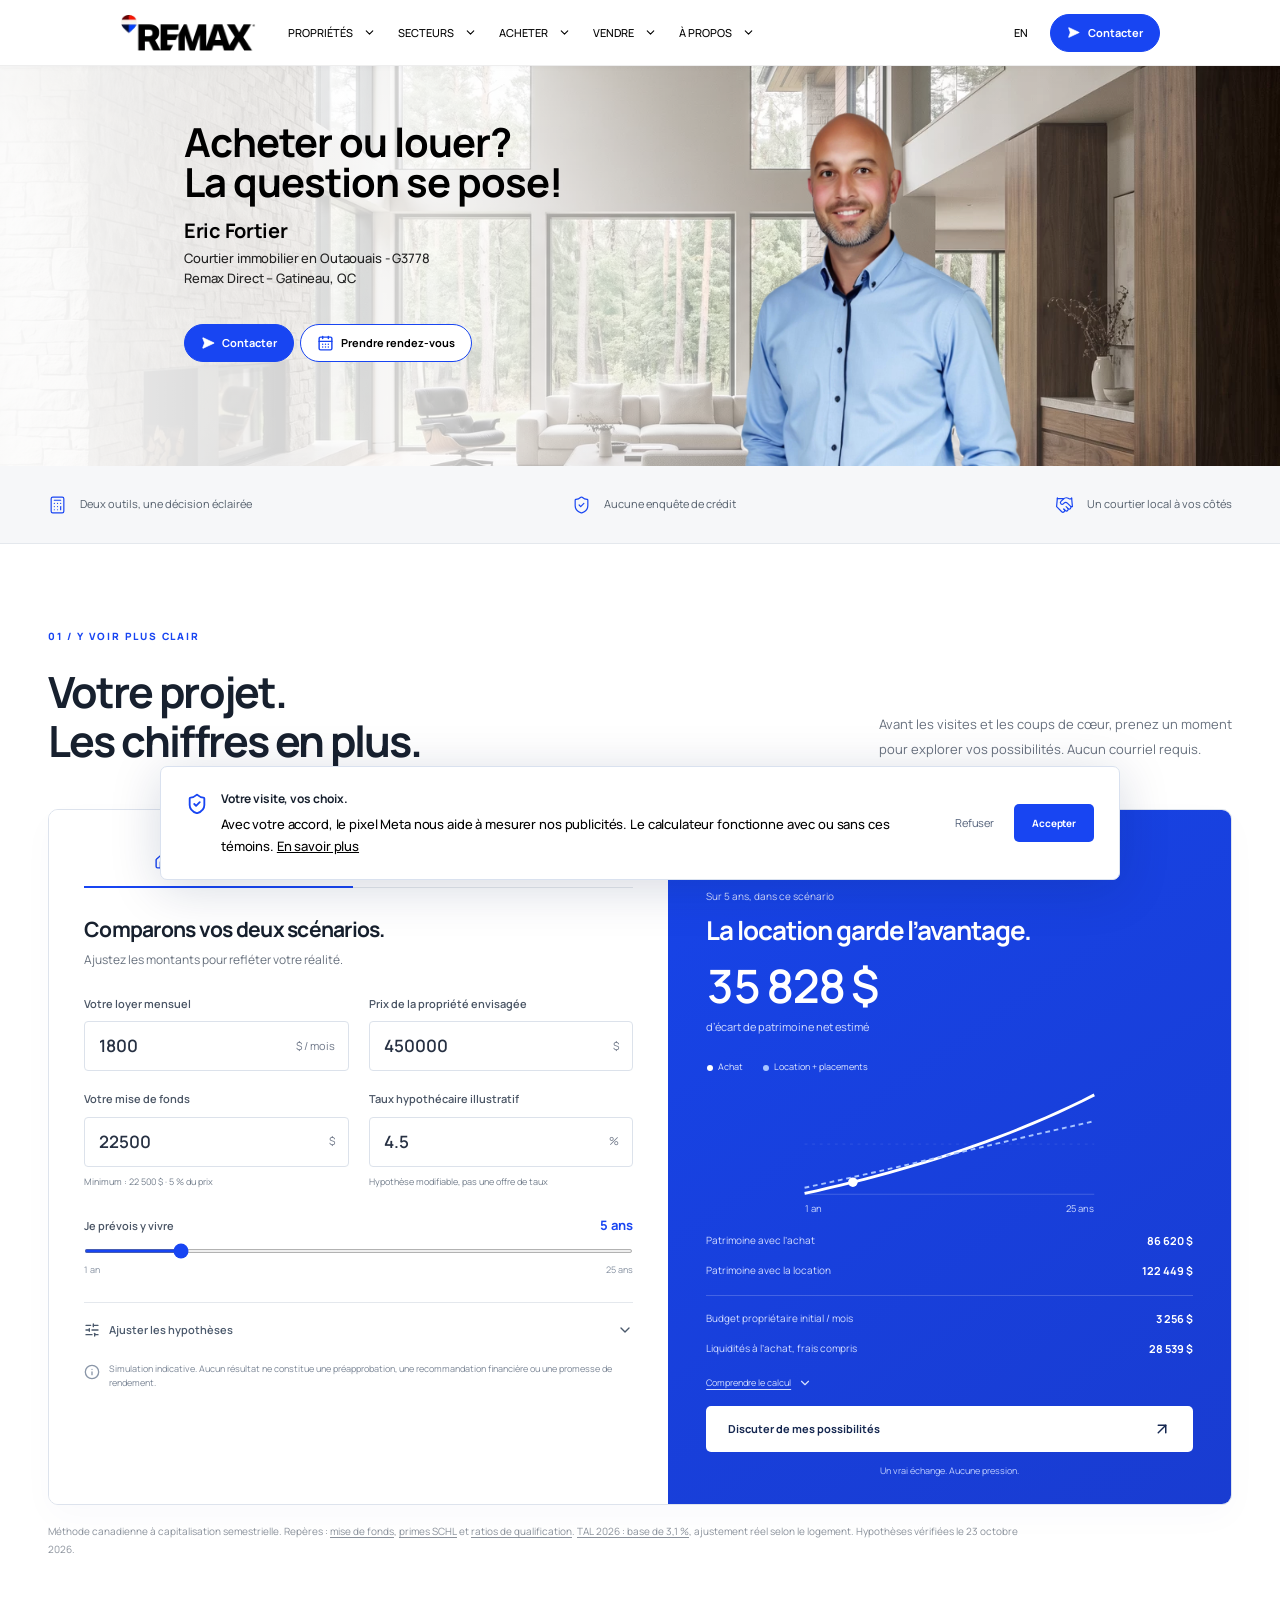
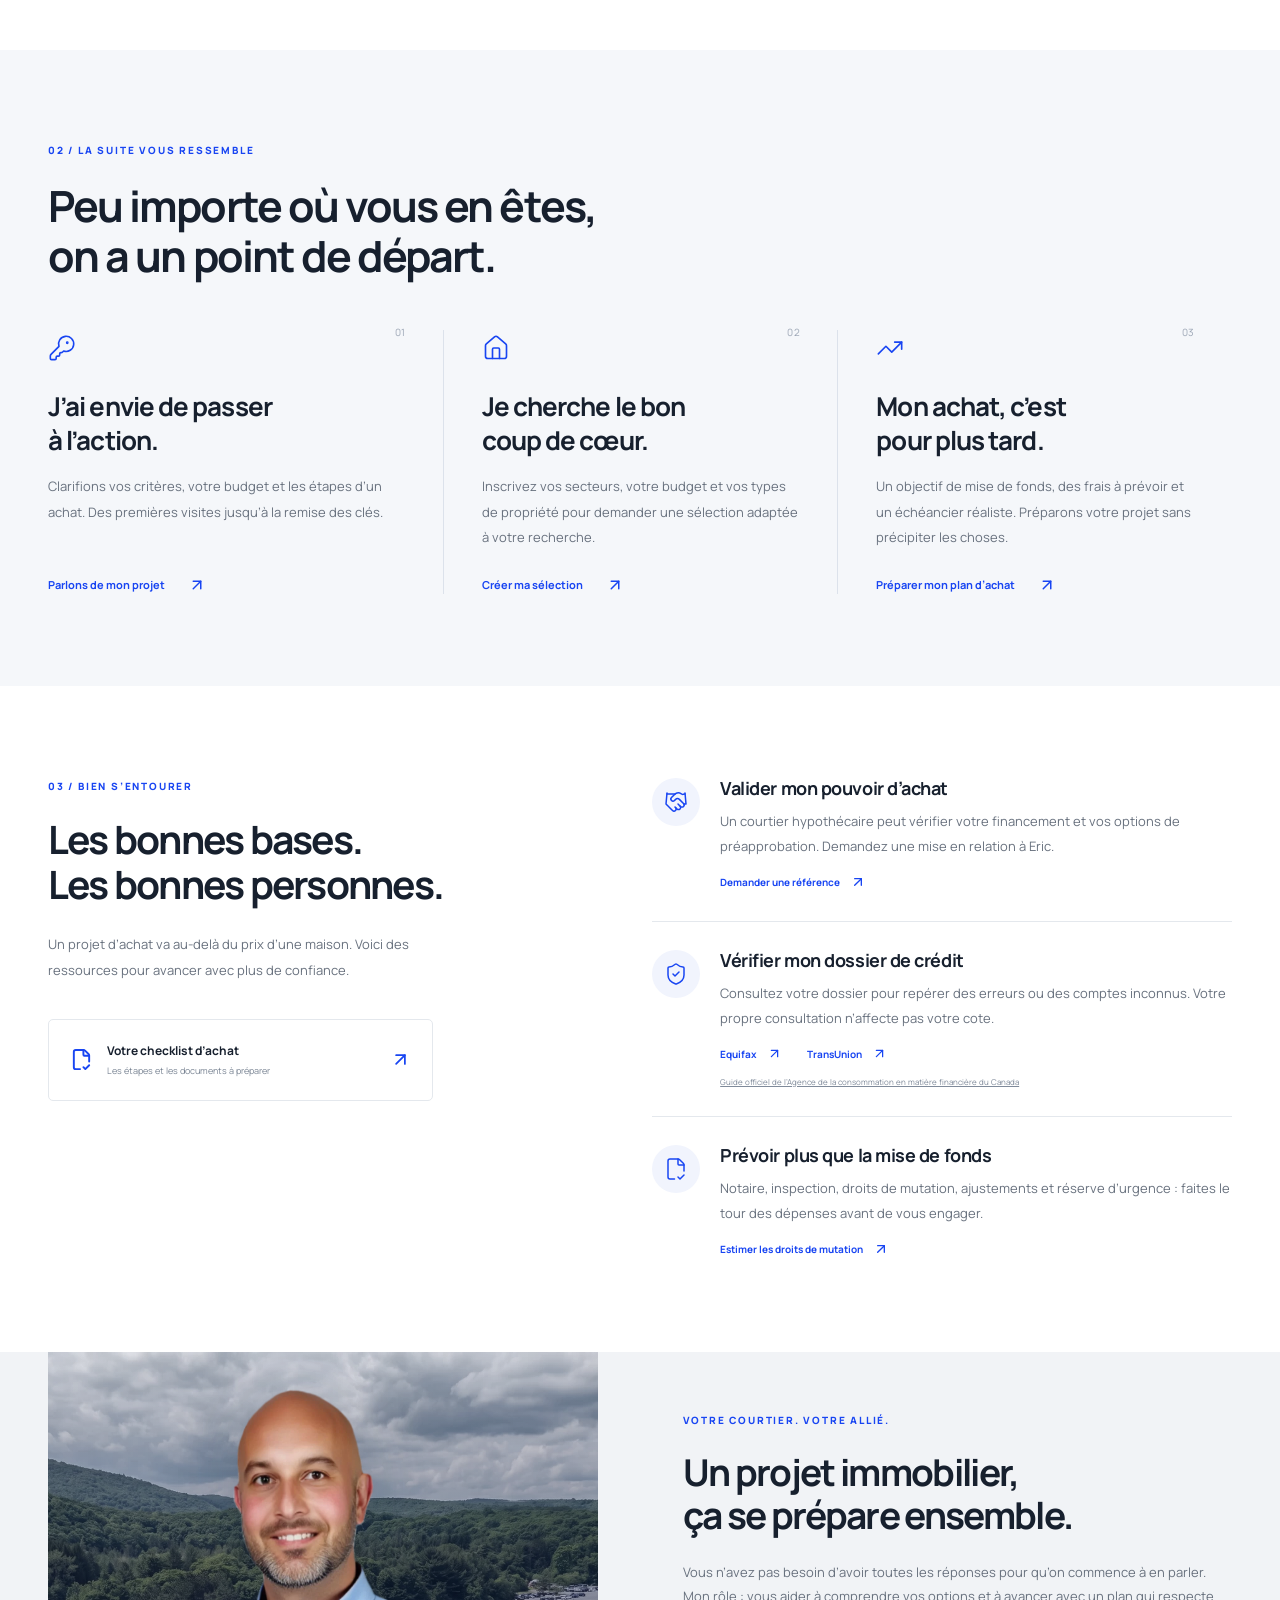
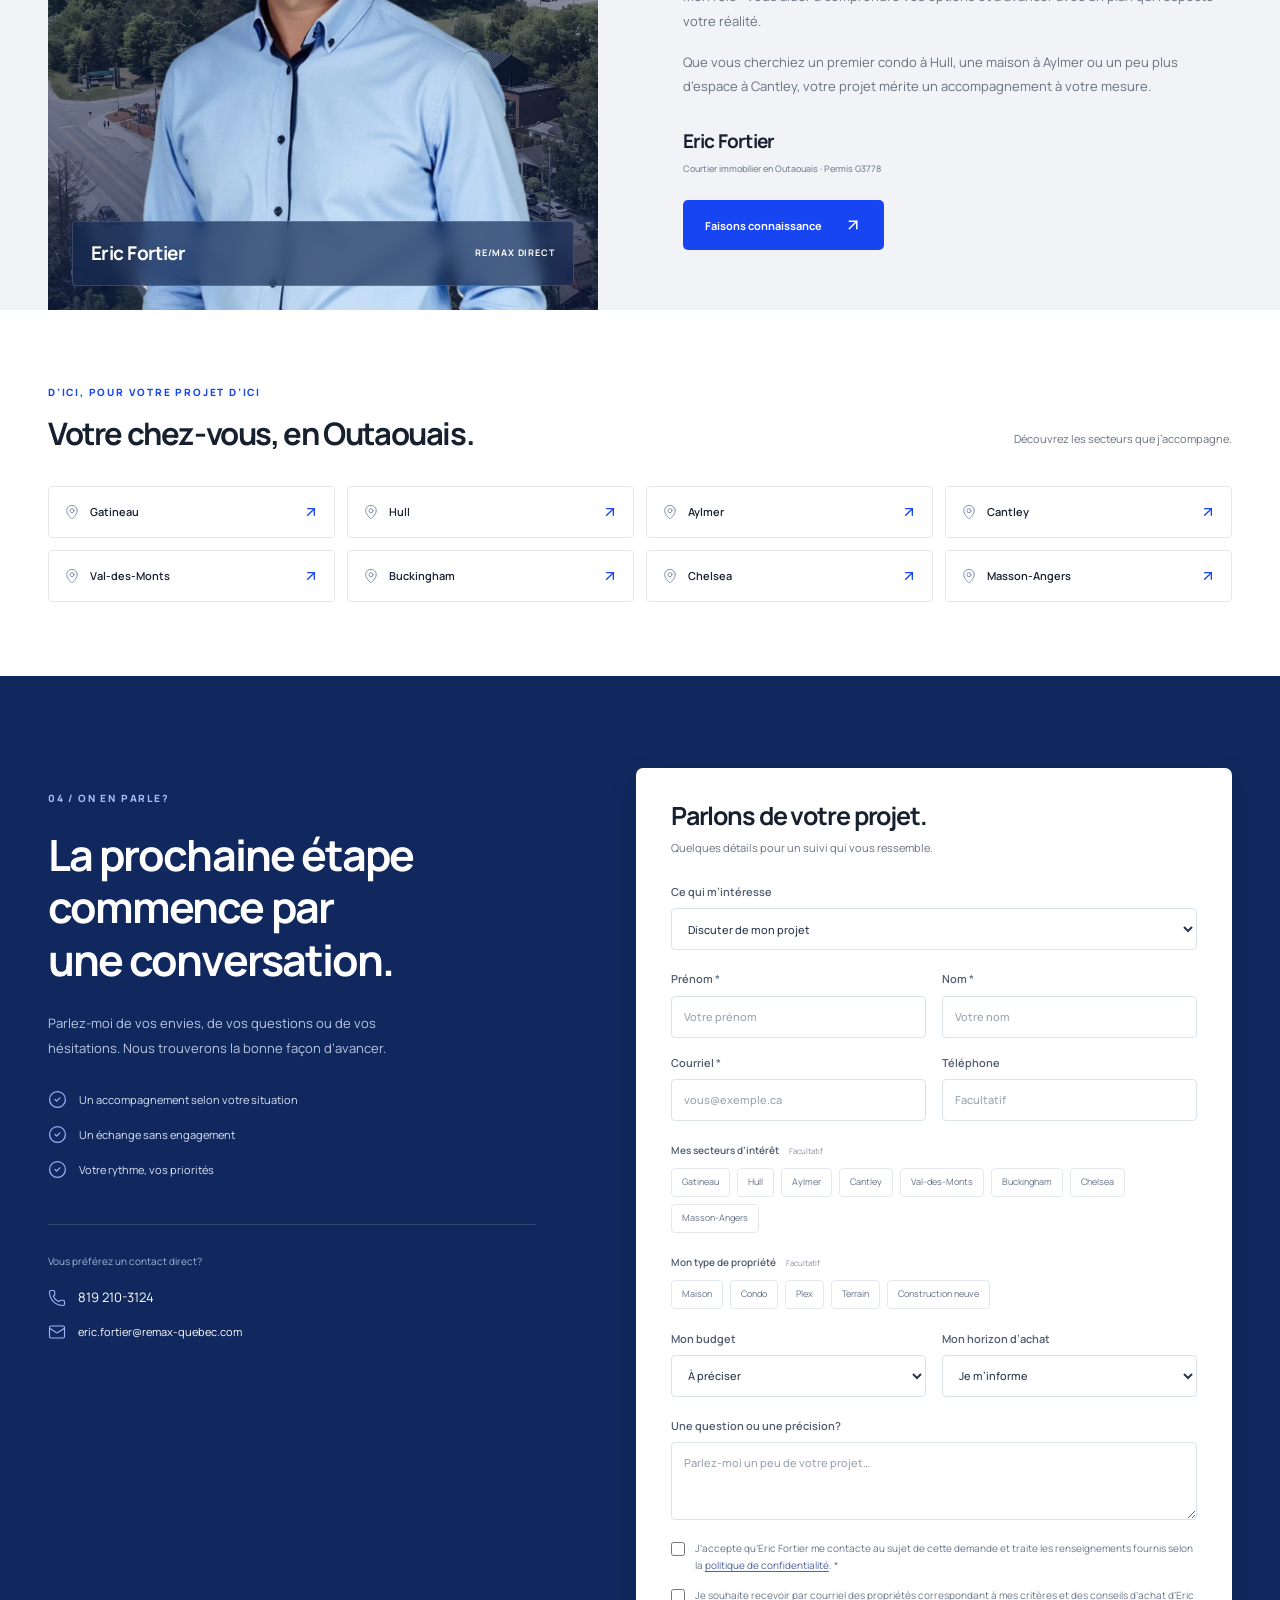
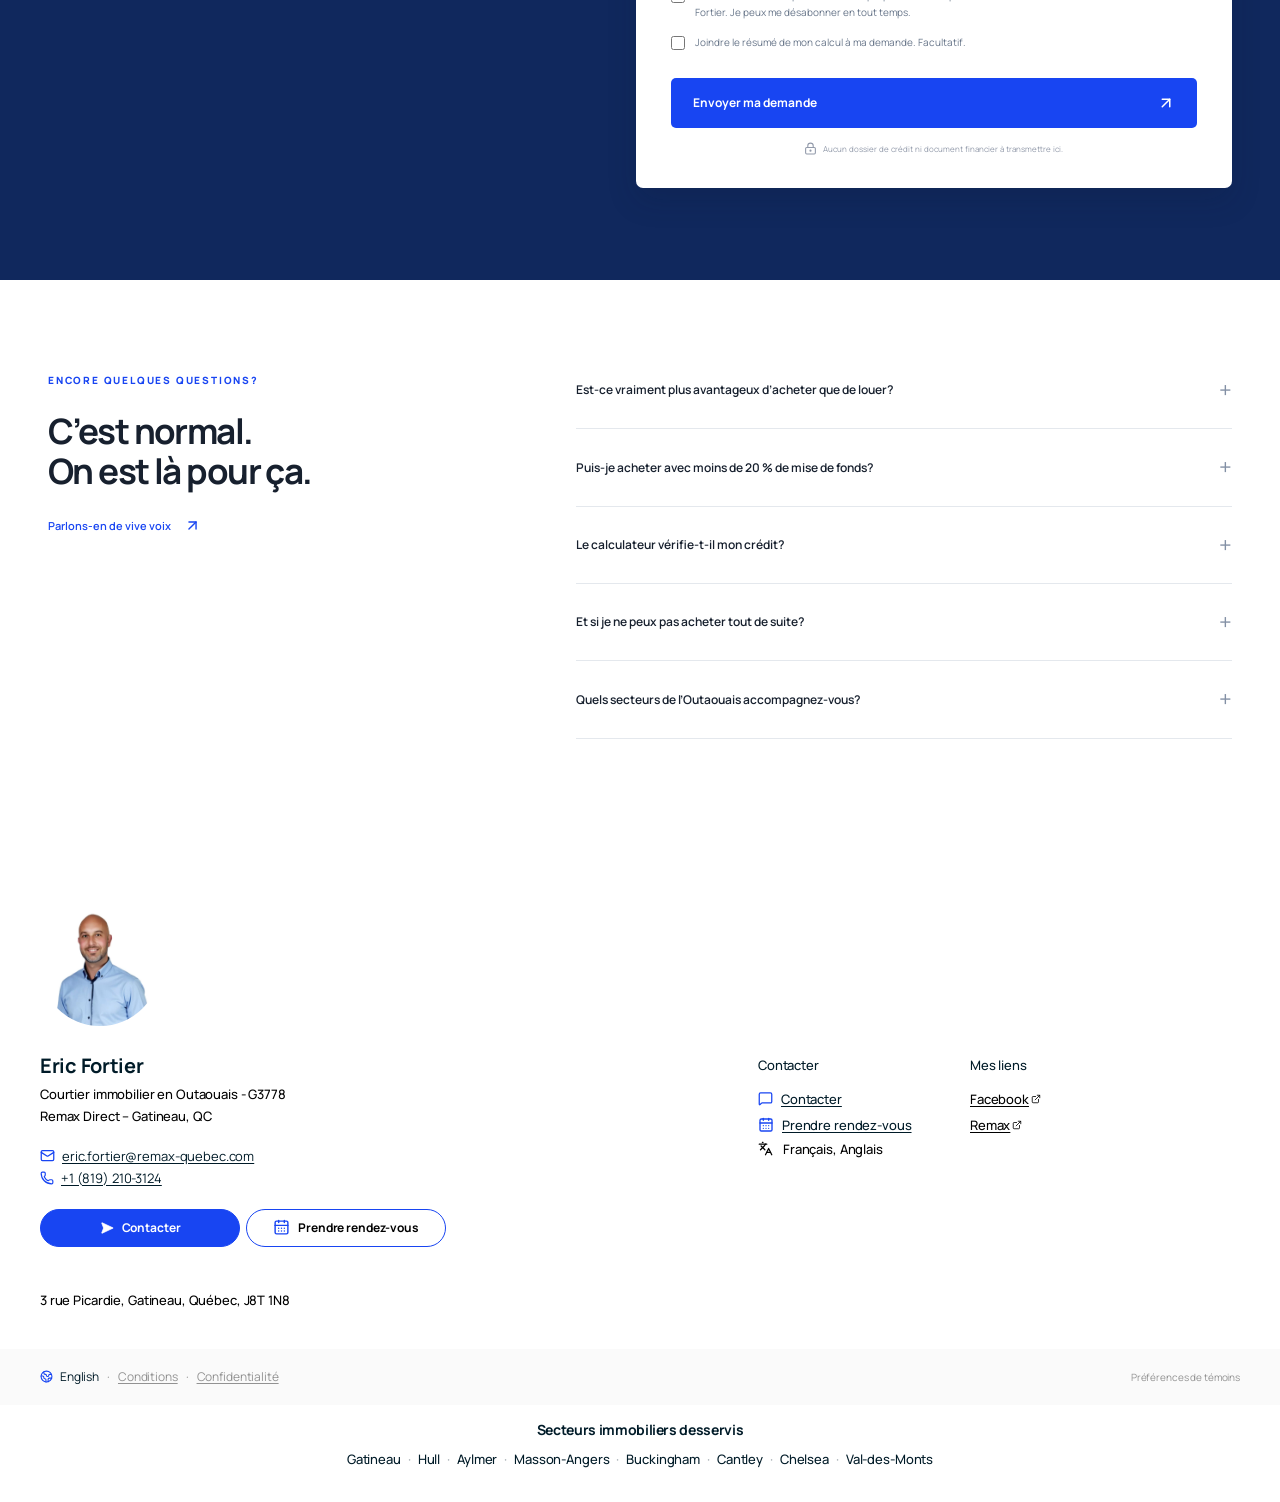
<file: index.html>
<!DOCTYPE html><html lang="fr-CA"><head><meta charSet="utf-8"/><meta name="viewport" content="width=device-width, initial-scale=1"/><link rel="stylesheet" href="/_next/static/css/index.Aq1Fd37B.css" data-rsc-css-href="/_next/static/css/index.Aq1Fd37B.css" data-precedence="vite-rsc/importer-resources"/><link rel="modulepreload" fetchPriority="low" href="/_next/static/chunks/index-C8wMRhrP.js"/><script src="/_next/static/chunks/rolldown-runtime-C60lm6uB.js" type="module" async=""></script><script src="/_next/static/chunks/framework-D_rUT4EX.js" type="module" async=""></script><link rel="modulepreload" href="/_next/static/chunks/layout-segment-context-DI1yPoW7.js" crossorigin=""/><link rel="preload" href="https://fonts.googleapis.com/css2?family=Manrope:wght@400;500;600;700;800&amp;display=swap" as="style"/><link rel="modulepreload" href="/_next/static/chunks/language-provider-DyWtWwou.js" crossorigin=""/><link rel="modulepreload" href="/_next/static/chunks/landing-C8GV1_Lf.js" crossorigin=""/><link rel="modulepreload" href="/_next/static/chunks/createLucideIcon-74KYNtQo.js" crossorigin=""/><link rel="modulepreload" href="/_next/static/chunks/streamed-icons-DNogeH_Z.js" crossorigin=""/><link rel="preconnect" href="https://fonts.googleapis.com"/><link rel="preconnect" href="https://fonts.gstatic.com" crossorigin="anonymous"/><link href="https://fonts.googleapis.com/css2?family=Manrope:wght@400;500;600;700;800&amp;display=swap" rel="stylesheet"/><script>Object.assign(((self[Symbol.for("vinext.navigationRuntime")]??={bootstrap:{routeManifest:null},functions:{}}).bootstrap.rsc??={rsc:[]}),{params:{},nav:{"pathname":"/","searchParams":[]}})</script><link rel="modulepreload" href="/_next/static/chunks/index-C8wMRhrP.js" />
</head><body><script id="landing-schema" type="application/ld+json">[{"@context":"https://schema.org","@type":"RealEstateAgent","name":"Eric Fortier — RE/MAX Direct","url":"https://www.eric-fortier.com/fr","telephone":"+1-819-210-3124","email":"eric.fortier@remax-quebec.com","image":"https://louer-ou-acheter.eric-fortier.com/images/eric-fortier.png","address":{"@type":"PostalAddress","streetAddress":"3 rue Picardie","addressLocality":"Gatineau","addressRegion":"QC","postalCode":"J8T 1N8","addressCountry":"CA"},"areaServed":[{"@type":"Place","name":"Gatineau"},{"@type":"Place","name":"Hull"},{"@type":"Place","name":"Aylmer"},{"@type":"Place","name":"Cantley"},{"@type":"Place","name":"Val-des-Monts"},{"@type":"Place","name":"Buckingham"},{"@type":"Place","name":"Chelsea"},{"@type":"Place","name":"Masson-Angers"}]},{"@context":"https://schema.org","@type":"WebPage","name":"Acheter ou louer en Outaouais? | Calculateur | Eric Fortier","url":"https://louer-ou-acheter.eric-fortier.com/","inLanguage":"fr-CA","description":"Louer ou acheter à Gatineau? Comparez les scénarios, estimez votre pouvoir d’achat et préparez votre projet avec Eric Fortier, courtier immobilier RE/MAX en Outaouais."}]</script><a class="skip-link" href="#calculateur">Aller au calculateur</a><header class="reference-navigation"><div class="reference-navigation-inner"><a href="https://www.eric-fortier.com/fr" class="reference-navigation-logo" aria-label="Eric Fortier — accueil du site professionnel"><img src="/images/logo.png" alt="RE/MAX" width="136" height="42"/></a><nav id="primary-navigation" class="reference-navigation-menu" aria-label="Navigation principale"><ul class="reference-navigation-groups"><li class="reference-navigation-group"><button type="button" id="navigation-trigger-properties" class="reference-navigation-trigger" aria-expanded="false" aria-controls="navigation-properties">PROPRIÉTÉS<svg xmlns="http://www.w3.org/2000/svg" width="13" height="13" viewBox="0 0 24 24" fill="none" stroke="currentColor" stroke-width="2" stroke-linecap="round" stroke-linejoin="round" class="lucide lucide-chevron-down" aria-hidden="true"><path d="m6 9 6 6 6-6"></path></svg></button><ul id="navigation-properties" class="reference-navigation-dropdown" hidden="" aria-labelledby="navigation-trigger-properties"><li><a href="https://www.eric-fortier.com/fr/properties">Toutes les propriétés</a></li><li><a href="https://www.eric-fortier.com/fr/properties">Nouvelles constructions</a></li></ul></li><li class="reference-navigation-group"><button type="button" id="navigation-trigger-areas" class="reference-navigation-trigger" aria-expanded="false" aria-controls="navigation-areas">SECTEURS<svg xmlns="http://www.w3.org/2000/svg" width="13" height="13" viewBox="0 0 24 24" fill="none" stroke="currentColor" stroke-width="2" stroke-linecap="round" stroke-linejoin="round" class="lucide lucide-chevron-down" aria-hidden="true"><path d="m6 9 6 6 6-6"></path></svg></button><ul id="navigation-areas" class="reference-navigation-dropdown" hidden="" aria-labelledby="navigation-trigger-areas"><li><a href="https://www.eric-fortier.com/fr/secteur-gatineau">Gatineau</a></li><li><a href="https://www.eric-fortier.com/fr/secteur-hull">Hull</a></li><li><a href="https://www.eric-fortier.com/fr/secteur-aylmer">Aylmer</a></li><li><a href="https://www.eric-fortier.com/fr/secteur-cantley">Cantley</a></li><li><a href="https://www.eric-fortier.com/fr/secteur-val-des-monts">Val-des-monts</a></li><li><a href="https://www.eric-fortier.com/fr/secteur-buckingham">Buckingham</a></li><li><a href="https://www.eric-fortier.com/fr/secteur-chelsea">Chelsea</a></li><li><a href="https://www.eric-fortier.com/fr/secteur-masson-angers">Masson-Angers</a></li></ul></li><li class="reference-navigation-group"><button type="button" id="navigation-trigger-buy" class="reference-navigation-trigger" aria-expanded="false" aria-controls="navigation-buy">ACHETER<svg xmlns="http://www.w3.org/2000/svg" width="13" height="13" viewBox="0 0 24 24" fill="none" stroke="currentColor" stroke-width="2" stroke-linecap="round" stroke-linejoin="round" class="lucide lucide-chevron-down" aria-hidden="true"><path d="m6 9 6 6 6-6"></path></svg></button><ul id="navigation-buy" class="reference-navigation-dropdown" hidden="" aria-labelledby="navigation-trigger-buy"><li><a href="https://www.eric-fortier.com/fr/acheter">Acheter</a></li><li><a href="https://www.eric-fortier.com/fr/premiers-acheteurs">Premiers acheteurs</a></li><li><a href="https://www.eric-fortier.com/fr/guide-de-lacheteur">Guide de l&#x27;acheteur</a></li><li><a href="https://www.eric-fortier.com/fr/">Stratégie d&#x27;achat</a></li><li><a href="https://www.eric-fortier.com/fr/calculators/mortgage-payment">Calculatrice hypothécaire</a></li><li><a href="https://www.eric-fortier.com/fr/calculators/maximum-mortgage">Calculatrice d&#x27;emprunt maximum</a></li><li><a href="https://www.eric-fortier.com/fr/calculators/welcome-tax">Calculatrice taxe de bienvenue</a></li></ul></li><li class="reference-navigation-group"><button type="button" id="navigation-trigger-sell" class="reference-navigation-trigger" aria-expanded="false" aria-controls="navigation-sell">VENDRE<svg xmlns="http://www.w3.org/2000/svg" width="13" height="13" viewBox="0 0 24 24" fill="none" stroke="currentColor" stroke-width="2" stroke-linecap="round" stroke-linejoin="round" class="lucide lucide-chevron-down" aria-hidden="true"><path d="m6 9 6 6 6-6"></path></svg></button><ul id="navigation-sell" class="reference-navigation-dropdown" hidden="" aria-labelledby="navigation-trigger-sell"><li><a href="https://www.eric-fortier.com/fr/vendre">Vendre</a></li><li><a href="https://www.eric-fortier.com/fr/">Guide du vendeur</a></li><li><a href="https://www.eric-fortier.com/fr/">Stratégie de vente</a></li><li><a href="https://evaluation.eric-fortier.com/">Évaluation immobilière</a></li></ul></li><li class="reference-navigation-group"><button type="button" id="navigation-trigger-about" class="reference-navigation-trigger" aria-expanded="false" aria-controls="navigation-about">À PROPOS<svg xmlns="http://www.w3.org/2000/svg" width="13" height="13" viewBox="0 0 24 24" fill="none" stroke="currentColor" stroke-width="2" stroke-linecap="round" stroke-linejoin="round" class="lucide lucide-chevron-down" aria-hidden="true"><path d="m6 9 6 6 6-6"></path></svg></button><ul id="navigation-about" class="reference-navigation-dropdown" hidden="" aria-labelledby="navigation-trigger-about"><li><a href="https://www.eric-fortier.com/fr/eric-fortier-courtier-immobilier-remax-direct">Eric Fortier inc</a></li><li><a href="https://www.eric-fortier.com/fr/blogs">Conseils et actualités immobilières</a></li><li><a href="#public-profile-contact-info">Contact</a></li></ul></li></ul></nav><div class="reference-navigation-actions"><a class="reference-navigation-language" href="/en/" hrefLang="en-CA" lang="en" aria-label="View this page in English">EN</a><button class="profile-button profile-button-primary reference-navigation-contact" type="button"><svg xmlns="http://www.w3.org/2000/svg" width="13" height="13" viewBox="0 0 24 24" fill="none" stroke="currentColor" stroke-width="2" stroke-linecap="round" stroke-linejoin="round" class="lucide lucide-send-horizontal" aria-hidden="true"><path d="M3.714 3.048a.498.498 0 0 0-.683.627l2.843 7.627a2 2 0 0 1 0 1.396l-2.842 7.627a.498.498 0 0 0 .682.627l18-8.5a.5.5 0 0 0 0-.904z"></path><path d="M6 12h16"></path></svg>Contacter</button><button type="button" class="reference-navigation-toggle" aria-label="Ouvrir le menu" aria-expanded="false" aria-controls="primary-navigation"><svg xmlns="http://www.w3.org/2000/svg" width="23" height="23" viewBox="0 0 24 24" fill="none" stroke="currentColor" stroke-width="2" stroke-linecap="round" stroke-linejoin="round" class="lucide lucide-menu" aria-hidden="true"><path d="M4 5h16"></path><path d="M4 12h16"></path><path d="M4 19h16"></path></svg></button></div></div></header><main><header class="site-masthead" aria-labelledby="hero-title"><img class="site-masthead-background" src="/images/hero.png" alt="" width="1600" height="893" fetchPriority="high"/><div class="site-masthead-overlay" aria-hidden="true"></div><div class="site-masthead-inner"><div class="site-masthead-copy"><h1 id="hero-title">Acheter ou louer?<br/>La question se pose!</h1><div class="site-masthead-identity"><strong>Eric Fortier</strong><p>Courtier immobilier en Outaouais - G3778</p><p>Remax Direct – Gatineau, QC</p></div><div class="profile-actions"><button type="button" class="profile-button profile-button-primary"><svg xmlns="http://www.w3.org/2000/svg" width="14" height="14" viewBox="0 0 24 24" fill="none" stroke="currentColor" stroke-width="2" stroke-linecap="round" stroke-linejoin="round" class="lucide lucide-send-horizontal" aria-hidden="true"><path d="M3.714 3.048a.498.498 0 0 0-.683.627l2.843 7.627a2 2 0 0 1 0 1.396l-2.842 7.627a.498.498 0 0 0 .682.627l18-8.5a.5.5 0 0 0 0-.904z"></path><path d="M6 12h16"></path></svg>Contacter</button><a class="profile-button profile-button-outline" href="https://letstalk.welcomespaces.io/s/nfq73q" target="_blank" rel="noopener noreferrer"><svg xmlns="http://www.w3.org/2000/svg" width="17" height="17" viewBox="0 0 24 24" fill="none" stroke="currentColor" stroke-width="2" stroke-linecap="round" stroke-linejoin="round" class="lucide lucide-calendar-days" aria-hidden="true"><path d="M8 2v3"></path><path d="M16 2v3"></path><rect x="3" y="3" width="18" height="18" rx="2"></rect><path d="M3 9h18"></path><path d="M8 13h.01"></path><path d="M12 13h.01"></path><path d="M16 13h.01"></path><path d="M8 17h.01"></path><path d="M12 17h.01"></path><path d="M16 17h.01"></path></svg>Prendre rendez-vous</a></div></div><img class="site-masthead-portrait" src="/images/eric-fortier.png" alt="Eric Fortier, courtier immobilier en Outaouais" width="456" height="360" fetchPriority="high"/></div></header><div class="promise-strip"><div class="container promise-inner"><div><svg xmlns="http://www.w3.org/2000/svg" width="24" height="24" viewBox="0 0 24 24" fill="none" stroke="currentColor" stroke-width="2" stroke-linecap="round" stroke-linejoin="round" class="lucide lucide-calculator" aria-hidden="true"><rect width="16" height="20" x="4" y="2" rx="2"></rect><line x1="8" x2="16" y1="6" y2="6"></line><line x1="16" x2="16" y1="14" y2="18"></line><path d="M16 10h.01"></path><path d="M12 10h.01"></path><path d="M8 10h.01"></path><path d="M12 14h.01"></path><path d="M8 14h.01"></path><path d="M12 18h.01"></path><path d="M8 18h.01"></path></svg><span>Deux outils, une décision éclairée</span></div><div><svg xmlns="http://www.w3.org/2000/svg" width="24" height="24" viewBox="0 0 24 24" fill="none" stroke="currentColor" stroke-width="2" stroke-linecap="round" stroke-linejoin="round" class="lucide lucide-shield-check" aria-hidden="true"><path d="M20 13c0 5-3.5 7.5-7.66 8.95a1 1 0 0 1-.67-.01C7.5 20.5 4 18 4 13V6a1 1 0 0 1 1-1c2 0 4.5-1.2 6.24-2.72a1.17 1.17 0 0 1 1.52 0C14.51 3.81 17 5 19 5a1 1 0 0 1 1 1z"></path><path d="m9 12 2 2 4-4"></path></svg><span>Aucune enquête de crédit</span></div><div><svg xmlns="http://www.w3.org/2000/svg" width="24" height="24" viewBox="0 0 24 24" fill="none" stroke="currentColor" stroke-width="2" stroke-linecap="round" stroke-linejoin="round" class="lucide lucide-handshake" aria-hidden="true"><path d="m11 17 2 2a1 1 0 1 0 3-3"></path><path d="m14 14 2.5 2.5a1 1 0 1 0 3-3l-3.88-3.88a3 3 0 0 0-4.24 0l-.88.88a1 1 0 1 1-3-3l2.81-2.81a5.79 5.79 0 0 1 7.06-.87l.47.28a2 2 0 0 0 1.42.25L21 4"></path><path d="m21 3 1 11h-2"></path><path d="M3 3 2 14l6.5 6.5a1 1 0 1 0 3-3"></path><path d="M3 4h8"></path></svg><span>Un courtier local à vos côtés</span></div></div></div><section id="calculateur" class="section calculator-section"><div class="container"><div class="section-heading"><div><span class="eyebrow">01 / Y VOIR PLUS CLAIR</span><h2>Votre projet.<br/>Les chiffres en plus.</h2></div><p>Avant les visites et les coups de cœur, prenez un moment<br class="desktop-break"/> pour explorer vos possibilités. Aucun courriel requis.</p></div><div class="calculator-shell"><div class="calculator-inputs"><div class="calc-tabs" role="tablist" aria-label="Choisir un calculateur"><button id="tab-compare" role="tab" aria-selected="true" aria-controls="calculator-panel" tabindex="0" class="active"><svg xmlns="http://www.w3.org/2000/svg" width="17" height="17" viewBox="0 0 24 24" fill="none" stroke="currentColor" stroke-width="2" stroke-linecap="round" stroke-linejoin="round" class="lucide lucide-house" aria-hidden="true"><path d="M15 21v-8a1 1 0 0 0-1-1h-4a1 1 0 0 0-1 1v8"></path><path d="M3 10a2 2 0 0 1 .709-1.528l7-6a2 2 0 0 1 2.582 0l7 6A2 2 0 0 1 21 10v9a2 2 0 0 1-2 2H5a2 2 0 0 1-2-2z"></path></svg> Acheter ou louer?</button><button id="tab-capacity" role="tab" aria-selected="false" aria-controls="calculator-panel" tabindex="-1" class=""><svg xmlns="http://www.w3.org/2000/svg" width="17" height="17" viewBox="0 0 24 24" fill="none" stroke="currentColor" stroke-width="2" stroke-linecap="round" stroke-linejoin="round" class="lucide lucide-key-round" aria-hidden="true"><path d="M2.586 17.414A2 2 0 0 0 2 18.828V21a1 1 0 0 0 1 1h3a1 1 0 0 0 1-1v-1a1 1 0 0 1 1-1h1a1 1 0 0 0 1-1v-1a1 1 0 0 1 1-1h.172a2 2 0 0 0 1.414-.586l.814-.814a6.5 6.5 0 1 0-4-4z"></path><circle cx="16.5" cy="7.5" r=".5" fill="currentColor"></circle></svg> Puis-je acheter?</button></div><div id="calculator-panel" role="tabpanel" aria-labelledby="tab-compare"><h3>Comparons vos deux scénarios.</h3><p class="calc-intro">Ajustez les montants pour refléter votre réalité.</p><div class="fields-grid"><label class="number-field" for="calc-rent"><span>Votre loyer mensuel</span><span class="number-box"><input id="calc-rent" type="number" inputMode="decimal" min="0" max="20000" step="1" value="1800"/><span>$ / mois</span></span></label><label class="number-field" for="calc-price"><span>Prix de la propriété envisagée</span><span class="number-box"><input id="calc-price" type="number" inputMode="decimal" min="50000" max="2000000" step="1000" value="450000"/><span>$</span></span></label><label class="number-field" for="calc-down"><span>Votre mise de fonds</span><span class="number-box"><input id="calc-down" type="number" inputMode="decimal" min="0" max="2000000" step="1000" value="22500"/><span>$</span></span><small>Minimum : 22 500 $ · 5 % du prix</small></label><label class="number-field" for="calc-rate"><span>Taux hypothécaire illustratif</span><span class="number-box"><input id="calc-rate" type="number" inputMode="decimal" min="0" max="20" step="0.1" value="4.5"/><span>%</span></span><small>Hypothèse modifiable, pas une offre de taux</small></label></div><div class="horizon"><div><label for="calc-years">Je prévois y vivre</label><strong>5<!-- --> <!-- -->ans</strong></div><input id="calc-years" type="range" min="1" max="25" value="5"/><div class="range-labels"><span>1 an</span><span>25<!-- --> ans</span></div></div><details class="assumptions"><summary><svg xmlns="http://www.w3.org/2000/svg" width="16" height="16" viewBox="0 0 24 24" fill="none" stroke="currentColor" stroke-width="2" stroke-linecap="round" stroke-linejoin="round" class="lucide lucide-sliders-horizontal" aria-hidden="true"><path d="M10 5H3"></path><path d="M12 19H3"></path><path d="M14 3v4"></path><path d="M16 17v4"></path><path d="M21 12h-9"></path><path d="M21 19h-5"></path><path d="M21 5h-7"></path><path d="M8 10v4"></path><path d="M8 12H3"></path></svg> Ajuster les hypothèses <svg xmlns="http://www.w3.org/2000/svg" width="16" height="16" viewBox="0 0 24 24" fill="none" stroke="currentColor" stroke-width="2" stroke-linecap="round" stroke-linejoin="round" class="lucide lucide-chevron-down" aria-hidden="true"><path d="m6 9 6 6 6-6"></path></svg></summary><div class="fields-grid"><label class="number-field" for="calc-taxes"><span>Taxes municipales et scolaires</span><span class="number-box"><input id="calc-taxes" type="number" inputMode="decimal" min="0" max="50000" step="1" value="3600"/><span>$ / an</span></span></label><label class="number-field" for="calc-condo"><span>Frais de copropriété</span><span class="number-box"><input id="calc-condo" type="number" inputMode="decimal" min="0" max="5000" step="1" value="0"/><span>$ / mois</span></span></label><label class="number-field" for="calc-insurance"><span>Assurance propriétaire</span><span class="number-box"><input id="calc-insurance" type="number" inputMode="decimal" min="0" max="3000" step="1" value="120"/><span>$ / mois</span></span></label><label class="number-field" for="calc-maintenance"><span>Entretien annuel</span><span class="number-box"><input id="calc-maintenance" type="number" inputMode="decimal" min="0" max="10" step="0.1" value="1"/><span>% du prix</span></span></label><label class="number-field" for="calc-closing"><span>Frais d’achat estimés</span><span class="number-box"><input id="calc-closing" type="number" inputMode="decimal" min="0" max="10" step="0.1" value="1"/><span>% du prix</span></span><small>Notaire, mutation, inspection et ajustements; hors taxe sur prime</small></label><label class="number-field" for="calc-appreciation"><span>Valeur de la propriété</span><span class="number-box"><input id="calc-appreciation" type="number" inputMode="decimal" min="-10" max="15" step="0.1" value="2"/><span>% / an</span></span><small>Hausse ou baisse hypothétique</small></label><label class="number-field" for="calc-rentGrowth"><span>Hausse annuelle du loyer</span><span class="number-box"><input id="calc-rentGrowth" type="number" inputMode="decimal" min="0" max="10" step="0.1" value="3.1"/><span>%</span></span><small>Base TAL 2026 : 3,1 %. Hypothèse modifiable pour les années futures.</small></label><label class="number-field" for="calc-returnRate"><span>Rendement net des placements</span><span class="number-box"><input id="calc-returnRate" type="number" inputMode="decimal" min="-10" max="15" step="0.1" value="4"/><span>% / an</span></span><small>Après impôt et frais; peut être négatif</small></label><label class="number-field" for="calc-selling"><span>Frais de revente estimés</span><span class="number-box"><input id="calc-selling" type="number" inputMode="decimal" min="0" max="15" step="0.1" value="4"/><span>%</span></span></label><label class="number-field" for="calc-renterInsurance"><span>Assurance locataire</span><span class="number-box"><input id="calc-renterInsurance" type="number" inputMode="decimal" min="0" max="1000" step="1" value="30"/><span>$ / mois</span></span></label></div><p>Amortissement de 25 ans. Taux fixe supposé sur toute la simulation. Les coûts réels et les taux au renouvellement peuvent varier.</p></details><div class="calc-disclaimer"><svg xmlns="http://www.w3.org/2000/svg" width="16" height="16" viewBox="0 0 24 24" fill="none" stroke="currentColor" stroke-width="2" stroke-linecap="round" stroke-linejoin="round" class="lucide lucide-info" aria-hidden="true"><circle cx="12" cy="12" r="10"></circle><path d="M12 16v-4"></path><path d="M12 8h.01"></path></svg><p>Simulation indicative. Aucun résultat ne constitue une préapprobation, une recommandation financière ou une promesse de rendement.</p></div></div></div><div class="calculator-results" aria-live="polite" aria-atomic="true"><div class="result-kicker"><span class="status-dot"></span> VOTRE SCÉNARIO, EN UN COUP D’ŒIL</div><div class="result-head"><span>Sur <!-- -->5<!-- --> <!-- -->ans<!-- -->, dans ce scénario</span><h3>La location garde l’avantage.</h3><div class="result-amount">35 828 $</div><p>d’écart de patrimoine net estimé</p></div><div class="result-chart"><div class="chart-legend"><span><i class="owner-dot"></i> Achat</span><span><i></i> Location + placements</span></div><svg viewBox="0 0 354 150" role="img" aria-label="Évolution du patrimoine net sur 25 ans, après frais de revente pour l’achat"><line x1="24" y1="126" x2="330" y2="126" stroke="rgba(255,255,255,.18)"></line><line x1="24" y1="73" x2="330" y2="73" stroke="rgba(255,255,255,.1)" stroke-dasharray="3 5"></line><polyline fill="none" stroke="#fff" stroke-width="3" points="24,125.12050965506577 36.75,122.28564267858023 49.5,119.35500986159744 62.25,116.3249180263353 75,113.19151922767018 87.75,109.95080397616223 100.5,106.59859415800408 113.25,103.13053563820733 126,99.54209053272109 138.75,95.82852913452685 151.5,91.98492147807698 164.25,88.00612852573418 177,83.88679295912769 189.75,79.62132955756766 202.5,75.20391514484822 215.25,70.62847808492293 228,65.88868730605068 240.75,60.97794083208389 253.5,55.88935379860331 266.25,50.61574593059194 279,45.14962845728172 291.75,39.4831904387013 304.5,33.60828447729756 317.25,27.49114494652291 330,21"></polyline><polyline fill="none" stroke="#a8c4ff" stroke-width="2" stroke-dasharray="5 4" points="24,119.06830583827058 36.75,116.32252991683357 49.5,113.54387068712111 62.25,110.7337111641499 75,107.89357959166026 87.75,105.02515816360406 100.5,102.13029218727837 113.25,99.21099970869712 126,96.26948162170842 138.75,93.30813228332042 151.5,90.32955065869385 164.25,87.33655202029925 177,84.3321802268198 189.75,81.31972060851115 202.5,78.30271348690852 215.25,75.28496835800044 228,72.27057876927057 240.75,69.26393792234637 253.5,66.26975503438744 266.25,63.29307249279982 279,60.33928383937966 291.75,57.41415262156964 304.5,54.52383215016005 317.25,51.64961936421629 330,48.67560413878489"></polyline><circle cx="75" cy="113.19151922767018" r="5" fill="white"></circle><text x="24" y="145" fill="#cbd8ff" font-size="10">1 an</text><text x="330" y="145" fill="#cbd8ff" font-size="10" text-anchor="end">25<!-- --> ans</text></svg></div><div class="result-details"><div><span>Patrimoine avec l’achat</span><strong>86 620 $</strong></div><div><span>Patrimoine avec la location</span><strong>122 449 $</strong></div><div class="result-rule"><span>Budget propriétaire initial / mois</span><strong>3 256 $</strong></div><div><span>Liquidités à l’achat, frais compris</span><strong>28 539 $</strong></div></div><button class="result-method" aria-expanded="false">Comprendre le calcul <svg xmlns="http://www.w3.org/2000/svg" width="14" height="14" viewBox="0 0 24 24" fill="none" stroke="currentColor" stroke-width="2" stroke-linecap="round" stroke-linejoin="round" class="lucide lucide-chevron-down" aria-hidden="true"><path d="m6 9 6 6 6-6"></path></svg></button><button class="btn btn-white result-cta">Discuter de mes possibilités <svg xmlns="http://www.w3.org/2000/svg" width="18" height="18" viewBox="0 0 24 24" fill="none" stroke="currentColor" stroke-width="2" stroke-linecap="round" stroke-linejoin="round" class="lucide lucide-arrow-up-right" aria-hidden="true"><path d="M7 7h10v10"></path><path d="M7 17 17 7"></path></svg></button><span class="result-footer">Un vrai échange. Aucune pression.</span></div></div><p class="calculator-source">Méthode canadienne à capitalisation semestrielle. Repères : <a href="https://www.canada.ca/fr/agence-consommation-matiere-financiere/services/hypotheques/combien-mise-de-fonds.html" target="_blank" rel="noopener noreferrer">mise de fonds</a>, <a href="https://www.cmhc-schl.gc.ca/consommateurs/acheter-une-maison/assurance-pret-hypothecaire-pour-les-consommateurs/couts-de-lassurance-pret-hypothecaire-schl" target="_blank" rel="noopener noreferrer">primes SCHL</a> et <a href="https://www.cmhc-schl.gc.ca/professionnels/financement-de-projets-et-financement-hypothecaire/assurance-pret-hypothecaire/aph-po-et-petits-immeubles-locatifs/premier-chez-soi" target="_blank" rel="noopener noreferrer">ratios de qualification</a>. <a href="https://www.tal.gouv.qc.ca/fr/reconduction-du-bail-et-fixation-de-loyer/pourcentages-applicables-aux-criteres-de-fixation-de-loyer" target="_blank" rel="noopener noreferrer">TAL 2026 : base de 3,1 %</a>, ajustement réel selon le logement. Hypothèses vérifiées le 23 octobre 2026.</p></div></section><section id="accompagnement" class="section accompaniment"><div class="container"><div class="section-heading"><div><span class="eyebrow">02 / LA SUITE VOUS RESSEMBLE</span><h2>Peu importe où vous en êtes,<br/>on a un point de départ.</h2></div></div><div class="pathways"><article><span class="path-number">01</span><svg xmlns="http://www.w3.org/2000/svg" width="28" height="28" viewBox="0 0 24 24" fill="none" stroke="currentColor" stroke-width="2" stroke-linecap="round" stroke-linejoin="round" class="lucide lucide-key-round" aria-hidden="true"><path d="M2.586 17.414A2 2 0 0 0 2 18.828V21a1 1 0 0 0 1 1h3a1 1 0 0 0 1-1v-1a1 1 0 0 1 1-1h1a1 1 0 0 0 1-1v-1a1 1 0 0 1 1-1h.172a2 2 0 0 0 1.414-.586l.814-.814a6.5 6.5 0 1 0-4-4z"></path><circle cx="16.5" cy="7.5" r=".5" fill="currentColor"></circle></svg><h3>J’ai envie de passer<br/>à l’action.</h3><p>Clarifions vos critères, votre budget et les étapes d’un achat. Des premières visites jusqu’à la remise des clés.</p><button>Parlons de mon projet <svg xmlns="http://www.w3.org/2000/svg" width="18" height="18" viewBox="0 0 24 24" fill="none" stroke="currentColor" stroke-width="2" stroke-linecap="round" stroke-linejoin="round" class="lucide lucide-arrow-up-right" aria-hidden="true"><path d="M7 7h10v10"></path><path d="M7 17 17 7"></path></svg></button></article><article><span class="path-number">02</span><svg xmlns="http://www.w3.org/2000/svg" width="28" height="28" viewBox="0 0 24 24" fill="none" stroke="currentColor" stroke-width="2" stroke-linecap="round" stroke-linejoin="round" class="lucide lucide-house" aria-hidden="true"><path d="M15 21v-8a1 1 0 0 0-1-1h-4a1 1 0 0 0-1 1v8"></path><path d="M3 10a2 2 0 0 1 .709-1.528l7-6a2 2 0 0 1 2.582 0l7 6A2 2 0 0 1 21 10v9a2 2 0 0 1-2 2H5a2 2 0 0 1-2-2z"></path></svg><h3>Je cherche le bon<br/>coup de cœur.</h3><p>Inscrivez vos secteurs, votre budget et vos types de propriété pour demander une sélection adaptée à votre recherche.</p><button>Créer ma sélection <svg xmlns="http://www.w3.org/2000/svg" width="18" height="18" viewBox="0 0 24 24" fill="none" stroke="currentColor" stroke-width="2" stroke-linecap="round" stroke-linejoin="round" class="lucide lucide-arrow-up-right" aria-hidden="true"><path d="M7 7h10v10"></path><path d="M7 17 17 7"></path></svg></button></article><article><span class="path-number">03</span><svg xmlns="http://www.w3.org/2000/svg" width="28" height="28" viewBox="0 0 24 24" fill="none" stroke="currentColor" stroke-width="2" stroke-linecap="round" stroke-linejoin="round" class="lucide lucide-trending-up" aria-hidden="true"><path d="M16 7h6v6"></path><path d="m22 7-8.5 8.5-5-5L2 17"></path></svg><h3>Mon achat, c’est<br/>pour plus tard.</h3><p>Un objectif de mise de fonds, des frais à prévoir et un échéancier réaliste. Préparons votre projet sans précipiter les choses.</p><button>Préparer mon plan d’achat <svg xmlns="http://www.w3.org/2000/svg" width="18" height="18" viewBox="0 0 24 24" fill="none" stroke="currentColor" stroke-width="2" stroke-linecap="round" stroke-linejoin="round" class="lucide lucide-arrow-up-right" aria-hidden="true"><path d="M7 7h10v10"></path><path d="M7 17 17 7"></path></svg></button></article></div></div></section><section id="ressources" class="section resources"><div class="container resources-grid"><div class="resources-lead"><span class="eyebrow">03 / BIEN S’ENTOURER</span><h2>Les bonnes bases.<br/>Les bonnes personnes.</h2><p>Un projet d’achat va au-delà du prix d’une maison. Voici des ressources pour avancer avec plus de confiance.</p><a class="guide-link" href="/guide-acheteur/"><svg xmlns="http://www.w3.org/2000/svg" width="23" height="23" viewBox="0 0 24 24" fill="none" stroke="currentColor" stroke-width="2" stroke-linecap="round" stroke-linejoin="round" class="lucide lucide-file-check-corner" aria-hidden="true"><path d="M10.5 22H6a2 2 0 0 1-2-2V4a2 2 0 0 1 2-2h8a2.4 2.4 0 0 1 1.706.706l3.588 3.588A2.4 2.4 0 0 1 20 8v6"></path><path d="M14 2v5a1 1 0 0 0 1 1h5"></path><path d="m14 20 2 2 4-4"></path></svg><div><strong>Votre checklist d’achat</strong><span>Les étapes et les documents à préparer</span></div><svg xmlns="http://www.w3.org/2000/svg" width="21" height="21" viewBox="0 0 24 24" fill="none" stroke="currentColor" stroke-width="2" stroke-linecap="round" stroke-linejoin="round" class="lucide lucide-arrow-up-right" aria-hidden="true"><path d="M7 7h10v10"></path><path d="M7 17 17 7"></path></svg></a></div><div class="resource-list"><article><div class="resource-icon"><svg xmlns="http://www.w3.org/2000/svg" width="24" height="24" viewBox="0 0 24 24" fill="none" stroke="currentColor" stroke-width="2" stroke-linecap="round" stroke-linejoin="round" class="lucide lucide-handshake" aria-hidden="true"><path d="m11 17 2 2a1 1 0 1 0 3-3"></path><path d="m14 14 2.5 2.5a1 1 0 1 0 3-3l-3.88-3.88a3 3 0 0 0-4.24 0l-.88.88a1 1 0 1 1-3-3l2.81-2.81a5.79 5.79 0 0 1 7.06-.87l.47.28a2 2 0 0 0 1.42.25L21 4"></path><path d="m21 3 1 11h-2"></path><path d="M3 3 2 14l6.5 6.5a1 1 0 1 0 3-3"></path><path d="M3 4h8"></path></svg></div><div><h3>Valider mon pouvoir d’achat</h3><p>Un courtier hypothécaire peut vérifier votre financement et vos options de préapprobation. Demandez une mise en relation à Eric.</p><button>Demander une référence <svg xmlns="http://www.w3.org/2000/svg" width="16" height="16" viewBox="0 0 24 24" fill="none" stroke="currentColor" stroke-width="2" stroke-linecap="round" stroke-linejoin="round" class="lucide lucide-arrow-up-right" aria-hidden="true"><path d="M7 7h10v10"></path><path d="M7 17 17 7"></path></svg></button></div></article><article><div class="resource-icon"><svg xmlns="http://www.w3.org/2000/svg" width="24" height="24" viewBox="0 0 24 24" fill="none" stroke="currentColor" stroke-width="2" stroke-linecap="round" stroke-linejoin="round" class="lucide lucide-shield-check" aria-hidden="true"><path d="M20 13c0 5-3.5 7.5-7.66 8.95a1 1 0 0 1-.67-.01C7.5 20.5 4 18 4 13V6a1 1 0 0 1 1-1c2 0 4.5-1.2 6.24-2.72a1.17 1.17 0 0 1 1.52 0C14.51 3.81 17 5 19 5a1 1 0 0 1 1 1z"></path><path d="m9 12 2 2 4-4"></path></svg></div><div><h3>Vérifier mon dossier de crédit</h3><p>Consultez votre dossier pour repérer des erreurs ou des comptes inconnus. Votre propre consultation n’affecte pas votre cote.</p><div class="credit-links"><a href="https://www.equifax.ca/fr/personnel/produits/dossier-de-cr%C3%A9dit-de-consommateur" target="_blank" rel="noopener noreferrer">Equifax <svg xmlns="http://www.w3.org/2000/svg" width="15" height="15" viewBox="0 0 24 24" fill="none" stroke="currentColor" stroke-width="2" stroke-linecap="round" stroke-linejoin="round" class="lucide lucide-arrow-up-right" aria-hidden="true"><path d="M7 7h10v10"></path><path d="M7 17 17 7"></path></svg></a><a href="https://www.transunion.ca/fr/product/version-consommateur#articleSection2" target="_blank" rel="noopener noreferrer">TransUnion <svg xmlns="http://www.w3.org/2000/svg" width="15" height="15" viewBox="0 0 24 24" fill="none" stroke="currentColor" stroke-width="2" stroke-linecap="round" stroke-linejoin="round" class="lucide lucide-arrow-up-right" aria-hidden="true"><path d="M7 7h10v10"></path><path d="M7 17 17 7"></path></svg></a></div><a class="source-link" href="https://www.canada.ca/fr/agence-consommation-matiere-financiere/services/dossier-pointage-credit/commander-dossier-credit.html" target="_blank" rel="noopener noreferrer">Guide officiel de l’Agence de la consommation en matière financière du Canada</a></div></article><article><div class="resource-icon"><svg xmlns="http://www.w3.org/2000/svg" width="24" height="24" viewBox="0 0 24 24" fill="none" stroke="currentColor" stroke-width="2" stroke-linecap="round" stroke-linejoin="round" class="lucide lucide-file-check-corner" aria-hidden="true"><path d="M10.5 22H6a2 2 0 0 1-2-2V4a2 2 0 0 1 2-2h8a2.4 2.4 0 0 1 1.706.706l3.588 3.588A2.4 2.4 0 0 1 20 8v6"></path><path d="M14 2v5a1 1 0 0 0 1 1h5"></path><path d="m14 20 2 2 4-4"></path></svg></div><div><h3>Prévoir plus que la mise de fonds</h3><p>Notaire, inspection, droits de mutation, ajustements et réserve d’urgence : faites le tour des dépenses avant de vous engager.</p><a href="https://www.eric-fortier.com/fr/calculators/welcome-tax" target="_blank" rel="noopener noreferrer">Estimer les droits de mutation <svg xmlns="http://www.w3.org/2000/svg" width="16" height="16" viewBox="0 0 24 24" fill="none" stroke="currentColor" stroke-width="2" stroke-linecap="round" stroke-linejoin="round" class="lucide lucide-arrow-up-right" aria-hidden="true"><path d="M7 7h10v10"></path><path d="M7 17 17 7"></path></svg></a></div></article></div></div></section><section class="broker-section"><div class="container broker-grid"><div class="broker-visual"><img class="broker-background" src="/images/chelsea.png" alt="Paysage du secteur Chelsea en Outaouais" loading="lazy"/><div class="broker-photo-shade"></div><img class="broker-portrait" src="/images/eric-fortier.png" alt="Eric Fortier, courtier immobilier RE/MAX Direct" loading="lazy"/><div class="broker-nameplate"><strong>Eric Fortier</strong><span>RE/MAX DIRECT</span></div></div><div class="broker-copy"><span class="eyebrow">VOTRE COURTIER. VOTRE ALLIÉ.</span><h2>Un projet immobilier,<br/>ça se prépare ensemble.</h2><p>Vous n’avez pas besoin d’avoir toutes les réponses pour qu’on commence à en parler. Mon rôle : vous aider à comprendre vos options et à avancer avec un plan qui respecte votre réalité.</p><p>Que vous cherchiez un premier condo à Hull, une maison à Aylmer ou un peu plus d’espace à Cantley, votre projet mérite un accompagnement à votre mesure.</p><div class="broker-signature">Eric Fortier<span>Courtier immobilier en Outaouais · Permis G3778</span></div><button class="btn btn-blue">Faisons connaissance <svg xmlns="http://www.w3.org/2000/svg" width="18" height="18" viewBox="0 0 24 24" fill="none" stroke="currentColor" stroke-width="2" stroke-linecap="round" stroke-linejoin="round" class="lucide lucide-arrow-up-right" aria-hidden="true"><path d="M7 7h10v10"></path><path d="M7 17 17 7"></path></svg></button></div></div></section><section class="section regions"><div class="container"><div class="region-heading"><div><span class="eyebrow">D’ICI, POUR VOTRE PROJET D’ICI</span><h2>Votre chez-vous, en Outaouais.</h2></div><p>Découvrez les secteurs que j’accompagne.</p></div><div class="sector-links"><a href="https://www.eric-fortier.com/fr/secteur-gatineau" target="_blank" rel="noopener noreferrer"><svg xmlns="http://www.w3.org/2000/svg" width="16" height="16" viewBox="0 0 24 24" fill="none" stroke="currentColor" stroke-width="2" stroke-linecap="round" stroke-linejoin="round" class="lucide lucide-map-pin" aria-hidden="true"><path d="M20 10c0 4.993-5.539 10.193-7.399 11.799a1 1 0 0 1-1.202 0C9.539 20.193 4 14.993 4 10a8 8 0 0 1 16 0"></path><circle cx="12" cy="10" r="3"></circle></svg>Gatineau<svg xmlns="http://www.w3.org/2000/svg" width="16" height="16" viewBox="0 0 24 24" fill="none" stroke="currentColor" stroke-width="2" stroke-linecap="round" stroke-linejoin="round" class="lucide lucide-arrow-up-right" aria-hidden="true"><path d="M7 7h10v10"></path><path d="M7 17 17 7"></path></svg></a><a href="https://www.eric-fortier.com/fr/secteur-hull" target="_blank" rel="noopener noreferrer"><svg xmlns="http://www.w3.org/2000/svg" width="16" height="16" viewBox="0 0 24 24" fill="none" stroke="currentColor" stroke-width="2" stroke-linecap="round" stroke-linejoin="round" class="lucide lucide-map-pin" aria-hidden="true"><path d="M20 10c0 4.993-5.539 10.193-7.399 11.799a1 1 0 0 1-1.202 0C9.539 20.193 4 14.993 4 10a8 8 0 0 1 16 0"></path><circle cx="12" cy="10" r="3"></circle></svg>Hull<svg xmlns="http://www.w3.org/2000/svg" width="16" height="16" viewBox="0 0 24 24" fill="none" stroke="currentColor" stroke-width="2" stroke-linecap="round" stroke-linejoin="round" class="lucide lucide-arrow-up-right" aria-hidden="true"><path d="M7 7h10v10"></path><path d="M7 17 17 7"></path></svg></a><a href="https://www.eric-fortier.com/fr/secteur-aylmer" target="_blank" rel="noopener noreferrer"><svg xmlns="http://www.w3.org/2000/svg" width="16" height="16" viewBox="0 0 24 24" fill="none" stroke="currentColor" stroke-width="2" stroke-linecap="round" stroke-linejoin="round" class="lucide lucide-map-pin" aria-hidden="true"><path d="M20 10c0 4.993-5.539 10.193-7.399 11.799a1 1 0 0 1-1.202 0C9.539 20.193 4 14.993 4 10a8 8 0 0 1 16 0"></path><circle cx="12" cy="10" r="3"></circle></svg>Aylmer<svg xmlns="http://www.w3.org/2000/svg" width="16" height="16" viewBox="0 0 24 24" fill="none" stroke="currentColor" stroke-width="2" stroke-linecap="round" stroke-linejoin="round" class="lucide lucide-arrow-up-right" aria-hidden="true"><path d="M7 7h10v10"></path><path d="M7 17 17 7"></path></svg></a><a href="https://www.eric-fortier.com/fr/secteur-cantley" target="_blank" rel="noopener noreferrer"><svg xmlns="http://www.w3.org/2000/svg" width="16" height="16" viewBox="0 0 24 24" fill="none" stroke="currentColor" stroke-width="2" stroke-linecap="round" stroke-linejoin="round" class="lucide lucide-map-pin" aria-hidden="true"><path d="M20 10c0 4.993-5.539 10.193-7.399 11.799a1 1 0 0 1-1.202 0C9.539 20.193 4 14.993 4 10a8 8 0 0 1 16 0"></path><circle cx="12" cy="10" r="3"></circle></svg>Cantley<svg xmlns="http://www.w3.org/2000/svg" width="16" height="16" viewBox="0 0 24 24" fill="none" stroke="currentColor" stroke-width="2" stroke-linecap="round" stroke-linejoin="round" class="lucide lucide-arrow-up-right" aria-hidden="true"><path d="M7 7h10v10"></path><path d="M7 17 17 7"></path></svg></a><a href="https://www.eric-fortier.com/fr/secteur-val-des-monts" target="_blank" rel="noopener noreferrer"><svg xmlns="http://www.w3.org/2000/svg" width="16" height="16" viewBox="0 0 24 24" fill="none" stroke="currentColor" stroke-width="2" stroke-linecap="round" stroke-linejoin="round" class="lucide lucide-map-pin" aria-hidden="true"><path d="M20 10c0 4.993-5.539 10.193-7.399 11.799a1 1 0 0 1-1.202 0C9.539 20.193 4 14.993 4 10a8 8 0 0 1 16 0"></path><circle cx="12" cy="10" r="3"></circle></svg>Val-des-Monts<svg xmlns="http://www.w3.org/2000/svg" width="16" height="16" viewBox="0 0 24 24" fill="none" stroke="currentColor" stroke-width="2" stroke-linecap="round" stroke-linejoin="round" class="lucide lucide-arrow-up-right" aria-hidden="true"><path d="M7 7h10v10"></path><path d="M7 17 17 7"></path></svg></a><a href="https://www.eric-fortier.com/fr/secteur-buckingham" target="_blank" rel="noopener noreferrer"><svg xmlns="http://www.w3.org/2000/svg" width="16" height="16" viewBox="0 0 24 24" fill="none" stroke="currentColor" stroke-width="2" stroke-linecap="round" stroke-linejoin="round" class="lucide lucide-map-pin" aria-hidden="true"><path d="M20 10c0 4.993-5.539 10.193-7.399 11.799a1 1 0 0 1-1.202 0C9.539 20.193 4 14.993 4 10a8 8 0 0 1 16 0"></path><circle cx="12" cy="10" r="3"></circle></svg>Buckingham<svg xmlns="http://www.w3.org/2000/svg" width="16" height="16" viewBox="0 0 24 24" fill="none" stroke="currentColor" stroke-width="2" stroke-linecap="round" stroke-linejoin="round" class="lucide lucide-arrow-up-right" aria-hidden="true"><path d="M7 7h10v10"></path><path d="M7 17 17 7"></path></svg></a><a href="https://www.eric-fortier.com/fr/secteur-chelsea" target="_blank" rel="noopener noreferrer"><svg xmlns="http://www.w3.org/2000/svg" width="16" height="16" viewBox="0 0 24 24" fill="none" stroke="currentColor" stroke-width="2" stroke-linecap="round" stroke-linejoin="round" class="lucide lucide-map-pin" aria-hidden="true"><path d="M20 10c0 4.993-5.539 10.193-7.399 11.799a1 1 0 0 1-1.202 0C9.539 20.193 4 14.993 4 10a8 8 0 0 1 16 0"></path><circle cx="12" cy="10" r="3"></circle></svg>Chelsea<svg xmlns="http://www.w3.org/2000/svg" width="16" height="16" viewBox="0 0 24 24" fill="none" stroke="currentColor" stroke-width="2" stroke-linecap="round" stroke-linejoin="round" class="lucide lucide-arrow-up-right" aria-hidden="true"><path d="M7 7h10v10"></path><path d="M7 17 17 7"></path></svg></a><a href="https://www.eric-fortier.com/fr/secteur-masson-angers" target="_blank" rel="noopener noreferrer"><svg xmlns="http://www.w3.org/2000/svg" width="16" height="16" viewBox="0 0 24 24" fill="none" stroke="currentColor" stroke-width="2" stroke-linecap="round" stroke-linejoin="round" class="lucide lucide-map-pin" aria-hidden="true"><path d="M20 10c0 4.993-5.539 10.193-7.399 11.799a1 1 0 0 1-1.202 0C9.539 20.193 4 14.993 4 10a8 8 0 0 1 16 0"></path><circle cx="12" cy="10" r="3"></circle></svg>Masson-Angers<svg xmlns="http://www.w3.org/2000/svg" width="16" height="16" viewBox="0 0 24 24" fill="none" stroke="currentColor" stroke-width="2" stroke-linecap="round" stroke-linejoin="round" class="lucide lucide-arrow-up-right" aria-hidden="true"><path d="M7 7h10v10"></path><path d="M7 17 17 7"></path></svg></a></div></div></section><section id="mon-projet" class="section contact-section"><div class="container contact-grid"><div class="contact-copy"><span class="eyebrow light">04 / ON EN PARLE?</span><h2>La prochaine étape<br/>commence par<br/>une conversation.</h2><p>Parlez-moi de vos envies, de vos questions ou de vos hésitations. Nous trouverons la bonne façon d’avancer.</p><ul class="contact-promises"><li><svg xmlns="http://www.w3.org/2000/svg" width="19" height="19" viewBox="0 0 24 24" fill="none" stroke="currentColor" stroke-width="2" stroke-linecap="round" stroke-linejoin="round" class="lucide lucide-circle-check" aria-hidden="true"><circle cx="12" cy="12" r="10"></circle><path d="m9 12 2 2 4-4"></path></svg> Un accompagnement selon votre situation</li><li><svg xmlns="http://www.w3.org/2000/svg" width="19" height="19" viewBox="0 0 24 24" fill="none" stroke="currentColor" stroke-width="2" stroke-linecap="round" stroke-linejoin="round" class="lucide lucide-circle-check" aria-hidden="true"><circle cx="12" cy="12" r="10"></circle><path d="m9 12 2 2 4-4"></path></svg> Un échange sans engagement</li><li><svg xmlns="http://www.w3.org/2000/svg" width="19" height="19" viewBox="0 0 24 24" fill="none" stroke="currentColor" stroke-width="2" stroke-linecap="round" stroke-linejoin="round" class="lucide lucide-circle-check" aria-hidden="true"><circle cx="12" cy="12" r="10"></circle><path d="m9 12 2 2 4-4"></path></svg> Votre rythme, vos priorités</li></ul><div class="direct-contact"><span>Vous préférez un contact direct?</span><a href="tel:+18192103124"><svg xmlns="http://www.w3.org/2000/svg" width="18" height="18" viewBox="0 0 24 24" fill="none" stroke="currentColor" stroke-width="2" stroke-linecap="round" stroke-linejoin="round" class="lucide lucide-phone" aria-hidden="true"><path d="M13.832 16.568a1 1 0 0 0 1.213-.303l.355-.465A2 2 0 0 1 17 15h3a2 2 0 0 1 2 2v3a2 2 0 0 1-2 2A18 18 0 0 1 2 4a2 2 0 0 1 2-2h3a2 2 0 0 1 2 2v3a2 2 0 0 1-.8 1.6l-.468.351a1 1 0 0 0-.292 1.233 14 14 0 0 0 6.392 6.384"></path></svg> 819 210-3124</a><a href="mailto:eric.fortier@remax-quebec.com"><svg xmlns="http://www.w3.org/2000/svg" width="18" height="18" viewBox="0 0 24 24" fill="none" stroke="currentColor" stroke-width="2" stroke-linecap="round" stroke-linejoin="round" class="lucide lucide-mail" aria-hidden="true"><path d="m22 7-8.991 5.727a2 2 0 0 1-2.009 0L2 7"></path><rect x="2" y="4" width="20" height="16" rx="2"></rect></svg>eric.fortier@remax-quebec.com</a></div></div><div class="lead-form-wrap"><form class="lead-form"><h3>Parlons de votre projet.</h3><p class="form-intro">Quelques détails pour un suivi qui vous ressemble.</p><label class="full-label">Ce qui m’intéresse<select><option value="rencontre" selected="">Discuter de mon projet</option><option value="alertes">Recevoir des propriétés</option><option value="preparation">Préparer mon futur achat</option><option value="hypotheque">Trouver un courtier hypothécaire</option></select></label><div class="fields-grid"><label>Prénom <span>*</span><input autoComplete="given-name" required="" maxLength="80" placeholder="Votre prénom" name="firstName"/></label><label>Nom <span>*</span><input autoComplete="family-name" required="" maxLength="80" placeholder="Votre nom" name="lastName"/></label><label>Courriel <span>*</span><input type="email" autoComplete="email" required="" maxLength="200" placeholder="vous@exemple.ca" name="email"/></label><label>Téléphone<input type="tel" autoComplete="tel" maxLength="30" placeholder="Facultatif" name="phone"/></label></div><fieldset><legend>Mes secteurs d’intérêt <span>Facultatif</span></legend><div class="choice-chips"><label class=""><input type="checkbox"/>Gatineau</label><label class=""><input type="checkbox"/>Hull</label><label class=""><input type="checkbox"/>Aylmer</label><label class=""><input type="checkbox"/>Cantley</label><label class=""><input type="checkbox"/>Val-des-Monts</label><label class=""><input type="checkbox"/>Buckingham</label><label class=""><input type="checkbox"/>Chelsea</label><label class=""><input type="checkbox"/>Masson-Angers</label></div></fieldset><fieldset><legend>Mon type de propriété <span>Facultatif</span></legend><div class="choice-chips"><label class=""><input type="checkbox"/>Maison</label><label class=""><input type="checkbox"/>Condo</label><label class=""><input type="checkbox"/>Plex</label><label class=""><input type="checkbox"/>Terrain</label><label class=""><input type="checkbox"/>Construction neuve</label></div></fieldset><div class="fields-grid"><label>Mon budget<select name="budget"><option value="À préciser" selected="">À préciser</option><option value="Moins de 350 000 $">Moins de 350 000 $</option><option value="350 000 à 500 000 $">350 000 à 500 000 $</option><option value="500 000 à 700 000 $">500 000 à 700 000 $</option><option value="700 000 $ et plus">700 000 $ et plus</option></select></label><label>Mon horizon d’achat<select name="timeline"><option value="Dès que possible">Dès que possible</option><option value="Dans 3 à 6 mois">Dans 3 à 6 mois</option><option value="Dans 6 à 12 mois">Dans 6 à 12 mois</option><option value="Dans plus d’un an">Dans plus d’un an</option><option value="Je m’informe" selected="">Je m’informe</option></select></label></div><label class="full-label">Une question ou une précision?<textarea name="message" maxLength="2000" rows="3" placeholder="Parlez-moi un peu de votre projet…"></textarea></label><div class="honeypot" aria-hidden="true"><label>Site web<input tabindex="-1" autoComplete="off" name="website"/></label></div><label class="check-label"><input type="checkbox" required="" name="contactConsent"/><span>J’accepte qu’Eric Fortier me contacte au sujet de cette demande et traite les renseignements fournis selon la <a href="/confidentialite/" target="_blank" rel="noopener noreferrer">politique de confidentialité</a>. *</span></label><label class="check-label"><input type="checkbox" name="newsletterConsent"/><span>Je souhaite recevoir par courriel des propriétés correspondant à mes critères et des conseils d’achat d’Eric Fortier. Je peux me désabonner en tout temps.</span></label><label class="check-label"><input type="checkbox" name="shareCalculation"/><span>Joindre le résumé de mon calcul à ma demande. Facultatif.</span></label><button class="btn btn-blue submit-button" type="submit">Envoyer ma demande<svg xmlns="http://www.w3.org/2000/svg" width="18" height="18" viewBox="0 0 24 24" fill="none" stroke="currentColor" stroke-width="2" stroke-linecap="round" stroke-linejoin="round" class="lucide lucide-arrow-up-right" aria-hidden="true"><path d="M7 7h10v10"></path><path d="M7 17 17 7"></path></svg></button><p class="form-footnote"><svg xmlns="http://www.w3.org/2000/svg" width="13" height="13" viewBox="0 0 24 24" fill="none" stroke="currentColor" stroke-width="2" stroke-linecap="round" stroke-linejoin="round" class="lucide lucide-lock-keyhole" aria-hidden="true"><circle cx="12" cy="16" r="1"></circle><rect x="3" y="10" width="18" height="12" rx="2"></rect><path d="M7 10V7a5 5 0 0 1 10 0v3"></path></svg> Aucun dossier de crédit ni document financier à transmettre ici.</p></form></div></div></section><section class="section faq-section"><div class="container faq-grid"><div><span class="eyebrow">ENCORE QUELQUES QUESTIONS?</span><h2>C’est normal.<br/>On est là pour ça.</h2><a href="tel:+18192103124" class="faq-contact">Parlons-en de vive voix <svg xmlns="http://www.w3.org/2000/svg" width="17" height="17" viewBox="0 0 24 24" fill="none" stroke="currentColor" stroke-width="2" stroke-linecap="round" stroke-linejoin="round" class="lucide lucide-arrow-up-right" aria-hidden="true"><path d="M7 7h10v10"></path><path d="M7 17 17 7"></path></svg></a></div><div class="faq-list"><details><summary>Est-ce vraiment plus avantageux d’acheter que de louer?<span>+</span></summary><p>Cela dépend notamment du prix, du loyer, de votre mise de fonds et du temps que vous prévoyez rester. Le calculateur compare le patrimoine net après une revente hypothétique à l’épargne d’un locataire qui investit les sommes disponibles. Il est tout à fait possible que la location soit plus avantageuse dans votre scénario.</p></details><details><summary>Puis-je acheter avec moins de 20 % de mise de fonds?<span>+</span></summary><p>Pour une propriété admissible de moins de 1,5 million de dollars, la mise de fonds minimale commence à 5 % sur les premiers 500 000 $ et à 10 % sur l’excédent. Une assurance prêt hypothécaire est généralement requise sous 20 %. Les conditions de crédit et du prêteur s’appliquent; un courtier hypothécaire pourra vérifier votre situation.</p></details><details><summary>Le calculateur vérifie-t-il mon crédit?<span>+</span></summary><p>Non. Les calculs restent dans votre navigateur et aucune enquête de crédit n’est effectuée. Les liens Equifax et TransUnion vous permettent de consulter votre dossier directement auprès des bureaux de crédit. N’envoyez jamais votre dossier de crédit ou votre numéro d’assurance sociale dans ce formulaire.</p></details><details><summary>Et si je ne peux pas acheter tout de suite?<span>+</span></summary><p>Nous pouvons préparer les prochaines étapes : clarifier le budget, établir un objectif de mise de fonds, prévoir les frais d’achat et demander les conseils d’un professionnel hypothécaire. Choisissez « Préparer mon futur achat » pour demander un plan adapté à votre échéancier.</p></details><details><summary>Quels secteurs de l’Outaouais accompagnez-vous?<span>+</span></summary><p>Eric Fortier accompagne les projets à Gatineau, Hull, Aylmer, Cantley, Val-des-Monts, Buckingham, Chelsea et Masson-Angers. Vous pouvez indiquer plusieurs secteurs et types de propriété dans votre demande.</p></details></div></div></section></main><footer class="reference-footer" id="public-profile-contact-info"><div class="reference-footer-inner"><img class="reference-footer-avatar" src="/images/eric-fortier-avatar.png" alt="Eric Fortier" width="120" height="120" loading="lazy"/><div class="reference-footer-columns"><div class="reference-footer-identity"><h2>Eric Fortier</h2><p class="reference-footer-role">Courtier immobilier en Outaouais - G3778</p><p>Remax Direct – Gatineau, QC</p><div class="reference-footer-contact-details"><a href="mailto:eric.fortier@remax-quebec.com"><svg xmlns="http://www.w3.org/2000/svg" width="15" height="15" viewBox="0 0 24 24" fill="none" stroke="currentColor" stroke-width="2" stroke-linecap="round" stroke-linejoin="round" class="lucide lucide-mail" aria-hidden="true"><path d="m22 7-8.991 5.727a2 2 0 0 1-2.009 0L2 7"></path><rect x="2" y="4" width="20" height="16" rx="2"></rect></svg><span>eric.fortier@remax-quebec.com</span></a><a href="tel:+18192103124"><svg xmlns="http://www.w3.org/2000/svg" width="14" height="14" viewBox="0 0 24 24" fill="none" stroke="currentColor" stroke-width="2" stroke-linecap="round" stroke-linejoin="round" class="lucide lucide-phone" aria-hidden="true"><path d="M13.832 16.568a1 1 0 0 0 1.213-.303l.355-.465A2 2 0 0 1 17 15h3a2 2 0 0 1 2 2v3a2 2 0 0 1-2 2A18 18 0 0 1 2 4a2 2 0 0 1 2-2h3a2 2 0 0 1 2 2v3a2 2 0 0 1-.8 1.6l-.468.351a1 1 0 0 0-.292 1.233 14 14 0 0 0 6.392 6.384"></path></svg><span>+1 (819) 210-3124</span></a></div><div class="profile-actions"><button type="button" class="profile-button profile-button-primary"><svg xmlns="http://www.w3.org/2000/svg" width="14" height="14" viewBox="0 0 24 24" fill="none" stroke="currentColor" stroke-width="2" stroke-linecap="round" stroke-linejoin="round" class="lucide lucide-send-horizontal" aria-hidden="true"><path d="M3.714 3.048a.498.498 0 0 0-.683.627l2.843 7.627a2 2 0 0 1 0 1.396l-2.842 7.627a.498.498 0 0 0 .682.627l18-8.5a.5.5 0 0 0 0-.904z"></path><path d="M6 12h16"></path></svg>Contacter</button><a class="profile-button profile-button-outline" href="https://letstalk.welcomespaces.io/s/nfq73q" target="_blank" rel="noopener noreferrer"><svg xmlns="http://www.w3.org/2000/svg" width="17" height="17" viewBox="0 0 24 24" fill="none" stroke="currentColor" stroke-width="2" stroke-linecap="round" stroke-linejoin="round" class="lucide lucide-calendar-days" aria-hidden="true"><path d="M8 2v3"></path><path d="M16 2v3"></path><rect x="3" y="3" width="18" height="18" rx="2"></rect><path d="M3 9h18"></path><path d="M8 13h.01"></path><path d="M12 13h.01"></path><path d="M16 13h.01"></path><path d="M8 17h.01"></path><path d="M12 17h.01"></path><path d="M16 17h.01"></path></svg>Prendre rendez-vous</a></div></div><section class="reference-footer-contact" aria-labelledby="footer-contact-title"><h3 id="footer-contact-title">Contacter</h3><button type="button" class="reference-footer-link"><svg xmlns="http://www.w3.org/2000/svg" width="15" height="15" viewBox="0 0 24 24" fill="none" stroke="currentColor" stroke-width="2" stroke-linecap="round" stroke-linejoin="round" class="lucide lucide-message-square" aria-hidden="true"><path d="M22 17a2 2 0 0 1-2 2H6.828a2 2 0 0 0-1.414.586l-2.202 2.202A.71.71 0 0 1 2 21.286V5a2 2 0 0 1 2-2h16a2 2 0 0 1 2 2z"></path></svg><span>Contacter</span></button><a class="reference-footer-link" href="https://letstalk.welcomespaces.io/s/nfq73q" target="_blank" rel="noopener noreferrer"><svg xmlns="http://www.w3.org/2000/svg" width="16" height="16" viewBox="0 0 24 24" fill="none" stroke="currentColor" stroke-width="2" stroke-linecap="round" stroke-linejoin="round" class="lucide lucide-calendar-days" aria-hidden="true"><path d="M8 2v3"></path><path d="M16 2v3"></path><rect x="3" y="3" width="18" height="18" rx="2"></rect><path d="M3 9h18"></path><path d="M8 13h.01"></path><path d="M12 13h.01"></path><path d="M16 13h.01"></path><path d="M8 17h.01"></path><path d="M12 17h.01"></path><path d="M16 17h.01"></path></svg><span>Prendre rendez-vous</span></a><p class="reference-footer-languages"><svg xmlns="http://www.w3.org/2000/svg" width="15" height="15" viewBox="0 0 24 24" fill="none" stroke="currentColor" stroke-width="2" stroke-linecap="round" stroke-linejoin="round" class="lucide lucide-languages" aria-hidden="true"><path d="m5 8 6 6"></path><path d="m4 14 6-6 2-3"></path><path d="M2 5h12"></path><path d="M7 2h1"></path><path d="m22 22-5-10-5 10"></path><path d="M14 18h6"></path></svg><span>Français, Anglais</span></p></section><section class="reference-footer-social" aria-labelledby="footer-links-title"><h3 id="footer-links-title">Mes liens</h3><a href="https://www.facebook.com/ericfortier.inc/" target="_blank" rel="noopener noreferrer">Facebook<svg xmlns="http://www.w3.org/2000/svg" width="10" height="10" viewBox="0 0 24 24" fill="none" stroke="currentColor" stroke-width="2" stroke-linecap="round" stroke-linejoin="round" class="lucide lucide-external-link" aria-hidden="true"><path d="M15 3h6v6"></path><path d="M10 14 21 3"></path><path d="M18 13v6a2 2 0 0 1-2 2H5a2 2 0 0 1-2-2V8a2 2 0 0 1 2-2h6"></path></svg></a><a href="https://www.remax-quebec.com/fr/courtiers-immobiliers/eric.fortier" target="_blank" rel="noopener noreferrer">Remax<svg xmlns="http://www.w3.org/2000/svg" width="10" height="10" viewBox="0 0 24 24" fill="none" stroke="currentColor" stroke-width="2" stroke-linecap="round" stroke-linejoin="round" class="lucide lucide-external-link" aria-hidden="true"><path d="M15 3h6v6"></path><path d="M10 14 21 3"></path><path d="M18 13v6a2 2 0 0 1-2 2H5a2 2 0 0 1-2-2V8a2 2 0 0 1 2-2h6"></path></svg></a></section></div><address>3 rue Picardie, Gatineau, Québec, J8T 1N8</address></div><div class="reference-footer-legal"><div class="reference-footer-legal-inner"><div class="reference-footer-legal-links"><a class="reference-footer-english" href="/en/" lang="en"><svg xmlns="http://www.w3.org/2000/svg" width="13" height="13" viewBox="0 0 24 24" fill="none" stroke="currentColor" stroke-width="2" stroke-linecap="round" stroke-linejoin="round" class="lucide lucide-earth" aria-hidden="true"><path d="M21.54 15H17a2 2 0 0 0-2 2v4.54"></path><path d="M7 3.34V5a3 3 0 0 0 3 3a2 2 0 0 1 2 2c0 1.1.9 2 2 2a2 2 0 0 0 2-2c0-1.1.9-2 2-2h3.17"></path><path d="M11 21.95V18a2 2 0 0 0-2-2a2 2 0 0 1-2-2v-1a2 2 0 0 0-2-2H2.05"></path><circle cx="12" cy="12" r="10"></circle></svg>English</a><span aria-hidden="true">·</span><a href="https://www.welcomespaces.io/fr/terms-of-use" target="_blank" rel="noopener noreferrer">Conditions</a><span aria-hidden="true">·</span><a href="/confidentialite/">Confidentialité</a></div><button type="button" class="cookie-settings">Préférences de témoins</button></div></div><nav class="reference-footer-sectors" aria-labelledby="footer-sectors-title"><h3 id="footer-sectors-title">Secteurs immobiliers desservis</h3><ul><li><a href="https://www.eric-fortier.com/fr/secteur-gatineau">Gatineau</a></li><li><a href="https://www.eric-fortier.com/fr/secteur-hull">Hull</a></li><li><a href="https://www.eric-fortier.com/fr/secteur-aylmer">Aylmer</a></li><li><a href="https://www.eric-fortier.com/fr/secteur-masson-angers">Masson-Angers</a></li><li><a href="https://www.eric-fortier.com/fr/secteur-buckingham">Buckingham</a></li><li><a href="https://www.eric-fortier.com/fr/secteur-cantley">Cantley</a></li><li><a href="https://www.eric-fortier.com/fr/secteur-chelsea">Chelsea</a></li><li><a href="https://www.eric-fortier.com/fr/secteur-val-des-monts">Val-des-Monts</a></li></ul></nav></footer><a class="mobile-calc" href="#calculateur"><svg xmlns="http://www.w3.org/2000/svg" width="18" height="18" viewBox="0 0 24 24" fill="none" stroke="currentColor" stroke-width="2" stroke-linecap="round" stroke-linejoin="round" class="lucide lucide-calculator" aria-hidden="true"><rect width="16" height="20" x="4" y="2" rx="2"></rect><line x1="8" x2="16" y1="6" y2="6"></line><line x1="16" x2="16" y1="14" y2="18"></line><path d="M16 10h.01"></path><path d="M12 10h.01"></path><path d="M8 10h.01"></path><path d="M12 14h.01"></path><path d="M8 14h.01"></path><path d="M12 18h.01"></path><path d="M8 18h.01"></path></svg> Explorer mes possibilités <svg xmlns="http://www.w3.org/2000/svg" width="17" height="17" viewBox="0 0 24 24" fill="none" stroke="currentColor" stroke-width="2" stroke-linecap="round" stroke-linejoin="round" class="lucide lucide-arrow-up-right" aria-hidden="true"><path d="M7 7h10v10"></path><path d="M7 17 17 7"></path></svg></a><!--$--><!--/$--><div hidden=""><!--$?--><template id="B:0"></template><!--/$--></div><script>requestAnimationFrame(function(){$RT=performance.now()});</script><script type="module" src="/_next/static/chunks/index-C8wMRhrP.js" id="_R_" async=""></script><div hidden id="S:0"><div hidden=""><title>Acheter ou louer en Outaouais? | Calculateur | Eric Fortier</title><meta name="description" content="Louer ou acheter à Gatineau? Comparez les scénarios, estimez votre pouvoir d’achat et préparez votre projet avec Eric Fortier, courtier immobilier RE/MAX en Outaouais."><meta name="author" content="Eric Fortier"><meta property="og:title" content="Acheter ou louer en Outaouais? | Calculateur | Eric Fortier"><meta property="og:description" content="Louer ou acheter à Gatineau? Comparez les scénarios, estimez votre pouvoir d’achat et préparez votre projet avec Eric Fortier, courtier immobilier RE/MAX en Outaouais."><meta property="og:url" content="https://louer-ou-acheter.eric-fortier.com"><meta property="og:site_name" content="Eric Fortier | RE/MAX Direct"><meta property="og:type" content="website"><meta property="og:locale" content="fr_CA"><meta property="og:image" content="https://louer-ou-acheter.eric-fortier.com/images/hero.png"><meta property="og:image:width" content="1600"><meta property="og:image:height" content="893"><meta property="og:image:alt" content="Un intérieur lumineux"><meta name="twitter:card" content="summary_large_image"><meta name="twitter:title" content="Acheter ou louer en Outaouais? | Calculateur | Eric Fortier"><meta name="twitter:description" content="Louer ou acheter à Gatineau? Comparez les scénarios, estimez votre pouvoir d’achat et préparez votre projet avec Eric Fortier, courtier immobilier RE/MAX en Outaouais."><meta name="twitter:image" content="https://louer-ou-acheter.eric-fortier.com/images/hero.png"><meta name="twitter:image:width" content="1600"><meta name="twitter:image:height" content="893"><meta name="twitter:image:alt" content="Un intérieur lumineux"><link data-vinext-streamed-icon="/:1ubpq4b:0" rel="icon" href="/favicon.svg"><link rel="canonical" href="https://louer-ou-acheter.eric-fortier.com"><link rel="alternate" href="https://louer-ou-acheter.eric-fortier.com" hreflang="fr-CA"><link rel="alternate" href="https://louer-ou-acheter.eric-fortier.com/en/" hreflang="en-CA"><link rel="alternate" href="https://louer-ou-acheter.eric-fortier.com" hreflang="x-default"><script>document.querySelectorAll('body link[rel="icon"], body link[rel="apple-touch-icon"]').forEach(el => document.head.appendChild(el));const a='data-vinext-streamed-icon',o=el=>{const m=el.getAttribute(a),i=m.lastIndexOf(':');return Number(m.slice(i+1))};[...document.querySelectorAll('link['+a+']')].sort((l,r)=>o(l)-o(r)).forEach(el=>document.head.appendChild(el))</script></div></div><script>$RB=[];$RV=function(a){$RT=performance.now();for(var b=0;b<a.length;b+=2){var c=a[b],e=a[b+1];null!==e.parentNode&&e.parentNode.removeChild(e);var f=c.parentNode;if(f){var g=c.previousSibling,h=0;do{if(c&&8===c.nodeType){var d=c.data;if("/$"===d||"/&"===d)if(0===h)break;else h--;else"$"!==d&&"$?"!==d&&"$~"!==d&&"$!"!==d&&"&"!==d||h++}d=c.nextSibling;f.removeChild(c);c=d}while(c);for(;e.firstChild;)f.insertBefore(e.firstChild,c);g.data="$";g._reactRetry&&requestAnimationFrame(g._reactRetry)}}a.length=0};
$RC=function(a,b){if(b=document.getElementById(b))(a=document.getElementById(a))?(a.previousSibling.data="$~",$RB.push(a,b),2===$RB.length&&("number"!==typeof $RT?requestAnimationFrame($RV.bind(null,$RB)):(a=performance.now(),setTimeout($RV.bind(null,$RB),2300>a&&2E3<a?2300-a:$RT+300-a)))):b.parentNode.removeChild(b)};$RC("B:0","S:0")</script><script>((self[Symbol.for("vinext.navigationRuntime")]??={bootstrap:{routeManifest:null},functions:{}}).bootstrap.rsc??={rsc:[]}).rsc.push("0:{\"__vinext_streaming_metadata_body:route:/\":\"$L1\",\"__vinext_streaming_metadata_outlet:route:/\":\"$L2\",\"page:/\":\"$L3\",\"layout:/\":\"$L4\",\"route:/\":\"$L5\",\"__route\":\"route:/\",\"__interceptionContext\":null,\"__layoutIds\":[\"layout:/\"],\"__rootLayout\":\"/\",\"__bfcacheSegmentIdentities\":{\"layout:/\":\"[\\\"layout\\\",\\\"layout:/\\\",\\\"root-boundary:/\\\",\\\"\\\"]\",\"page:/\":\"[\\\"page\\\",\\\"page:/\\\",\\\"root-boundary:/\\\",\\\"\\\"]\"},\"__srcPage\":[\"page\"],\"__layoutFlags\":{\"layout:/\":\"d\"},\"__artifactCompatibility\":{\"schemaVersion\":1,\"graphVersion\":\"app-route-graph:1177fd80f83fa7b0\",\"deploymentVersion\":\"72fd02e5-f4cd-4980-8bf8-6cdb6b30e25d\",\"appElementsSchemaVersion\":1,\"rscPayloadSchemaVersion\":1,\"rootBoundaryId\":\"/\",\"renderEpoch\":null},\"__dynamicStaleTime\":0}\n")</script><script>((self[Symbol.for("vinext.navigationRuntime")]??={bootstrap:{routeManifest:null},functions:{}}).bootstrap.rsc??={rsc:[]}).rsc.push("7:I[\"4848e4c37c5f\",[],\"GlobalErrorBoundary\",1]\n")</script><script>((self[Symbol.for("vinext.navigationRuntime")]??={bootstrap:{routeManifest:null},functions:{}}).bootstrap.rsc??={rsc:[]}).rsc.push("8:I[\"c7bee9e9fffc\",[],\"default\",1]\n")</script><script>((self[Symbol.for("vinext.navigationRuntime")]??={bootstrap:{routeManifest:null},functions:{}}).bootstrap.rsc??={rsc:[]}).rsc.push("9:I[\"4848e4c37c5f\",[],\"ErrorBoundary\",1]\n")</script><script>((self[Symbol.for("vinext.navigationRuntime")]??={bootstrap:{routeManifest:null},functions:{}}).bootstrap.rsc??={rsc:[]}).rsc.push("a:I[\"19654edb5f15\",[],\"LayoutSegmentProvider\",1]\n")</script><script>((self[Symbol.for("vinext.navigationRuntime")]??={bootstrap:{routeManifest:null},functions:{}}).bootstrap.rsc??={rsc:[]}).rsc.push("b:I[\"ab3f52470f87\",[],\"Slot\",1]\n")</script><script>((self[Symbol.for("vinext.navigationRuntime")]??={bootstrap:{routeManifest:null},functions:{}}).bootstrap.rsc??={rsc:[]}).rsc.push("c:I[\"4848e4c37c5f\",[],\"NotFoundBoundary\",1]\n")</script><script>((self[Symbol.for("vinext.navigationRuntime")]??={bootstrap:{routeManifest:null},functions:{}}).bootstrap.rsc??={rsc:[]}).rsc.push("d:I[\"64c81e448e55\",[],\"AppRouterScrollTarget\",1]\n")</script><script>((self[Symbol.for("vinext.navigationRuntime")]??={bootstrap:{routeManifest:null},functions:{}}).bootstrap.rsc??={rsc:[]}).rsc.push("e:I[\"4848e4c37c5f\",[],\"RedirectBoundary\",1]\n")</script><script>((self[Symbol.for("vinext.navigationRuntime")]??={bootstrap:{routeManifest:null},functions:{}}).bootstrap.rsc??={rsc:[]}).rsc.push("f:\"$Sreact.suspense\"\n")</script><script>((self[Symbol.for("vinext.navigationRuntime")]??={bootstrap:{routeManifest:null},functions:{}}).bootstrap.rsc??={rsc:[]}).rsc.push(":HL[\"/_next/static/css/index.Aq1Fd37B.css\",\"style\"     ]\n")</script><script>((self[Symbol.for("vinext.navigationRuntime")]??={bootstrap:{routeManifest:null},functions:{}}).bootstrap.rsc??={rsc:[]}).rsc.push("4:[[[\"$\",\"link\",\"css:/_next/static/css/index.Aq1Fd37B.css\",{\"rel\":\"stylesheet\",\"precedence\":\"vite-rsc/importer-resources\",\"href\":\"/_next/static/css/index.Aq1Fd37B.css\",\"data-rsc-css-href\":\"/_next/static/css/index.Aq1Fd37B.css\"}],\"$undefined\"],\"$L6\"]\n")</script><script>((self[Symbol.for("vinext.navigationRuntime")]??={bootstrap:{routeManifest:null},functions:{}}).bootstrap.rsc??={rsc:[]}).rsc.push("5:[[[\"$\",\"meta\",null,{\"charSet\":\"utf-8\"}],null,[[\"$\",\"meta\",\"0\",{\"name\":\"viewport\",\"content\":\"width=device-width, initial-scale=1\"}]]],[\"$\",\"$L7\",null,{\"fallback\":\"$8\",\"children\":[\"$\",\"$L9\",null,{\"fallback\":\"$8\",\"children\":[\"$\",\"$La\",null,{\"providerId\":\"layout:/\",\"segmentMap\":{\"children\":[]},\"children\":[\"$\",\"$Lb\",null,{\"id\":\"layout:/\",\"parallelSlots\":\"$undefined\",\"children\":[\"$\",\"$Lc\",null,{\"resetKey\":\"\",\"fallback\":[[\"$\",\"title\",null,{\"children\":\"404: This page could not be found.\"}],[\"$\",\"div\",null,{\"style\":{\"fontFamily\":\"system-ui,\\\"Segoe UI\\\",Roboto,Helvetica,Arial,sans-serif,\\\"Apple Color Emoji\\\",\\\"Segoe UI Emoji\\\"\",\"height\":\"100vh\",\"textAlign\":\"center\",\"display\":\"flex\",\"flexDirection\":\"column\",\"alignItems\":\"center\",\"justifyContent\":\"center\"},\"children\":[\"$\",\"div\",null,{\"children\":[[\"$\",\"style\",null,{\"dangerouslySetInnerHTML\":{\"__html\":\"body{color:#000;background:#fff;margin:0}.next-error-h1{border-right:1px solid rgba(0,0,0,.3)}@media (prefers-color-scheme:dark){body{color:#fff;background:#000}.next-error-h1{border-right:1px solid rgba(255,255,255,.3)}}\"}}],[\"$\",\"h1\",null,{\"className\":\"next-error-h1\",\"style\":{\"display\":\"inline-block\",\"margin\":\"0 20px 0 0\",\"padding\":\"0 23px 0 0\",\"fontSize\":24,\"fontWeight\":500,\"verticalAlign\":\"top\",\"lineHeight\":\"49px\"},\"children\":404}],[\"$\",\"div\",null,{\"style\":{\"display\":\"inline-block\"},\"children\":[\"$\",\"h2\",null,{\"style\":{\"fontSize\":14,\"fontWeight\":400,\"lineHeight\":\"49px\",\"margin\":0},\"children\":\"This page could not be found.\"}]}]]}]}]],\"children\":[\"$\",\"$Ld\",null,{\"children\":[\"$\",\"$Le\",null,{\"children\":[[\"$\",\"$La\",null,{\"providerId\":\"page:/\",\"segmentMap\":{\"children\":[\"__PAGE__\"]},\"children\":[\"$\",\"$Lb\",null,{\"id\":\"page:/\"}]}],[\"$\",\"$f\",null,{\"fallback\":null,\"children\":[\"$\",\"$Lb\",null,{\"id\":\"__vinext_streaming_metadata_outlet:route:/\"}]}]]}]}]}]}]}]}]}],null,[\"$\",\"div\",null,{\"hidden\":true,\"children\":[\"$\",\"$f\",null,{\"fallback\":null,\"children\":[\"$\",\"$Lb\",null,{\"id\":\"__vinext_streaming_metadata_body:route:/\"}]}]}]]\n")</script><script>((self[Symbol.for("vinext.navigationRuntime")]??={bootstrap:{routeManifest:null},functions:{}}).bootstrap.rsc??={rsc:[]}).rsc.push("11:I[\"78e9ce074c9d\",[],\"default\",1]\n")</script><script>((self[Symbol.for("vinext.navigationRuntime")]??={bootstrap:{routeManifest:null},functions:{}}).bootstrap.rsc??={rsc:[]}).rsc.push("10:T474,")</script><script>((self[Symbol.for("vinext.navigationRuntime")]??={bootstrap:{routeManifest:null},functions:{}}).bootstrap.rsc??={rsc:[]}).rsc.push("[{\"@context\":\"https://schema.org\",\"@type\":\"RealEstateAgent\",\"name\":\"Eric Fortier — RE/MAX Direct\",\"url\":\"https://www.eric-fortier.com/fr\",\"telephone\":\"+1-819-210-3124\",\"email\":\"eric.fortier@remax-quebec.com\",\"image\":\"https://louer-ou-acheter.eric-fortier.com/images/eric-fortier.png\",\"address\":{\"@type\":\"PostalAddress\",\"streetAddress\":\"3 rue Picardie\",\"addressLocality\":\"Gatineau\",\"addressRegion\":\"QC\",\"postalCode\":\"J8T 1N8\",\"addressCountry\":\"CA\"},\"areaServed\":[{\"@type\":\"Place\",\"name\":\"Gatineau\"},{\"@type\":\"Place\",\"name\":\"Hull\"},{\"@type\":\"Place\",\"name\":\"Aylmer\"},{\"@type\":\"Place\",\"name\":\"Cantley\"},{\"@type\":\"Place\",\"name\":\"Val-des-Monts\"},{\"@type\":\"Place\",\"name\":\"Buckingham\"},{\"@type\":\"Place\",\"name\":\"Chelsea\"},{\"@type\":\"Place\",\"name\":\"Masson-Angers\"}]},{\"@context\":\"https://schema.org\",\"@type\":\"WebPage\",\"name\":\"Acheter ou louer en Outaouais? | Calculateur | Eric Fortier\",\"url\":\"https://louer-ou-acheter.eric-fortier.com/\",\"inLanguage\":\"fr-CA\",\"description\":\"Louer ou acheter à Gatineau? Comparez les scénarios, estimez votre pouvoir d’achat et préparez votre projet avec Eric Fortier, courtier immobilier RE/MAX en Outaouais.\"}]")</script><script>((self[Symbol.for("vinext.navigationRuntime")]??={bootstrap:{routeManifest:null},functions:{}}).bootstrap.rsc??={rsc:[]}).rsc.push("3:[[\"$\",\"script\",null,{\"id\":\"landing-schema\",\"type\":\"application/ld+json\",\"dangerouslySetInnerHTML\":{\"__html\":\"$10\"}}],[\"$\",\"$L11\",null,{}]]\n")</script><script>((self[Symbol.for("vinext.navigationRuntime")]??={bootstrap:{routeManifest:null},functions:{}}).bootstrap.rsc??={rsc:[]}).rsc.push("12:I[\"0de46348a03c\",[],\"default\",1]\n")</script><script>((self[Symbol.for("vinext.navigationRuntime")]??={bootstrap:{routeManifest:null},functions:{}}).bootstrap.rsc??={rsc:[]}).rsc.push("13:I[\"ab3f52470f87\",[],\"Children\",1]\n")</script><script>((self[Symbol.for("vinext.navigationRuntime")]??={bootstrap:{routeManifest:null},functions:{}}).bootstrap.rsc??={rsc:[]}).rsc.push(":HL[\"https://fonts.googleapis.com/css2?family=Manrope:wght@400;500;600;700;800\u0026display=swap\",\"style\"     ]\n")</script><script>((self[Symbol.for("vinext.navigationRuntime")]??={bootstrap:{routeManifest:null},functions:{}}).bootstrap.rsc??={rsc:[]}).rsc.push("6:[\"$\",\"html\",null,{\"lang\":\"fr-CA\",\"children\":[[\"$\",\"head\",null,{\"children\":[[\"$\",\"link\",null,{\"rel\":\"preconnect\",\"href\":\"https://fonts.googleapis.com\"}],[\"$\",\"link\",null,{\"rel\":\"preconnect\",\"href\":\"https://fonts.gstatic.com\",\"crossOrigin\":\"anonymous\"}],[\"$\",\"link\",null,{\"href\":\"https://fonts.googleapis.com/css2?family=Manrope:wght@400;500;600;700;800\u0026display=swap\",\"rel\":\"stylesheet\"}]]}],[\"$\",\"body\",null,{\"children\":[\"$\",\"$L12\",null,{\"initialLocale\":\"fr\",\"initialPath\":\"/\",\"children\":[\"$\",\"$L13\",null,{}]}]}]]}]\n")</script><script>((self[Symbol.for("vinext.navigationRuntime")]??={bootstrap:{routeManifest:null},functions:{}}).bootstrap.rsc??={rsc:[]}).rsc.push("15:I[\"037f67ca7f8d\",[],\"StreamedIconsInsertion\",1]\n")</script><script>((self[Symbol.for("vinext.navigationRuntime")]??={bootstrap:{routeManifest:null},functions:{}}).bootstrap.rsc??={rsc:[]}).rsc.push("14:T9ed,")</script><script>((self[Symbol.for("vinext.navigationRuntime")]??={bootstrap:{routeManifest:null},functions:{}}).bootstrap.rsc??={rsc:[]}).rsc.push("\u003ctitle\u003eAcheter ou louer en Outaouais? | Calculateur | Eric Fortier\u003c/title\u003e\u003cmeta name=\"description\" content=\"Louer ou acheter à Gatineau? Comparez les scénarios, estimez votre pouvoir d’achat et préparez votre projet avec Eric Fortier, courtier immobilier RE/MAX en Outaouais.\"\u003e\u003cmeta name=\"author\" content=\"Eric Fortier\"\u003e\u003cmeta property=\"og:title\" content=\"Acheter ou louer en Outaouais? | Calculateur | Eric Fortier\"\u003e\u003cmeta property=\"og:description\" content=\"Louer ou acheter à Gatineau? Comparez les scénarios, estimez votre pouvoir d’achat et préparez votre projet avec Eric Fortier, courtier immobilier RE/MAX en Outaouais.\"\u003e\u003cmeta property=\"og:url\" content=\"https://louer-ou-acheter.eric-fortier.com\"\u003e\u003cmeta property=\"og:site_name\" content=\"Eric Fortier | RE/MAX Direct\"\u003e\u003cmeta property=\"og:type\" content=\"website\"\u003e\u003cmeta property=\"og:locale\" content=\"fr_CA\"\u003e\u003cmeta property=\"og:image\" content=\"https://louer-ou-acheter.eric-fortier.com/images/hero.png\"\u003e\u003cmeta property=\"og:image:width\" content=\"1600\"\u003e\u003cmeta property=\"og:image:height\" content=\"893\"\u003e\u003cmeta property=\"og:image:alt\" content=\"Un intérieur lumineux\"\u003e\u003cmeta name=\"twitter:card\" content=\"summary_large_image\"\u003e\u003cmeta name=\"twitter:title\" content=\"Acheter ou louer en Outaouais? | Calculateur | Eric Fortier\"\u003e\u003cmeta name=\"twitter:description\" content=\"Louer ou acheter à Gatineau? Comparez les scénarios, estimez votre pouvoir d’achat et préparez votre projet avec Eric Fortier, courtier immobilier RE/MAX en Outaouais.\"\u003e\u003cmeta name=\"twitter:image\" content=\"https://louer-ou-acheter.eric-fortier.com/images/hero.png\"\u003e\u003cmeta name=\"twitter:image:width\" content=\"1600\"\u003e\u003cmeta name=\"twitter:image:height\" content=\"893\"\u003e\u003cmeta name=\"twitter:image:alt\" content=\"Un intérieur lumineux\"\u003e\u003clink data-vinext-streamed-icon=\"/:1ubpq4b:0\" rel=\"icon\" href=\"/favicon.svg\"\u003e\u003clink rel=\"canonical\" href=\"https://louer-ou-acheter.eric-fortier.com\"\u003e\u003clink rel=\"alternate\" href=\"https://louer-ou-acheter.eric-fortier.com\" hreflang=\"fr-CA\"\u003e\u003clink rel=\"alternate\" href=\"https://louer-ou-acheter.eric-fortier.com/en/\" hreflang=\"en-CA\"\u003e\u003clink rel=\"alternate\" href=\"https://louer-ou-acheter.eric-fortier.com\" hreflang=\"x-default\"\u003e\u003cscript\u003edocument.querySelectorAll('body link[rel=\"icon\"], body link[rel=\"apple-touch-icon\"]').forEach(el =\u003e document.head.appendChild(el));const a='data-vinext-streamed-icon',o=el=\u003e{const m=el.getAttribute(a),i=m.lastIndexOf(':');return Number(m.slice(i+1))};[...document.querySelectorAll('link['+a+']')].sort((l,r)=\u003eo(l)-o(r)).forEach(el=\u003edocument.head.appendChild(el))\u003c/script\u003e")</script><script>((self[Symbol.for("vinext.navigationRuntime")]??={bootstrap:{routeManifest:null},functions:{}}).bootstrap.rsc??={rsc:[]}).rsc.push("1:[[\"$\",\"div\",null,{\"hidden\":true,\"suppressHydrationWarning\":true,\"dangerouslySetInnerHTML\":{\"__html\":\"$14\"}}],[\"$\",\"$L15\",null,{\"metadataKey\":\"/:1ubpq4b\"}]]\n")</script><script>((self[Symbol.for("vinext.navigationRuntime")]??={bootstrap:{routeManifest:null},functions:{}}).bootstrap.rsc??={rsc:[]}).rsc.push("2:null\n")</script><script>Object.assign(((self[Symbol.for("vinext.navigationRuntime")]??={bootstrap:{routeManifest:null},functions:{}}).bootstrap.rsc??={rsc:[]}),{"initialCacheKind":"dynamic","dynamicStaleTimeSeconds":0});((self[Symbol.for("vinext.navigationRuntime")]??={bootstrap:{routeManifest:null},functions:{}}).bootstrap.rsc??={rsc:[]}).done=true</script></body></html>
</file>
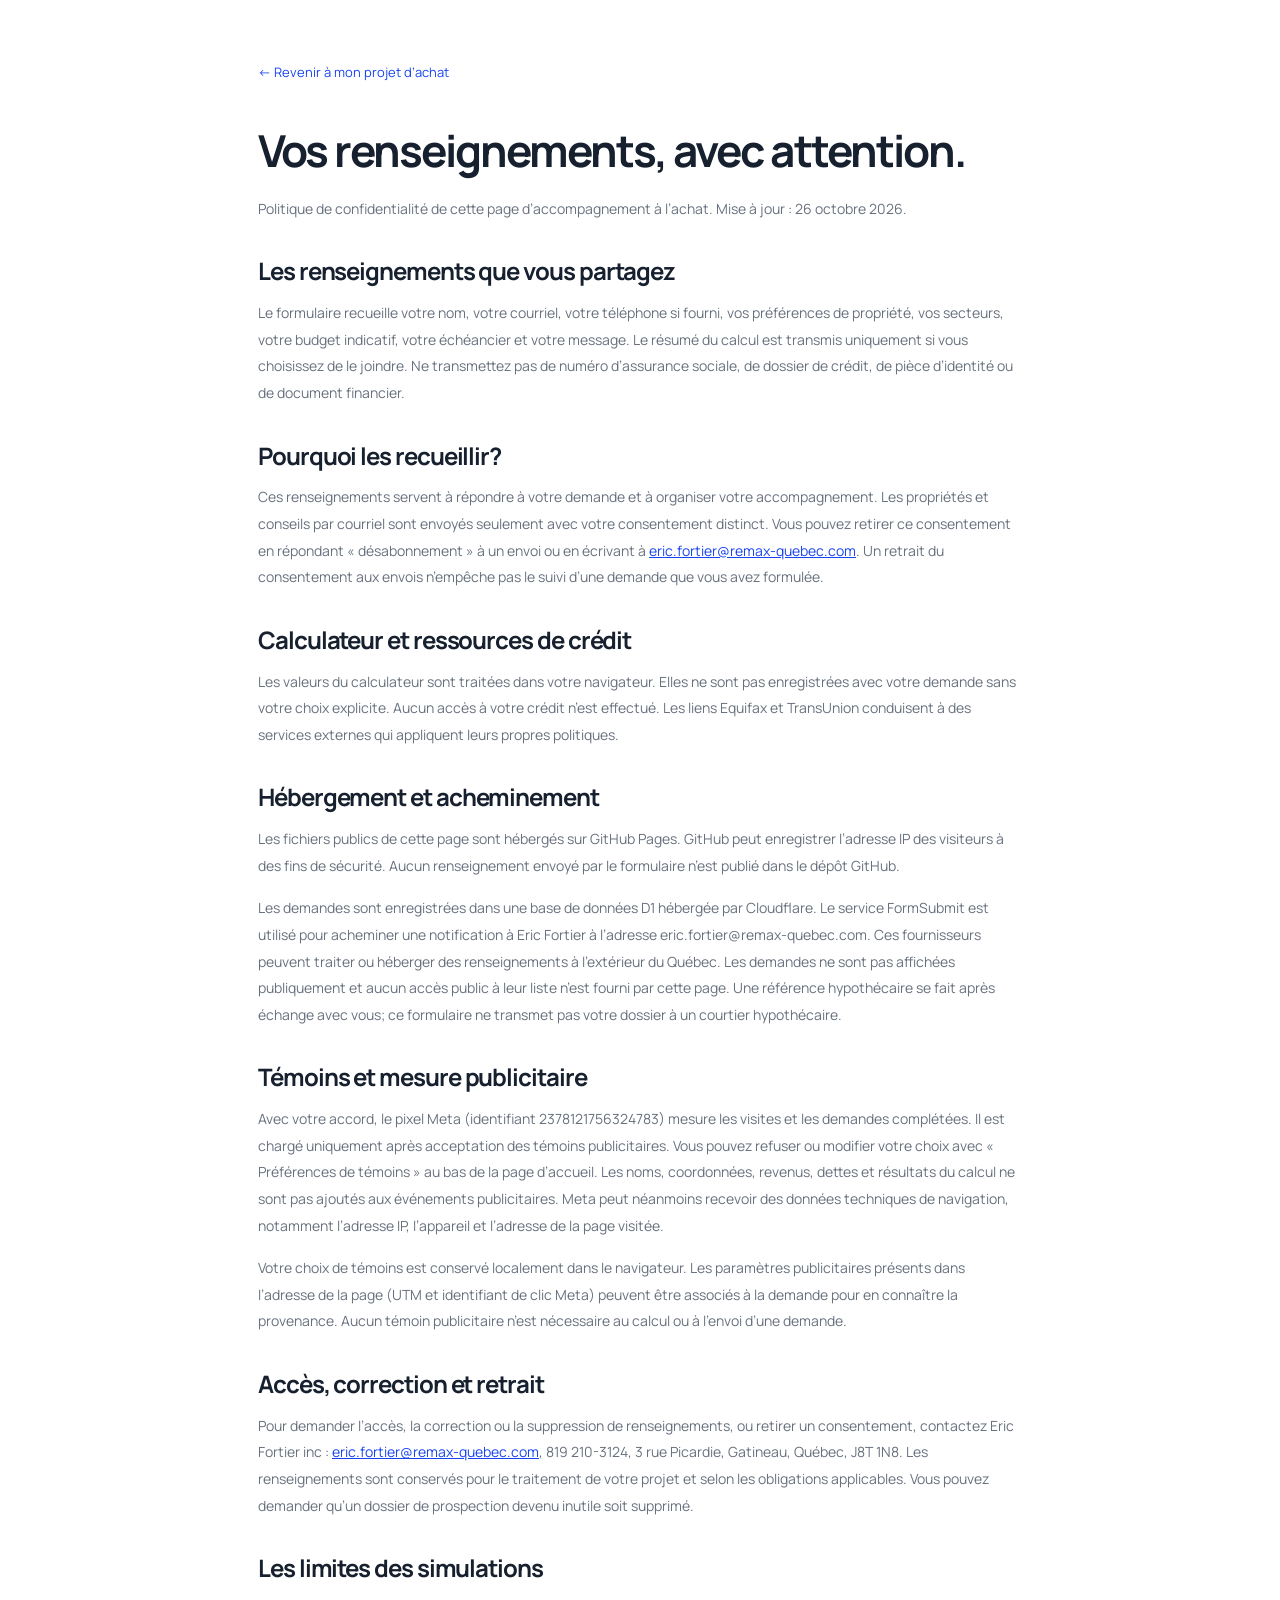
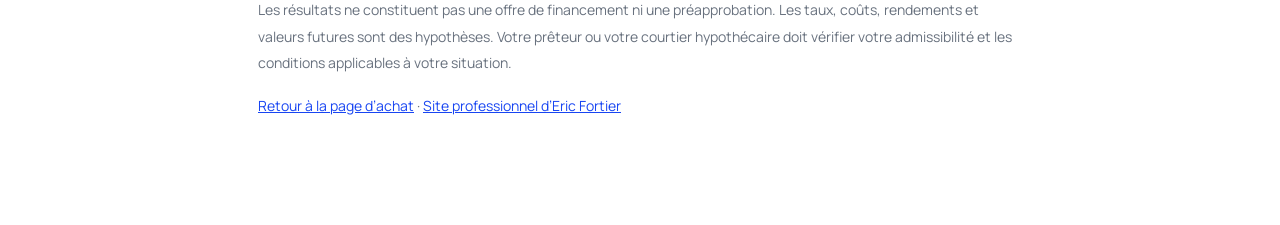
<file: confidentialite/index.html>
<!DOCTYPE html><html lang="fr-CA"><head><meta charSet="utf-8"/><meta name="viewport" content="width=device-width, initial-scale=1"/><link rel="stylesheet" href="/_next/static/css/index.Aq1Fd37B.css" data-rsc-css-href="/_next/static/css/index.Aq1Fd37B.css" data-precedence="vite-rsc/importer-resources"/><link rel="modulepreload" fetchPriority="low" href="/_next/static/chunks/index-C8wMRhrP.js"/><script src="/_next/static/chunks/rolldown-runtime-C60lm6uB.js" type="module" async=""></script><script src="/_next/static/chunks/framework-D_rUT4EX.js" type="module" async=""></script><link rel="modulepreload" href="/_next/static/chunks/layout-segment-context-DI1yPoW7.js" crossorigin=""/><link rel="preload" href="https://fonts.googleapis.com/css2?family=Manrope:wght@400;500;600;700;800&amp;display=swap" as="style"/><link rel="modulepreload" href="/_next/static/chunks/language-provider-DyWtWwou.js" crossorigin=""/><link rel="modulepreload" href="/_next/static/chunks/content-CYWKCb--.js" crossorigin=""/><link rel="modulepreload" href="/_next/static/chunks/streamed-icons-DNogeH_Z.js" crossorigin=""/><link rel="preconnect" href="https://fonts.googleapis.com"/><link rel="preconnect" href="https://fonts.gstatic.com" crossorigin="anonymous"/><link href="https://fonts.googleapis.com/css2?family=Manrope:wght@400;500;600;700;800&amp;display=swap" rel="stylesheet"/><script>Object.assign(((self[Symbol.for("vinext.navigationRuntime")]??={bootstrap:{routeManifest:null},functions:{}}).bootstrap.rsc??={rsc:[]}),{params:{},nav:{"pathname":"/confidentialite","searchParams":[]}})</script><link rel="modulepreload" href="/_next/static/chunks/index-C8wMRhrP.js" />
</head><body><main class="legal-page"><a href="/">← Revenir à mon projet d’achat</a><h1>Vos renseignements, avec attention.</h1><p>Politique de confidentialité de cette page d’accompagnement à l’achat. Mise à jour : 26 octobre 2026.</p><h2>Les renseignements que vous partagez</h2><p>Le formulaire recueille votre nom, votre courriel, votre téléphone si fourni, vos préférences de propriété, vos secteurs, votre budget indicatif, votre échéancier et votre message. Le résumé du calcul est transmis uniquement si vous choisissez de le joindre. Ne transmettez pas de numéro d’assurance sociale, de dossier de crédit, de pièce d’identité ou de document financier.</p><h2>Pourquoi les recueillir?</h2><p>Ces renseignements servent à répondre à votre demande et à organiser votre accompagnement. Les propriétés et conseils par courriel sont envoyés seulement avec votre consentement distinct. Vous pouvez retirer ce consentement en répondant « désabonnement » à un envoi ou en écrivant à <a href="mailto:eric.fortier@remax-quebec.com">eric.fortier@remax-quebec.com</a>. Un retrait du consentement aux envois n’empêche pas le suivi d’une demande que vous avez formulée.</p><h2>Calculateur et ressources de crédit</h2><p>Les valeurs du calculateur sont traitées dans votre navigateur. Elles ne sont pas enregistrées avec votre demande sans votre choix explicite. Aucun accès à votre crédit n’est effectué. Les liens Equifax et TransUnion conduisent à des services externes qui appliquent leurs propres politiques.</p><h2>Hébergement et acheminement</h2><p>Les fichiers publics de cette page sont hébergés sur GitHub Pages. GitHub peut enregistrer l’adresse IP des visiteurs à des fins de sécurité. Aucun renseignement envoyé par le formulaire n’est publié dans le dépôt GitHub.</p><p>Les demandes sont enregistrées dans une base de données D1 hébergée par Cloudflare. Le service FormSubmit est utilisé pour acheminer une notification à Eric Fortier à l’adresse <!-- -->eric.fortier@remax-quebec.com<!-- -->. Ces fournisseurs peuvent traiter ou héberger des renseignements à l’extérieur du Québec. Les demandes ne sont pas affichées publiquement et aucun accès public à leur liste n’est fourni par cette page. Une référence hypothécaire se fait après échange avec vous; ce formulaire ne transmet pas votre dossier à un courtier hypothécaire.</p><h2>Témoins et mesure publicitaire</h2><p>Avec votre accord, le pixel Meta (identifiant 2378121756324783) mesure les visites et les demandes complétées. Il est chargé uniquement après acceptation des témoins publicitaires. Vous pouvez refuser ou modifier votre choix avec « Préférences de témoins » au bas de la page d’accueil. Les noms, coordonnées, revenus, dettes et résultats du calcul ne sont pas ajoutés aux événements publicitaires. Meta peut néanmoins recevoir des données techniques de navigation, notamment l’adresse IP, l’appareil et l’adresse de la page visitée.</p><p>Votre choix de témoins est conservé localement dans le navigateur. Les paramètres publicitaires présents dans l’adresse de la page (UTM et identifiant de clic Meta) peuvent être associés à la demande pour en connaître la provenance. Aucun témoin publicitaire n’est nécessaire au calcul ou à l’envoi d’une demande.</p><h2>Accès, correction et retrait</h2><p>Pour demander l’accès, la correction ou la suppression de renseignements, ou retirer un consentement, contactez Eric Fortier inc : <a href="mailto:eric.fortier@remax-quebec.com">eric.fortier@remax-quebec.com</a>, 819 210-3124, 3 rue Picardie, Gatineau, Québec, J8T 1N8. Les renseignements sont conservés pour le traitement de votre projet et selon les obligations applicables. Vous pouvez demander qu’un dossier de prospection devenu inutile soit supprimé.</p><h2>Les limites des simulations</h2><p>Les résultats ne constituent pas une offre de financement ni une préapprobation. Les taux, coûts, rendements et valeurs futures sont des hypothèses. Votre prêteur ou votre courtier hypothécaire doit vérifier votre admissibilité et les conditions applicables à votre situation.</p><p><a href="/">Retour à la page d’achat</a> · <a href="https://www.eric-fortier.com/fr">Site professionnel d’Eric Fortier</a></p></main><!--$--><!--/$--><div hidden=""><!--$--><div hidden=""><title>Confidentialité | Eric Fortier</title><meta name="description" content="Comment Eric Fortier traite vos renseignements, vos demandes d’achat et vos préférences de témoins."><meta name="author" content="Eric Fortier"><meta property="og:title" content="Confidentialité | Eric Fortier"><meta property="og:description" content="Comment Eric Fortier traite vos renseignements, vos demandes d’achat et vos préférences de témoins."><meta property="og:url" content="https://louer-ou-acheter.eric-fortier.com/confidentialite/"><meta property="og:site_name" content="Eric Fortier | RE/MAX Direct"><meta property="og:type" content="website"><meta property="og:locale" content="fr_CA"><meta property="og:image" content="https://louer-ou-acheter.eric-fortier.com/images/hero.png"><meta property="og:image:width" content="1600"><meta property="og:image:height" content="893"><meta property="og:image:alt" content="Un intérieur lumineux"><meta name="twitter:card" content="summary_large_image"><meta name="twitter:title" content="Confidentialité | Eric Fortier"><meta name="twitter:description" content="Comment Eric Fortier traite vos renseignements, vos demandes d’achat et vos préférences de témoins."><meta name="twitter:image" content="https://louer-ou-acheter.eric-fortier.com/images/hero.png"><meta name="twitter:image:width" content="1600"><meta name="twitter:image:height" content="893"><meta name="twitter:image:alt" content="Un intérieur lumineux"><link data-vinext-streamed-icon="/confidentialite:1p0a7rg:0" rel="icon" href="/favicon.svg"><link rel="canonical" href="https://louer-ou-acheter.eric-fortier.com/confidentialite/"><link rel="alternate" href="https://louer-ou-acheter.eric-fortier.com/confidentialite/" hreflang="fr-CA"><link rel="alternate" href="https://louer-ou-acheter.eric-fortier.com/en/confidentialite/" hreflang="en-CA"><link rel="alternate" href="https://louer-ou-acheter.eric-fortier.com/confidentialite/" hreflang="x-default"><script>document.querySelectorAll('body link[rel="icon"], body link[rel="apple-touch-icon"]').forEach(el => document.head.appendChild(el));const a='data-vinext-streamed-icon',o=el=>{const m=el.getAttribute(a),i=m.lastIndexOf(':');return Number(m.slice(i+1))};[...document.querySelectorAll('link['+a+']')].sort((l,r)=>o(l)-o(r)).forEach(el=>document.head.appendChild(el))</script></div><!--/$--></div><script type="module" src="/_next/static/chunks/index-C8wMRhrP.js" id="_R_" async=""></script><script>((self[Symbol.for("vinext.navigationRuntime")]??={bootstrap:{routeManifest:null},functions:{}}).bootstrap.rsc??={rsc:[]}).rsc.push("0:{\"__vinext_streaming_metadata_body:route:/confidentialite\":\"$L1\",\"__vinext_streaming_metadata_outlet:route:/confidentialite\":\"$L2\",\"page:/confidentialite\":\"$L3\",\"layout:/\":\"$L4\",\"route:/confidentialite\":\"$L5\",\"__route\":\"route:/confidentialite\",\"__interceptionContext\":null,\"__layoutIds\":[\"layout:/\"],\"__rootLayout\":\"/\",\"__bfcacheSegmentIdentities\":{\"layout:/\":\"[\\\"layout\\\",\\\"layout:/\\\",\\\"root-boundary:/\\\",\\\"\\\"]\",\"page:/confidentialite\":\"[\\\"page\\\",\\\"page:/confidentialite\\\",\\\"root-boundary:/\\\",\\\"[\\\\\\\"confidentialite\\\\\\\"]\\\"]\"},\"__srcPage\":[\"confidentialite\",\"page\"],\"__layoutFlags\":{\"layout:/\":\"d\"},\"__artifactCompatibility\":{\"schemaVersion\":1,\"graphVersion\":\"app-route-graph:30fa7b5cbb105cc8\",\"deploymentVersion\":\"72fd02e5-f4cd-4980-8bf8-6cdb6b30e25d\",\"appElementsSchemaVersion\":1,\"rscPayloadSchemaVersion\":1,\"rootBoundaryId\":\"/\",\"renderEpoch\":null},\"__dynamicStaleTime\":0}\n")</script><script>((self[Symbol.for("vinext.navigationRuntime")]??={bootstrap:{routeManifest:null},functions:{}}).bootstrap.rsc??={rsc:[]}).rsc.push("7:I[\"4848e4c37c5f\",[],\"GlobalErrorBoundary\",1]\n")</script><script>((self[Symbol.for("vinext.navigationRuntime")]??={bootstrap:{routeManifest:null},functions:{}}).bootstrap.rsc??={rsc:[]}).rsc.push("8:I[\"c7bee9e9fffc\",[],\"default\",1]\n")</script><script>((self[Symbol.for("vinext.navigationRuntime")]??={bootstrap:{routeManifest:null},functions:{}}).bootstrap.rsc??={rsc:[]}).rsc.push("9:I[\"4848e4c37c5f\",[],\"ErrorBoundary\",1]\n")</script><script>((self[Symbol.for("vinext.navigationRuntime")]??={bootstrap:{routeManifest:null},functions:{}}).bootstrap.rsc??={rsc:[]}).rsc.push("a:I[\"19654edb5f15\",[],\"LayoutSegmentProvider\",1]\n")</script><script>((self[Symbol.for("vinext.navigationRuntime")]??={bootstrap:{routeManifest:null},functions:{}}).bootstrap.rsc??={rsc:[]}).rsc.push("b:I[\"ab3f52470f87\",[],\"Slot\",1]\n")</script><script>((self[Symbol.for("vinext.navigationRuntime")]??={bootstrap:{routeManifest:null},functions:{}}).bootstrap.rsc??={rsc:[]}).rsc.push("c:I[\"4848e4c37c5f\",[],\"NotFoundBoundary\",1]\n")</script><script>((self[Symbol.for("vinext.navigationRuntime")]??={bootstrap:{routeManifest:null},functions:{}}).bootstrap.rsc??={rsc:[]}).rsc.push("d:I[\"64c81e448e55\",[],\"AppRouterScrollTarget\",1]\n")</script><script>((self[Symbol.for("vinext.navigationRuntime")]??={bootstrap:{routeManifest:null},functions:{}}).bootstrap.rsc??={rsc:[]}).rsc.push("e:I[\"4848e4c37c5f\",[],\"RedirectBoundary\",1]\n")</script><script>((self[Symbol.for("vinext.navigationRuntime")]??={bootstrap:{routeManifest:null},functions:{}}).bootstrap.rsc??={rsc:[]}).rsc.push("f:\"$Sreact.suspense\"\n")</script><script>((self[Symbol.for("vinext.navigationRuntime")]??={bootstrap:{routeManifest:null},functions:{}}).bootstrap.rsc??={rsc:[]}).rsc.push(":HL[\"/_next/static/css/index.Aq1Fd37B.css\",\"style\"     ]\n")</script><script>((self[Symbol.for("vinext.navigationRuntime")]??={bootstrap:{routeManifest:null},functions:{}}).bootstrap.rsc??={rsc:[]}).rsc.push("4:[[[\"$\",\"link\",\"css:/_next/static/css/index.Aq1Fd37B.css\",{\"rel\":\"stylesheet\",\"precedence\":\"vite-rsc/importer-resources\",\"href\":\"/_next/static/css/index.Aq1Fd37B.css\",\"data-rsc-css-href\":\"/_next/static/css/index.Aq1Fd37B.css\"}],\"$undefined\"],\"$L6\"]\n")</script><script>((self[Symbol.for("vinext.navigationRuntime")]??={bootstrap:{routeManifest:null},functions:{}}).bootstrap.rsc??={rsc:[]}).rsc.push("5:[[[\"$\",\"meta\",null,{\"charSet\":\"utf-8\"}],null,[[\"$\",\"meta\",\"0\",{\"name\":\"viewport\",\"content\":\"width=device-width, initial-scale=1\"}]]],[\"$\",\"$L7\",null,{\"fallback\":\"$8\",\"children\":[\"$\",\"$L9\",null,{\"fallback\":\"$8\",\"children\":[\"$\",\"$La\",null,{\"providerId\":\"layout:/\",\"segmentMap\":{\"children\":[\"confidentialite\"]},\"children\":[\"$\",\"$Lb\",null,{\"id\":\"layout:/\",\"parallelSlots\":\"$undefined\",\"children\":[\"$\",\"$Lc\",null,{\"resetKey\":\"confidentialite\",\"fallback\":[[\"$\",\"title\",null,{\"children\":\"404: This page could not be found.\"}],[\"$\",\"div\",null,{\"style\":{\"fontFamily\":\"system-ui,\\\"Segoe UI\\\",Roboto,Helvetica,Arial,sans-serif,\\\"Apple Color Emoji\\\",\\\"Segoe UI Emoji\\\"\",\"height\":\"100vh\",\"textAlign\":\"center\",\"display\":\"flex\",\"flexDirection\":\"column\",\"alignItems\":\"center\",\"justifyContent\":\"center\"},\"children\":[\"$\",\"div\",null,{\"children\":[[\"$\",\"style\",null,{\"dangerouslySetInnerHTML\":{\"__html\":\"body{color:#000;background:#fff;margin:0}.next-error-h1{border-right:1px solid rgba(0,0,0,.3)}@media (prefers-color-scheme:dark){body{color:#fff;background:#000}.next-error-h1{border-right:1px solid rgba(255,255,255,.3)}}\"}}],[\"$\",\"h1\",null,{\"className\":\"next-error-h1\",\"style\":{\"display\":\"inline-block\",\"margin\":\"0 20px 0 0\",\"padding\":\"0 23px 0 0\",\"fontSize\":24,\"fontWeight\":500,\"verticalAlign\":\"top\",\"lineHeight\":\"49px\"},\"children\":404}],[\"$\",\"div\",null,{\"style\":{\"display\":\"inline-block\"},\"children\":[\"$\",\"h2\",null,{\"style\":{\"fontSize\":14,\"fontWeight\":400,\"lineHeight\":\"49px\",\"margin\":0},\"children\":\"This page could not be found.\"}]}]]}]}]],\"children\":[\"$\",\"$Ld\",null,{\"children\":[\"$\",\"$Le\",null,{\"children\":[[\"$\",\"$La\",null,{\"providerId\":\"page:/confidentialite\",\"segmentMap\":{\"children\":[\"__PAGE__\"]},\"children\":[\"$\",\"$Lb\",null,{\"id\":\"page:/confidentialite\"}]}],[\"$\",\"$f\",null,{\"fallback\":null,\"children\":[\"$\",\"$Lb\",null,{\"id\":\"__vinext_streaming_metadata_outlet:route:/confidentialite\"}]}]]}]}]}]}]}]}]}],null,[\"$\",\"div\",null,{\"hidden\":true,\"children\":[\"$\",\"$f\",null,{\"fallback\":null,\"children\":[\"$\",\"$Lb\",null,{\"id\":\"__vinext_streaming_metadata_body:route:/confidentialite\"}]}]}]]\n")</script><script>((self[Symbol.for("vinext.navigationRuntime")]??={bootstrap:{routeManifest:null},functions:{}}).bootstrap.rsc??={rsc:[]}).rsc.push("10:I[\"7f557e1b06e9\",[],\"default\",1]\n")</script><script>((self[Symbol.for("vinext.navigationRuntime")]??={bootstrap:{routeManifest:null},functions:{}}).bootstrap.rsc??={rsc:[]}).rsc.push("3:[\"$\",\"$L10\",null,{}]\n")</script><script>((self[Symbol.for("vinext.navigationRuntime")]??={bootstrap:{routeManifest:null},functions:{}}).bootstrap.rsc??={rsc:[]}).rsc.push("11:I[\"0de46348a03c\",[],\"default\",1]\n")</script><script>((self[Symbol.for("vinext.navigationRuntime")]??={bootstrap:{routeManifest:null},functions:{}}).bootstrap.rsc??={rsc:[]}).rsc.push("12:I[\"ab3f52470f87\",[],\"Children\",1]\n")</script><script>((self[Symbol.for("vinext.navigationRuntime")]??={bootstrap:{routeManifest:null},functions:{}}).bootstrap.rsc??={rsc:[]}).rsc.push(":HL[\"https://fonts.googleapis.com/css2?family=Manrope:wght@400;500;600;700;800\u0026display=swap\",\"style\"     ]\n")</script><script>((self[Symbol.for("vinext.navigationRuntime")]??={bootstrap:{routeManifest:null},functions:{}}).bootstrap.rsc??={rsc:[]}).rsc.push("6:[\"$\",\"html\",null,{\"lang\":\"fr-CA\",\"children\":[[\"$\",\"head\",null,{\"children\":[[\"$\",\"link\",null,{\"rel\":\"preconnect\",\"href\":\"https://fonts.googleapis.com\"}],[\"$\",\"link\",null,{\"rel\":\"preconnect\",\"href\":\"https://fonts.gstatic.com\",\"crossOrigin\":\"anonymous\"}],[\"$\",\"link\",null,{\"href\":\"https://fonts.googleapis.com/css2?family=Manrope:wght@400;500;600;700;800\u0026display=swap\",\"rel\":\"stylesheet\"}]]}],[\"$\",\"body\",null,{\"children\":[\"$\",\"$L11\",null,{\"initialLocale\":\"fr\",\"initialPath\":\"/confidentialite\",\"children\":[\"$\",\"$L12\",null,{}]}]}]]}]\n")</script><script>((self[Symbol.for("vinext.navigationRuntime")]??={bootstrap:{routeManifest:null},functions:{}}).bootstrap.rsc??={rsc:[]}).rsc.push("14:I[\"037f67ca7f8d\",[],\"StreamedIconsInsertion\",1]\n")</script><script>((self[Symbol.for("vinext.navigationRuntime")]??={bootstrap:{routeManifest:null},functions:{}}).bootstrap.rsc??={rsc:[]}).rsc.push("13:T930,")</script><script>((self[Symbol.for("vinext.navigationRuntime")]??={bootstrap:{routeManifest:null},functions:{}}).bootstrap.rsc??={rsc:[]}).rsc.push("\u003ctitle\u003eConfidentialité | Eric Fortier\u003c/title\u003e\u003cmeta name=\"description\" content=\"Comment Eric Fortier traite vos renseignements, vos demandes d’achat et vos préférences de témoins.\"\u003e\u003cmeta name=\"author\" content=\"Eric Fortier\"\u003e\u003cmeta property=\"og:title\" content=\"Confidentialité | Eric Fortier\"\u003e\u003cmeta property=\"og:description\" content=\"Comment Eric Fortier traite vos renseignements, vos demandes d’achat et vos préférences de témoins.\"\u003e\u003cmeta property=\"og:url\" content=\"https://louer-ou-acheter.eric-fortier.com/confid")</script><script>((self[Symbol.for("vinext.navigationRuntime")]??={bootstrap:{routeManifest:null},functions:{}}).bootstrap.rsc??={rsc:[]}).rsc.push("entialite/\"\u003e\u003cmeta property=\"og:site_name\" content=\"Eric Fortier | RE/MAX Direct\"\u003e\u003cmeta property=\"og:type\" content=\"website\"\u003e\u003cmeta property=\"og:locale\" content=\"fr_CA\"\u003e\u003cmeta property=\"og:image\" content=\"https://louer-ou-acheter.eric-fortier.com/images/hero.png\"\u003e\u003cmeta property=\"og:image:width\" content=\"1600\"\u003e\u003cmeta property=\"og:image:height\" content=\"893\"\u003e\u003cmeta property=\"og:image:alt\" content=\"Un intérieur lumineux\"\u003e\u003cmeta name=\"twitter:card\" content=\"summary_large_image\"\u003e\u003cmeta name=\"twitter:title\" content=\"Confidentialité | Eric Fortier\"\u003e\u003cmeta name=\"twitter:description\" content=\"Comment Eric Fortier traite vos renseignements, vos demandes d’achat et vos préférences de témoins.\"\u003e\u003cmeta name=\"twitter:image\" content=\"https://louer-ou-acheter.eric-fortier.com/images/hero.png\"\u003e\u003cmeta name=\"twitter:image:width\" content=\"1600\"\u003e\u003cmeta name=\"twitter:image:height\" content=\"893\"\u003e\u003cmeta name=\"twitter:image:alt\" content=\"Un intérieur lumineux\"\u003e\u003clink data-vinext-streamed-icon=\"/confidentialite:1p0a7rg:0\" rel=\"icon\" href=\"/favicon.svg\"\u003e\u003clink rel=\"canonical\" href=\"https://louer-ou-acheter.eric-fortier.com/confidentialite/\"\u003e\u003clink rel=\"alternate\" href=\"https://louer-ou-acheter.eric-fortier.com/confidentialite/\" hreflang=\"fr-CA\"\u003e\u003clink rel=\"alternate\" href=\"https://louer-ou-acheter.eric-fortier.com/en/confidentialite/\" hreflang=\"en-CA\"\u003e\u003clink rel=\"alternate\" href=\"https://louer-ou-acheter.eric-fortier.com/confidentialite/\" hreflang=\"x-default\"\u003e\u003cscript\u003edocument.querySelectorAll('body link[rel=\"icon\"], body link[rel=\"apple-touch-icon\"]').forEach(el =\u003e document.head.appendChild(el));const a='data-vinext-streamed-icon',o=el=\u003e{const m=el.getAttribute(a),i=m.lastIndexOf(':');return Number(m.slice(i+1))};[...document.querySelectorAll('link['+a+']')].sort((l,r)=\u003eo(l)-o(r)).forEach(el=\u003edocument.head.appendChild(el))\u003c/script\u003e")</script><script>((self[Symbol.for("vinext.navigationRuntime")]??={bootstrap:{routeManifest:null},functions:{}}).bootstrap.rsc??={rsc:[]}).rsc.push("1:[[\"$\",\"div\",null,{\"hidden\":true,\"suppressHydrationWarning\":true,\"dangerouslySetInnerHTML\":{\"__html\":\"$13\"}}],[\"$\",\"$L14\",null,{\"metadataKey\":\"/confidentialite:1p0a7rg\"}]]\n")</script><script>((self[Symbol.for("vinext.navigationRuntime")]??={bootstrap:{routeManifest:null},functions:{}}).bootstrap.rsc??={rsc:[]}).rsc.push("2:null\n")</script><script>Object.assign(((self[Symbol.for("vinext.navigationRuntime")]??={bootstrap:{routeManifest:null},functions:{}}).bootstrap.rsc??={rsc:[]}),{"initialCacheKind":"dynamic","dynamicStaleTimeSeconds":0});((self[Symbol.for("vinext.navigationRuntime")]??={bootstrap:{routeManifest:null},functions:{}}).bootstrap.rsc??={rsc:[]}).done=true</script></body></html>
</file>
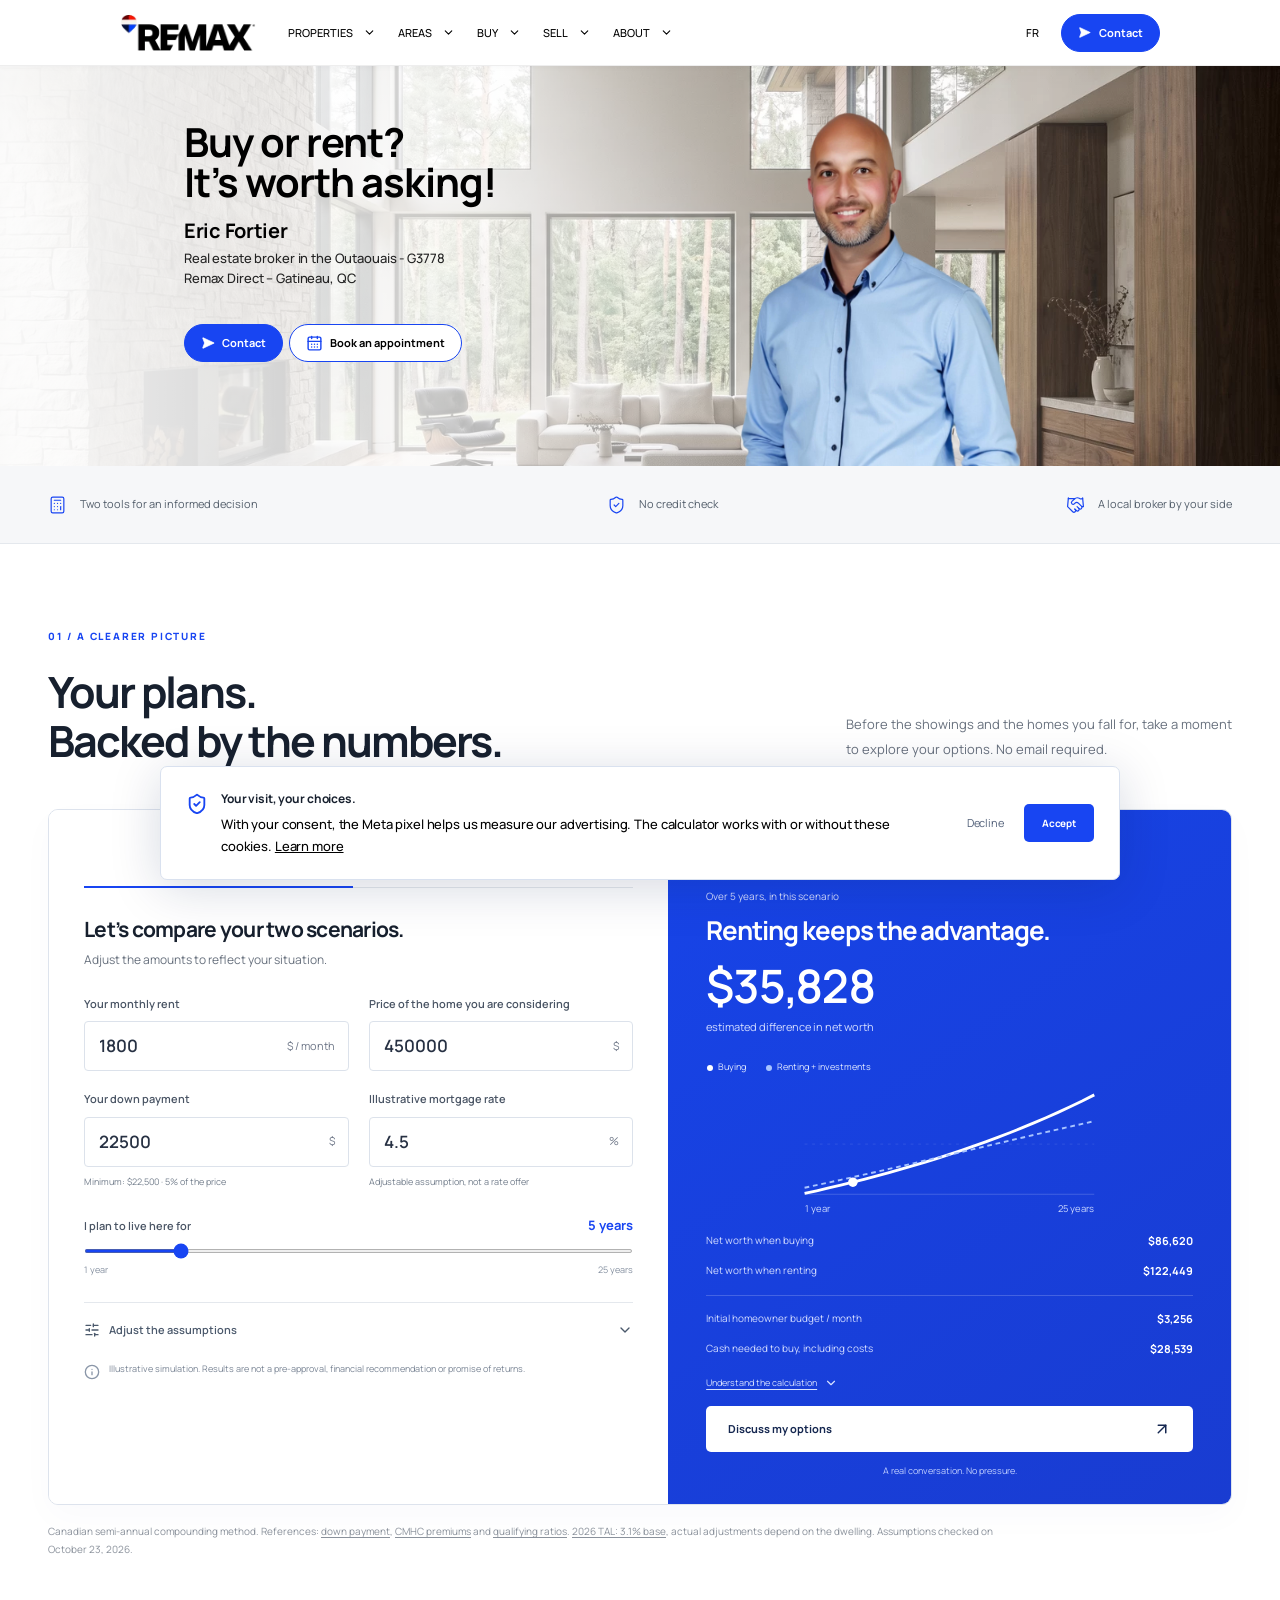
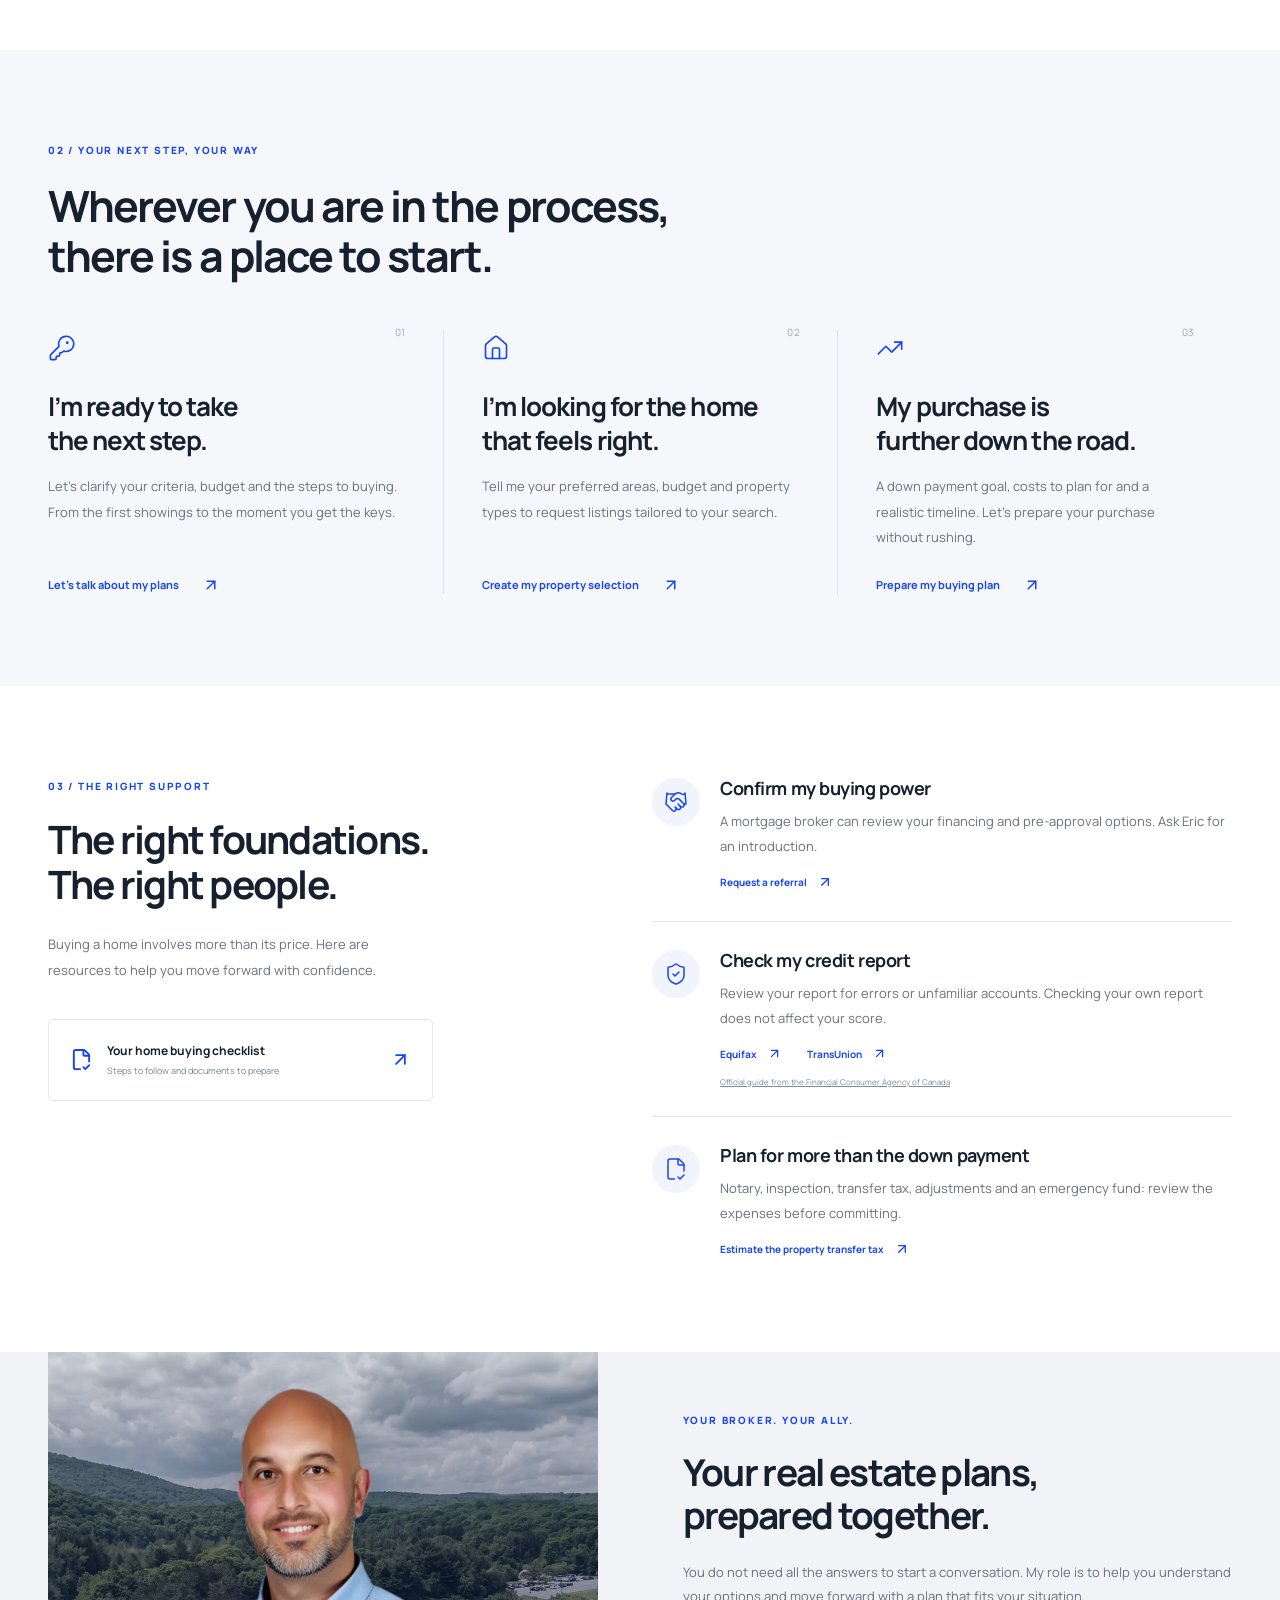
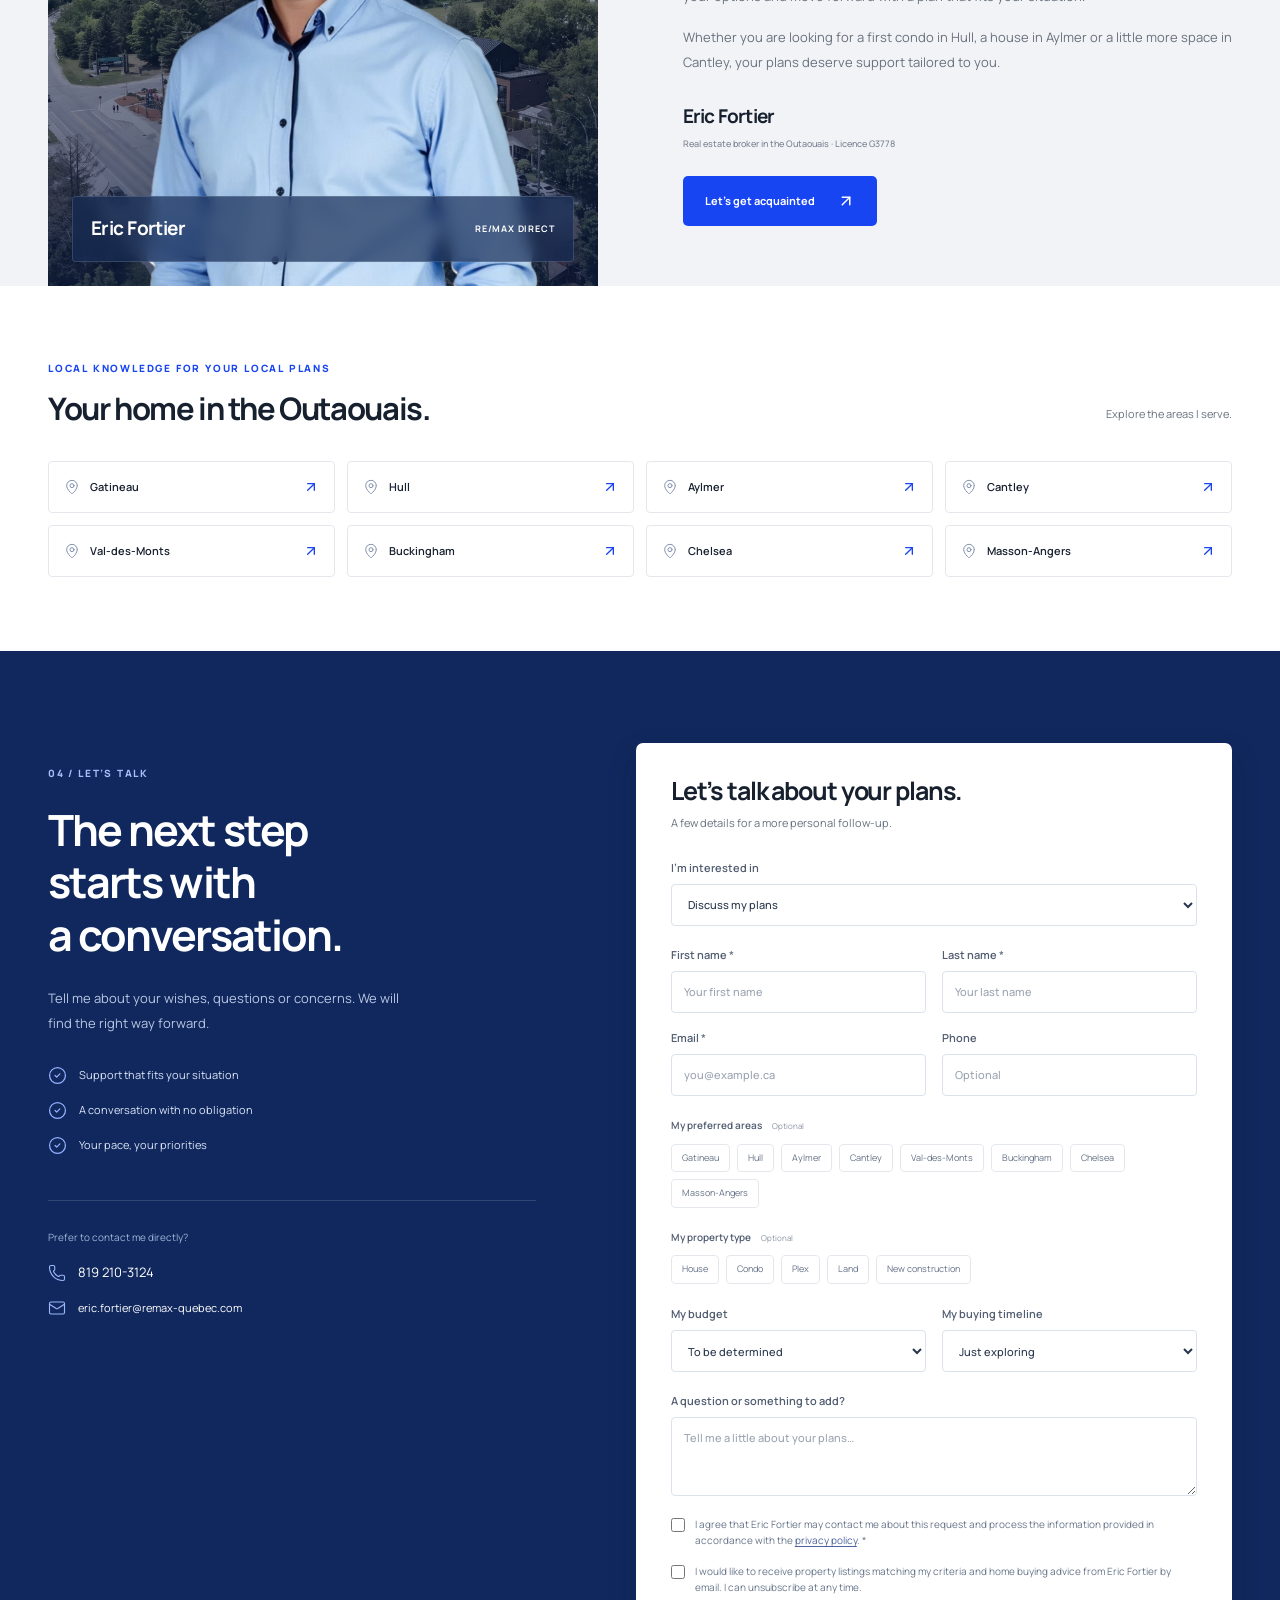
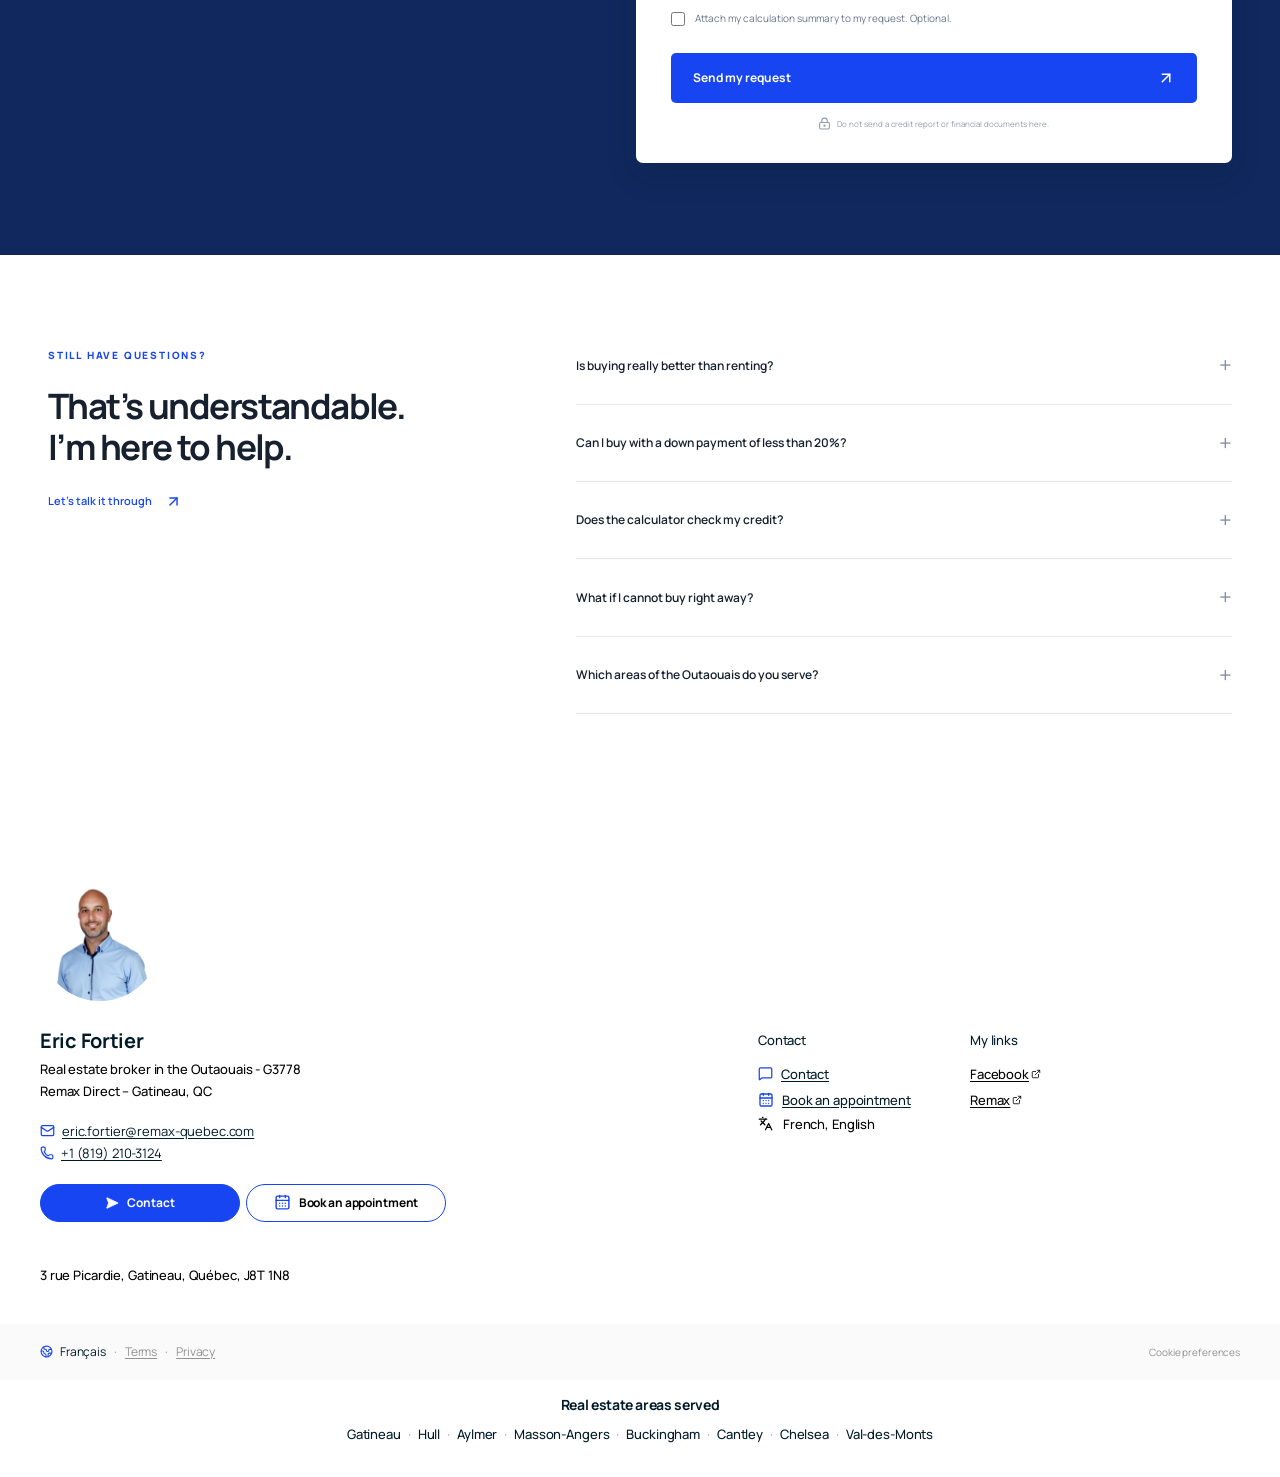
<file: en/index.html>
<!DOCTYPE html><html lang="en-CA"><head><meta charSet="utf-8"/><meta name="viewport" content="width=device-width, initial-scale=1"/><link rel="stylesheet" href="/_next/static/css/index.Aq1Fd37B.css" data-rsc-css-href="/_next/static/css/index.Aq1Fd37B.css" data-precedence="vite-rsc/importer-resources"/><link rel="modulepreload" fetchPriority="low" href="/_next/static/chunks/index-C8wMRhrP.js"/><script src="/_next/static/chunks/rolldown-runtime-C60lm6uB.js" type="module" async=""></script><script src="/_next/static/chunks/framework-D_rUT4EX.js" type="module" async=""></script><link rel="modulepreload" href="/_next/static/chunks/layout-segment-context-DI1yPoW7.js" crossorigin=""/><link rel="preload" href="https://fonts.googleapis.com/css2?family=Manrope:wght@400;500;600;700;800&amp;display=swap" as="style"/><link rel="modulepreload" href="/_next/static/chunks/language-provider-DyWtWwou.js" crossorigin=""/><link rel="modulepreload" href="/_next/static/chunks/landing-C8GV1_Lf.js" crossorigin=""/><link rel="modulepreload" href="/_next/static/chunks/createLucideIcon-74KYNtQo.js" crossorigin=""/><link rel="modulepreload" href="/_next/static/chunks/streamed-icons-DNogeH_Z.js" crossorigin=""/><link rel="preconnect" href="https://fonts.googleapis.com"/><link rel="preconnect" href="https://fonts.gstatic.com" crossorigin="anonymous"/><link href="https://fonts.googleapis.com/css2?family=Manrope:wght@400;500;600;700;800&amp;display=swap" rel="stylesheet"/><script>Object.assign(((self[Symbol.for("vinext.navigationRuntime")]??={bootstrap:{routeManifest:null},functions:{}}).bootstrap.rsc??={rsc:[]}),{params:{},nav:{"pathname":"/en","searchParams":[]}})</script><link rel="modulepreload" href="/_next/static/chunks/index-C8wMRhrP.js" />
</head><body><script id="landing-schema" type="application/ld+json">[{"@context":"https://schema.org","@type":"RealEstateAgent","name":"Eric Fortier — RE/MAX Direct","url":"https://www.eric-fortier.com/en","telephone":"+1-819-210-3124","email":"eric.fortier@remax-quebec.com","image":"https://louer-ou-acheter.eric-fortier.com/images/eric-fortier.png","address":{"@type":"PostalAddress","streetAddress":"3 rue Picardie","addressLocality":"Gatineau","addressRegion":"QC","postalCode":"J8T 1N8","addressCountry":"CA"},"areaServed":[{"@type":"Place","name":"Gatineau"},{"@type":"Place","name":"Hull"},{"@type":"Place","name":"Aylmer"},{"@type":"Place","name":"Cantley"},{"@type":"Place","name":"Val-des-Monts"},{"@type":"Place","name":"Buckingham"},{"@type":"Place","name":"Chelsea"},{"@type":"Place","name":"Masson-Angers"}]},{"@context":"https://schema.org","@type":"WebPage","name":"Buy or rent in the Outaouais? | Calculator | Eric Fortier","url":"https://louer-ou-acheter.eric-fortier.com/en/","inLanguage":"en-CA","description":"Rent or buy in Gatineau? Compare scenarios, estimate your buying power and plan your purchase with Eric Fortier, RE/MAX real estate broker in the Outaouais."}]</script><a class="skip-link" href="#calculateur">Skip to the calculator</a><header class="reference-navigation"><div class="reference-navigation-inner"><a href="https://www.eric-fortier.com/en" class="reference-navigation-logo" aria-label="Eric Fortier — professional website home"><img src="/images/logo.png" alt="RE/MAX" width="136" height="42"/></a><nav id="primary-navigation" class="reference-navigation-menu" aria-label="Main navigation"><ul class="reference-navigation-groups"><li class="reference-navigation-group"><button type="button" id="navigation-trigger-properties" class="reference-navigation-trigger" aria-expanded="false" aria-controls="navigation-properties">PROPERTIES<svg xmlns="http://www.w3.org/2000/svg" width="13" height="13" viewBox="0 0 24 24" fill="none" stroke="currentColor" stroke-width="2" stroke-linecap="round" stroke-linejoin="round" class="lucide lucide-chevron-down" aria-hidden="true"><path d="m6 9 6 6 6-6"></path></svg></button><ul id="navigation-properties" class="reference-navigation-dropdown" hidden="" aria-labelledby="navigation-trigger-properties"><li><a href="https://www.eric-fortier.com/en/properties">All properties</a></li><li><a href="https://www.eric-fortier.com/en/properties">New construction</a></li></ul></li><li class="reference-navigation-group"><button type="button" id="navigation-trigger-areas" class="reference-navigation-trigger" aria-expanded="false" aria-controls="navigation-areas">AREAS<svg xmlns="http://www.w3.org/2000/svg" width="13" height="13" viewBox="0 0 24 24" fill="none" stroke="currentColor" stroke-width="2" stroke-linecap="round" stroke-linejoin="round" class="lucide lucide-chevron-down" aria-hidden="true"><path d="m6 9 6 6 6-6"></path></svg></button><ul id="navigation-areas" class="reference-navigation-dropdown" hidden="" aria-labelledby="navigation-trigger-areas"><li><a href="https://www.eric-fortier.com/en/secteur-gatineau">Gatineau</a></li><li><a href="https://www.eric-fortier.com/en/secteur-hull">Hull</a></li><li><a href="https://www.eric-fortier.com/en/secteur-aylmer">Aylmer</a></li><li><a href="https://www.eric-fortier.com/en/secteur-cantley">Cantley</a></li><li><a href="https://www.eric-fortier.com/en/secteur-val-des-monts">Val-des-monts</a></li><li><a href="https://www.eric-fortier.com/en/secteur-buckingham">Buckingham</a></li><li><a href="https://www.eric-fortier.com/en/secteur-chelsea">Chelsea</a></li><li><a href="https://www.eric-fortier.com/en/secteur-masson-angers">Masson-Angers</a></li></ul></li><li class="reference-navigation-group"><button type="button" id="navigation-trigger-buy" class="reference-navigation-trigger" aria-expanded="false" aria-controls="navigation-buy">BUY<svg xmlns="http://www.w3.org/2000/svg" width="13" height="13" viewBox="0 0 24 24" fill="none" stroke="currentColor" stroke-width="2" stroke-linecap="round" stroke-linejoin="round" class="lucide lucide-chevron-down" aria-hidden="true"><path d="m6 9 6 6 6-6"></path></svg></button><ul id="navigation-buy" class="reference-navigation-dropdown" hidden="" aria-labelledby="navigation-trigger-buy"><li><a href="https://www.eric-fortier.com/en/acheter">Buy</a></li><li><a href="https://www.eric-fortier.com/en/premiers-acheteurs">First-time buyers</a></li><li><a href="https://www.eric-fortier.com/en/guide-de-lacheteur">Buyer’s guide</a></li><li><a href="https://www.eric-fortier.com/en/">Buying strategy</a></li><li><a href="https://www.eric-fortier.com/en/calculators/mortgage-payment">Mortgage payment calculator</a></li><li><a href="https://www.eric-fortier.com/en/calculators/maximum-mortgage">Maximum mortgage calculator</a></li><li><a href="https://www.eric-fortier.com/en/calculators/welcome-tax">Property transfer tax calculator</a></li></ul></li><li class="reference-navigation-group"><button type="button" id="navigation-trigger-sell" class="reference-navigation-trigger" aria-expanded="false" aria-controls="navigation-sell">SELL<svg xmlns="http://www.w3.org/2000/svg" width="13" height="13" viewBox="0 0 24 24" fill="none" stroke="currentColor" stroke-width="2" stroke-linecap="round" stroke-linejoin="round" class="lucide lucide-chevron-down" aria-hidden="true"><path d="m6 9 6 6 6-6"></path></svg></button><ul id="navigation-sell" class="reference-navigation-dropdown" hidden="" aria-labelledby="navigation-trigger-sell"><li><a href="https://www.eric-fortier.com/en/vendre">Sell</a></li><li><a href="https://www.eric-fortier.com/en/">Seller’s guide</a></li><li><a href="https://www.eric-fortier.com/en/">Selling strategy</a></li><li><a href="https://evaluation.eric-fortier.com/">Property valuation</a></li></ul></li><li class="reference-navigation-group"><button type="button" id="navigation-trigger-about" class="reference-navigation-trigger" aria-expanded="false" aria-controls="navigation-about">ABOUT<svg xmlns="http://www.w3.org/2000/svg" width="13" height="13" viewBox="0 0 24 24" fill="none" stroke="currentColor" stroke-width="2" stroke-linecap="round" stroke-linejoin="round" class="lucide lucide-chevron-down" aria-hidden="true"><path d="m6 9 6 6 6-6"></path></svg></button><ul id="navigation-about" class="reference-navigation-dropdown" hidden="" aria-labelledby="navigation-trigger-about"><li><a href="https://www.eric-fortier.com/en/eric-fortier-courtier-immobilier-remax-direct">Eric Fortier inc</a></li><li><a href="https://www.eric-fortier.com/en/blogs">Real estate advice and news</a></li><li><a href="#public-profile-contact-info">Contact</a></li></ul></li></ul></nav><div class="reference-navigation-actions"><a class="reference-navigation-language" href="/" hrefLang="fr-CA" lang="fr" aria-label="Afficher cette page en français">FR</a><button class="profile-button profile-button-primary reference-navigation-contact" type="button"><svg xmlns="http://www.w3.org/2000/svg" width="13" height="13" viewBox="0 0 24 24" fill="none" stroke="currentColor" stroke-width="2" stroke-linecap="round" stroke-linejoin="round" class="lucide lucide-send-horizontal" aria-hidden="true"><path d="M3.714 3.048a.498.498 0 0 0-.683.627l2.843 7.627a2 2 0 0 1 0 1.396l-2.842 7.627a.498.498 0 0 0 .682.627l18-8.5a.5.5 0 0 0 0-.904z"></path><path d="M6 12h16"></path></svg>Contact</button><button type="button" class="reference-navigation-toggle" aria-label="Open menu" aria-expanded="false" aria-controls="primary-navigation"><svg xmlns="http://www.w3.org/2000/svg" width="23" height="23" viewBox="0 0 24 24" fill="none" stroke="currentColor" stroke-width="2" stroke-linecap="round" stroke-linejoin="round" class="lucide lucide-menu" aria-hidden="true"><path d="M4 5h16"></path><path d="M4 12h16"></path><path d="M4 19h16"></path></svg></button></div></div></header><main><header class="site-masthead" aria-labelledby="hero-title"><img class="site-masthead-background" src="/images/hero.png" alt="" width="1600" height="893" fetchPriority="high"/><div class="site-masthead-overlay" aria-hidden="true"></div><div class="site-masthead-inner"><div class="site-masthead-copy"><h1 id="hero-title">Buy or rent?<br/>It’s worth asking!</h1><div class="site-masthead-identity"><strong>Eric Fortier</strong><p>Real estate broker in the Outaouais - G3778</p><p>Remax Direct – Gatineau, QC</p></div><div class="profile-actions"><button type="button" class="profile-button profile-button-primary"><svg xmlns="http://www.w3.org/2000/svg" width="14" height="14" viewBox="0 0 24 24" fill="none" stroke="currentColor" stroke-width="2" stroke-linecap="round" stroke-linejoin="round" class="lucide lucide-send-horizontal" aria-hidden="true"><path d="M3.714 3.048a.498.498 0 0 0-.683.627l2.843 7.627a2 2 0 0 1 0 1.396l-2.842 7.627a.498.498 0 0 0 .682.627l18-8.5a.5.5 0 0 0 0-.904z"></path><path d="M6 12h16"></path></svg>Contact</button><a class="profile-button profile-button-outline" href="https://letstalk.welcomespaces.io/s/nfq73q" target="_blank" rel="noopener noreferrer"><svg xmlns="http://www.w3.org/2000/svg" width="17" height="17" viewBox="0 0 24 24" fill="none" stroke="currentColor" stroke-width="2" stroke-linecap="round" stroke-linejoin="round" class="lucide lucide-calendar-days" aria-hidden="true"><path d="M8 2v3"></path><path d="M16 2v3"></path><rect x="3" y="3" width="18" height="18" rx="2"></rect><path d="M3 9h18"></path><path d="M8 13h.01"></path><path d="M12 13h.01"></path><path d="M16 13h.01"></path><path d="M8 17h.01"></path><path d="M12 17h.01"></path><path d="M16 17h.01"></path></svg>Book an appointment</a></div></div><img class="site-masthead-portrait" src="/images/eric-fortier.png" alt="Eric Fortier, real estate broker in the Outaouais" width="456" height="360" fetchPriority="high"/></div></header><div class="promise-strip"><div class="container promise-inner"><div><svg xmlns="http://www.w3.org/2000/svg" width="24" height="24" viewBox="0 0 24 24" fill="none" stroke="currentColor" stroke-width="2" stroke-linecap="round" stroke-linejoin="round" class="lucide lucide-calculator" aria-hidden="true"><rect width="16" height="20" x="4" y="2" rx="2"></rect><line x1="8" x2="16" y1="6" y2="6"></line><line x1="16" x2="16" y1="14" y2="18"></line><path d="M16 10h.01"></path><path d="M12 10h.01"></path><path d="M8 10h.01"></path><path d="M12 14h.01"></path><path d="M8 14h.01"></path><path d="M12 18h.01"></path><path d="M8 18h.01"></path></svg><span>Two tools for an informed decision</span></div><div><svg xmlns="http://www.w3.org/2000/svg" width="24" height="24" viewBox="0 0 24 24" fill="none" stroke="currentColor" stroke-width="2" stroke-linecap="round" stroke-linejoin="round" class="lucide lucide-shield-check" aria-hidden="true"><path d="M20 13c0 5-3.5 7.5-7.66 8.95a1 1 0 0 1-.67-.01C7.5 20.5 4 18 4 13V6a1 1 0 0 1 1-1c2 0 4.5-1.2 6.24-2.72a1.17 1.17 0 0 1 1.52 0C14.51 3.81 17 5 19 5a1 1 0 0 1 1 1z"></path><path d="m9 12 2 2 4-4"></path></svg><span>No credit check</span></div><div><svg xmlns="http://www.w3.org/2000/svg" width="24" height="24" viewBox="0 0 24 24" fill="none" stroke="currentColor" stroke-width="2" stroke-linecap="round" stroke-linejoin="round" class="lucide lucide-handshake" aria-hidden="true"><path d="m11 17 2 2a1 1 0 1 0 3-3"></path><path d="m14 14 2.5 2.5a1 1 0 1 0 3-3l-3.88-3.88a3 3 0 0 0-4.24 0l-.88.88a1 1 0 1 1-3-3l2.81-2.81a5.79 5.79 0 0 1 7.06-.87l.47.28a2 2 0 0 0 1.42.25L21 4"></path><path d="m21 3 1 11h-2"></path><path d="M3 3 2 14l6.5 6.5a1 1 0 1 0 3-3"></path><path d="M3 4h8"></path></svg><span>A local broker by your side</span></div></div></div><section id="calculateur" class="section calculator-section"><div class="container"><div class="section-heading"><div><span class="eyebrow">01 / A CLEARER PICTURE</span><h2>Your plans.<br/>Backed by the numbers.</h2></div><p>Before the showings and the homes you fall for, take a moment<br class="desktop-break"/> to explore your options. No email required.</p></div><div class="calculator-shell"><div class="calculator-inputs"><div class="calc-tabs" role="tablist" aria-label="Choose a calculator"><button id="tab-compare" role="tab" aria-selected="true" aria-controls="calculator-panel" tabindex="0" class="active"><svg xmlns="http://www.w3.org/2000/svg" width="17" height="17" viewBox="0 0 24 24" fill="none" stroke="currentColor" stroke-width="2" stroke-linecap="round" stroke-linejoin="round" class="lucide lucide-house" aria-hidden="true"><path d="M15 21v-8a1 1 0 0 0-1-1h-4a1 1 0 0 0-1 1v8"></path><path d="M3 10a2 2 0 0 1 .709-1.528l7-6a2 2 0 0 1 2.582 0l7 6A2 2 0 0 1 21 10v9a2 2 0 0 1-2 2H5a2 2 0 0 1-2-2z"></path></svg> Buy or rent?</button><button id="tab-capacity" role="tab" aria-selected="false" aria-controls="calculator-panel" tabindex="-1" class=""><svg xmlns="http://www.w3.org/2000/svg" width="17" height="17" viewBox="0 0 24 24" fill="none" stroke="currentColor" stroke-width="2" stroke-linecap="round" stroke-linejoin="round" class="lucide lucide-key-round" aria-hidden="true"><path d="M2.586 17.414A2 2 0 0 0 2 18.828V21a1 1 0 0 0 1 1h3a1 1 0 0 0 1-1v-1a1 1 0 0 1 1-1h1a1 1 0 0 0 1-1v-1a1 1 0 0 1 1-1h.172a2 2 0 0 0 1.414-.586l.814-.814a6.5 6.5 0 1 0-4-4z"></path><circle cx="16.5" cy="7.5" r=".5" fill="currentColor"></circle></svg> Can I buy?</button></div><div id="calculator-panel" role="tabpanel" aria-labelledby="tab-compare"><h3>Let’s compare your two scenarios.</h3><p class="calc-intro">Adjust the amounts to reflect your situation.</p><div class="fields-grid"><label class="number-field" for="calc-rent"><span>Your monthly rent</span><span class="number-box"><input id="calc-rent" type="number" inputMode="decimal" min="0" max="20000" step="1" value="1800"/><span>$ / month</span></span></label><label class="number-field" for="calc-price"><span>Price of the home you are considering</span><span class="number-box"><input id="calc-price" type="number" inputMode="decimal" min="50000" max="2000000" step="1000" value="450000"/><span>$</span></span></label><label class="number-field" for="calc-down"><span>Your down payment</span><span class="number-box"><input id="calc-down" type="number" inputMode="decimal" min="0" max="2000000" step="1000" value="22500"/><span>$</span></span><small>Minimum: $22,500 · 5% of the price</small></label><label class="number-field" for="calc-rate"><span>Illustrative mortgage rate</span><span class="number-box"><input id="calc-rate" type="number" inputMode="decimal" min="0" max="20" step="0.1" value="4.5"/><span>%</span></span><small>Adjustable assumption, not a rate offer</small></label></div><div class="horizon"><div><label for="calc-years">I plan to live here for</label><strong>5<!-- --> <!-- -->years</strong></div><input id="calc-years" type="range" min="1" max="25" value="5"/><div class="range-labels"><span>1 year</span><span>25<!-- --> years</span></div></div><details class="assumptions"><summary><svg xmlns="http://www.w3.org/2000/svg" width="16" height="16" viewBox="0 0 24 24" fill="none" stroke="currentColor" stroke-width="2" stroke-linecap="round" stroke-linejoin="round" class="lucide lucide-sliders-horizontal" aria-hidden="true"><path d="M10 5H3"></path><path d="M12 19H3"></path><path d="M14 3v4"></path><path d="M16 17v4"></path><path d="M21 12h-9"></path><path d="M21 19h-5"></path><path d="M21 5h-7"></path><path d="M8 10v4"></path><path d="M8 12H3"></path></svg> Adjust the assumptions <svg xmlns="http://www.w3.org/2000/svg" width="16" height="16" viewBox="0 0 24 24" fill="none" stroke="currentColor" stroke-width="2" stroke-linecap="round" stroke-linejoin="round" class="lucide lucide-chevron-down" aria-hidden="true"><path d="m6 9 6 6 6-6"></path></svg></summary><div class="fields-grid"><label class="number-field" for="calc-taxes"><span>Municipal and school taxes</span><span class="number-box"><input id="calc-taxes" type="number" inputMode="decimal" min="0" max="50000" step="1" value="3600"/><span>$ / year</span></span></label><label class="number-field" for="calc-condo"><span>Condo fees</span><span class="number-box"><input id="calc-condo" type="number" inputMode="decimal" min="0" max="5000" step="1" value="0"/><span>$ / month</span></span></label><label class="number-field" for="calc-insurance"><span>Homeowner insurance</span><span class="number-box"><input id="calc-insurance" type="number" inputMode="decimal" min="0" max="3000" step="1" value="120"/><span>$ / month</span></span></label><label class="number-field" for="calc-maintenance"><span>Annual maintenance</span><span class="number-box"><input id="calc-maintenance" type="number" inputMode="decimal" min="0" max="10" step="0.1" value="1"/><span>% of price</span></span></label><label class="number-field" for="calc-closing"><span>Estimated closing costs</span><span class="number-box"><input id="calc-closing" type="number" inputMode="decimal" min="0" max="10" step="0.1" value="1"/><span>% of price</span></span><small>Notary, transfer tax, inspection and adjustments; excluding tax on the premium</small></label><label class="number-field" for="calc-appreciation"><span>Property value</span><span class="number-box"><input id="calc-appreciation" type="number" inputMode="decimal" min="-10" max="15" step="0.1" value="2"/><span>% / year</span></span><small>Hypothetical increase or decrease</small></label><label class="number-field" for="calc-rentGrowth"><span>Annual rent increase</span><span class="number-box"><input id="calc-rentGrowth" type="number" inputMode="decimal" min="0" max="10" step="0.1" value="3.1"/><span>%</span></span><small>2026 TAL base: 3.1%. Adjustable assumption for future years.</small></label><label class="number-field" for="calc-returnRate"><span>Net investment return</span><span class="number-box"><input id="calc-returnRate" type="number" inputMode="decimal" min="-10" max="15" step="0.1" value="4"/><span>% / year</span></span><small>After taxes and fees; may be negative</small></label><label class="number-field" for="calc-selling"><span>Estimated selling costs</span><span class="number-box"><input id="calc-selling" type="number" inputMode="decimal" min="0" max="15" step="0.1" value="4"/><span>%</span></span></label><label class="number-field" for="calc-renterInsurance"><span>Tenant insurance</span><span class="number-box"><input id="calc-renterInsurance" type="number" inputMode="decimal" min="0" max="1000" step="1" value="30"/><span>$ / month</span></span></label></div><p>25-year amortization. A fixed rate is assumed throughout the simulation. Actual costs and renewal rates may vary.</p></details><div class="calc-disclaimer"><svg xmlns="http://www.w3.org/2000/svg" width="16" height="16" viewBox="0 0 24 24" fill="none" stroke="currentColor" stroke-width="2" stroke-linecap="round" stroke-linejoin="round" class="lucide lucide-info" aria-hidden="true"><circle cx="12" cy="12" r="10"></circle><path d="M12 16v-4"></path><path d="M12 8h.01"></path></svg><p>Illustrative simulation. Results are not a pre-approval, financial recommendation or promise of returns.</p></div></div></div><div class="calculator-results" aria-live="polite" aria-atomic="true"><div class="result-kicker"><span class="status-dot"></span> YOUR SCENARIO AT A GLANCE</div><div class="result-head"><span>Over <!-- -->5<!-- --> <!-- -->years<!-- -->, in this scenario</span><h3>Renting keeps the advantage.</h3><div class="result-amount">$35,828</div><p>estimated difference in net worth</p></div><div class="result-chart"><div class="chart-legend"><span><i class="owner-dot"></i> Buying</span><span><i></i> Renting + investments</span></div><svg viewBox="0 0 354 150" role="img" aria-label="Net worth over 25 years, after selling costs for the buying scenario"><line x1="24" y1="126" x2="330" y2="126" stroke="rgba(255,255,255,.18)"></line><line x1="24" y1="73" x2="330" y2="73" stroke="rgba(255,255,255,.1)" stroke-dasharray="3 5"></line><polyline fill="none" stroke="#fff" stroke-width="3" points="24,125.12050965506577 36.75,122.28564267858023 49.5,119.35500986159744 62.25,116.3249180263353 75,113.19151922767018 87.75,109.95080397616223 100.5,106.59859415800408 113.25,103.13053563820733 126,99.54209053272109 138.75,95.82852913452685 151.5,91.98492147807698 164.25,88.00612852573418 177,83.88679295912769 189.75,79.62132955756766 202.5,75.20391514484822 215.25,70.62847808492293 228,65.88868730605068 240.75,60.97794083208389 253.5,55.88935379860331 266.25,50.61574593059194 279,45.14962845728172 291.75,39.4831904387013 304.5,33.60828447729756 317.25,27.49114494652291 330,21"></polyline><polyline fill="none" stroke="#a8c4ff" stroke-width="2" stroke-dasharray="5 4" points="24,119.06830583827058 36.75,116.32252991683357 49.5,113.54387068712111 62.25,110.7337111641499 75,107.89357959166026 87.75,105.02515816360406 100.5,102.13029218727837 113.25,99.21099970869712 126,96.26948162170842 138.75,93.30813228332042 151.5,90.32955065869385 164.25,87.33655202029925 177,84.3321802268198 189.75,81.31972060851115 202.5,78.30271348690852 215.25,75.28496835800044 228,72.27057876927057 240.75,69.26393792234637 253.5,66.26975503438744 266.25,63.29307249279982 279,60.33928383937966 291.75,57.41415262156964 304.5,54.52383215016005 317.25,51.64961936421629 330,48.67560413878489"></polyline><circle cx="75" cy="113.19151922767018" r="5" fill="white"></circle><text x="24" y="145" fill="#cbd8ff" font-size="10">1 year</text><text x="330" y="145" fill="#cbd8ff" font-size="10" text-anchor="end">25<!-- --> years</text></svg></div><div class="result-details"><div><span>Net worth when buying</span><strong>$86,620</strong></div><div><span>Net worth when renting</span><strong>$122,449</strong></div><div class="result-rule"><span>Initial homeowner budget / month</span><strong>$3,256</strong></div><div><span>Cash needed to buy, including costs</span><strong>$28,539</strong></div></div><button class="result-method" aria-expanded="false">Understand the calculation <svg xmlns="http://www.w3.org/2000/svg" width="14" height="14" viewBox="0 0 24 24" fill="none" stroke="currentColor" stroke-width="2" stroke-linecap="round" stroke-linejoin="round" class="lucide lucide-chevron-down" aria-hidden="true"><path d="m6 9 6 6 6-6"></path></svg></button><button class="btn btn-white result-cta">Discuss my options <svg xmlns="http://www.w3.org/2000/svg" width="18" height="18" viewBox="0 0 24 24" fill="none" stroke="currentColor" stroke-width="2" stroke-linecap="round" stroke-linejoin="round" class="lucide lucide-arrow-up-right" aria-hidden="true"><path d="M7 7h10v10"></path><path d="M7 17 17 7"></path></svg></button><span class="result-footer">A real conversation. No pressure.</span></div></div><p class="calculator-source">Canadian semi-annual compounding method. References: <a href="https://www.canada.ca/fr/agence-consommation-matiere-financiere/services/hypotheques/combien-mise-de-fonds.html" target="_blank" rel="noopener noreferrer">down payment</a>, <a href="https://www.cmhc-schl.gc.ca/consommateurs/acheter-une-maison/assurance-pret-hypothecaire-pour-les-consommateurs/couts-de-lassurance-pret-hypothecaire-schl" target="_blank" rel="noopener noreferrer">CMHC premiums</a> and <a href="https://www.cmhc-schl.gc.ca/professionnels/financement-de-projets-et-financement-hypothecaire/assurance-pret-hypothecaire/aph-po-et-petits-immeubles-locatifs/premier-chez-soi" target="_blank" rel="noopener noreferrer">qualifying ratios</a>. <a href="https://www.tal.gouv.qc.ca/fr/reconduction-du-bail-et-fixation-de-loyer/pourcentages-applicables-aux-criteres-de-fixation-de-loyer" target="_blank" rel="noopener noreferrer">2026 TAL: 3.1% base</a>, actual adjustments depend on the dwelling. Assumptions checked on October 23, 2026.</p></div></section><section id="accompagnement" class="section accompaniment"><div class="container"><div class="section-heading"><div><span class="eyebrow">02 / YOUR NEXT STEP, YOUR WAY</span><h2>Wherever you are in the process,<br/>there is a place to start.</h2></div></div><div class="pathways"><article><span class="path-number">01</span><svg xmlns="http://www.w3.org/2000/svg" width="28" height="28" viewBox="0 0 24 24" fill="none" stroke="currentColor" stroke-width="2" stroke-linecap="round" stroke-linejoin="round" class="lucide lucide-key-round" aria-hidden="true"><path d="M2.586 17.414A2 2 0 0 0 2 18.828V21a1 1 0 0 0 1 1h3a1 1 0 0 0 1-1v-1a1 1 0 0 1 1-1h1a1 1 0 0 0 1-1v-1a1 1 0 0 1 1-1h.172a2 2 0 0 0 1.414-.586l.814-.814a6.5 6.5 0 1 0-4-4z"></path><circle cx="16.5" cy="7.5" r=".5" fill="currentColor"></circle></svg><h3>I’m ready to take<br/>the next step.</h3><p>Let’s clarify your criteria, budget and the steps to buying. From the first showings to the moment you get the keys.</p><button>Let’s talk about my plans <svg xmlns="http://www.w3.org/2000/svg" width="18" height="18" viewBox="0 0 24 24" fill="none" stroke="currentColor" stroke-width="2" stroke-linecap="round" stroke-linejoin="round" class="lucide lucide-arrow-up-right" aria-hidden="true"><path d="M7 7h10v10"></path><path d="M7 17 17 7"></path></svg></button></article><article><span class="path-number">02</span><svg xmlns="http://www.w3.org/2000/svg" width="28" height="28" viewBox="0 0 24 24" fill="none" stroke="currentColor" stroke-width="2" stroke-linecap="round" stroke-linejoin="round" class="lucide lucide-house" aria-hidden="true"><path d="M15 21v-8a1 1 0 0 0-1-1h-4a1 1 0 0 0-1 1v8"></path><path d="M3 10a2 2 0 0 1 .709-1.528l7-6a2 2 0 0 1 2.582 0l7 6A2 2 0 0 1 21 10v9a2 2 0 0 1-2 2H5a2 2 0 0 1-2-2z"></path></svg><h3>I’m looking for the home<br/>that feels right.</h3><p>Tell me your preferred areas, budget and property types to request listings tailored to your search.</p><button>Create my property selection <svg xmlns="http://www.w3.org/2000/svg" width="18" height="18" viewBox="0 0 24 24" fill="none" stroke="currentColor" stroke-width="2" stroke-linecap="round" stroke-linejoin="round" class="lucide lucide-arrow-up-right" aria-hidden="true"><path d="M7 7h10v10"></path><path d="M7 17 17 7"></path></svg></button></article><article><span class="path-number">03</span><svg xmlns="http://www.w3.org/2000/svg" width="28" height="28" viewBox="0 0 24 24" fill="none" stroke="currentColor" stroke-width="2" stroke-linecap="round" stroke-linejoin="round" class="lucide lucide-trending-up" aria-hidden="true"><path d="M16 7h6v6"></path><path d="m22 7-8.5 8.5-5-5L2 17"></path></svg><h3>My purchase is<br/>further down the road.</h3><p>A down payment goal, costs to plan for and a realistic timeline. Let’s prepare your purchase without rushing.</p><button>Prepare my buying plan <svg xmlns="http://www.w3.org/2000/svg" width="18" height="18" viewBox="0 0 24 24" fill="none" stroke="currentColor" stroke-width="2" stroke-linecap="round" stroke-linejoin="round" class="lucide lucide-arrow-up-right" aria-hidden="true"><path d="M7 7h10v10"></path><path d="M7 17 17 7"></path></svg></button></article></div></div></section><section id="ressources" class="section resources"><div class="container resources-grid"><div class="resources-lead"><span class="eyebrow">03 / THE RIGHT SUPPORT</span><h2>The right foundations.<br/>The right people.</h2><p>Buying a home involves more than its price. Here are resources to help you move forward with confidence.</p><a class="guide-link" href="/en/guide-acheteur/"><svg xmlns="http://www.w3.org/2000/svg" width="23" height="23" viewBox="0 0 24 24" fill="none" stroke="currentColor" stroke-width="2" stroke-linecap="round" stroke-linejoin="round" class="lucide lucide-file-check-corner" aria-hidden="true"><path d="M10.5 22H6a2 2 0 0 1-2-2V4a2 2 0 0 1 2-2h8a2.4 2.4 0 0 1 1.706.706l3.588 3.588A2.4 2.4 0 0 1 20 8v6"></path><path d="M14 2v5a1 1 0 0 0 1 1h5"></path><path d="m14 20 2 2 4-4"></path></svg><div><strong>Your home buying checklist</strong><span>Steps to follow and documents to prepare</span></div><svg xmlns="http://www.w3.org/2000/svg" width="21" height="21" viewBox="0 0 24 24" fill="none" stroke="currentColor" stroke-width="2" stroke-linecap="round" stroke-linejoin="round" class="lucide lucide-arrow-up-right" aria-hidden="true"><path d="M7 7h10v10"></path><path d="M7 17 17 7"></path></svg></a></div><div class="resource-list"><article><div class="resource-icon"><svg xmlns="http://www.w3.org/2000/svg" width="24" height="24" viewBox="0 0 24 24" fill="none" stroke="currentColor" stroke-width="2" stroke-linecap="round" stroke-linejoin="round" class="lucide lucide-handshake" aria-hidden="true"><path d="m11 17 2 2a1 1 0 1 0 3-3"></path><path d="m14 14 2.5 2.5a1 1 0 1 0 3-3l-3.88-3.88a3 3 0 0 0-4.24 0l-.88.88a1 1 0 1 1-3-3l2.81-2.81a5.79 5.79 0 0 1 7.06-.87l.47.28a2 2 0 0 0 1.42.25L21 4"></path><path d="m21 3 1 11h-2"></path><path d="M3 3 2 14l6.5 6.5a1 1 0 1 0 3-3"></path><path d="M3 4h8"></path></svg></div><div><h3>Confirm my buying power</h3><p>A mortgage broker can review your financing and pre-approval options. Ask Eric for an introduction.</p><button>Request a referral <svg xmlns="http://www.w3.org/2000/svg" width="16" height="16" viewBox="0 0 24 24" fill="none" stroke="currentColor" stroke-width="2" stroke-linecap="round" stroke-linejoin="round" class="lucide lucide-arrow-up-right" aria-hidden="true"><path d="M7 7h10v10"></path><path d="M7 17 17 7"></path></svg></button></div></article><article><div class="resource-icon"><svg xmlns="http://www.w3.org/2000/svg" width="24" height="24" viewBox="0 0 24 24" fill="none" stroke="currentColor" stroke-width="2" stroke-linecap="round" stroke-linejoin="round" class="lucide lucide-shield-check" aria-hidden="true"><path d="M20 13c0 5-3.5 7.5-7.66 8.95a1 1 0 0 1-.67-.01C7.5 20.5 4 18 4 13V6a1 1 0 0 1 1-1c2 0 4.5-1.2 6.24-2.72a1.17 1.17 0 0 1 1.52 0C14.51 3.81 17 5 19 5a1 1 0 0 1 1 1z"></path><path d="m9 12 2 2 4-4"></path></svg></div><div><h3>Check my credit report</h3><p>Review your report for errors or unfamiliar accounts. Checking your own report does not affect your score.</p><div class="credit-links"><a href="https://www.equifax.ca/fr/personnel/produits/dossier-de-cr%C3%A9dit-de-consommateur" target="_blank" rel="noopener noreferrer">Equifax <svg xmlns="http://www.w3.org/2000/svg" width="15" height="15" viewBox="0 0 24 24" fill="none" stroke="currentColor" stroke-width="2" stroke-linecap="round" stroke-linejoin="round" class="lucide lucide-arrow-up-right" aria-hidden="true"><path d="M7 7h10v10"></path><path d="M7 17 17 7"></path></svg></a><a href="https://www.transunion.ca/fr/product/version-consommateur#articleSection2" target="_blank" rel="noopener noreferrer">TransUnion <svg xmlns="http://www.w3.org/2000/svg" width="15" height="15" viewBox="0 0 24 24" fill="none" stroke="currentColor" stroke-width="2" stroke-linecap="round" stroke-linejoin="round" class="lucide lucide-arrow-up-right" aria-hidden="true"><path d="M7 7h10v10"></path><path d="M7 17 17 7"></path></svg></a></div><a class="source-link" href="https://www.canada.ca/fr/agence-consommation-matiere-financiere/services/dossier-pointage-credit/commander-dossier-credit.html" target="_blank" rel="noopener noreferrer">Official guide from the Financial Consumer Agency of Canada</a></div></article><article><div class="resource-icon"><svg xmlns="http://www.w3.org/2000/svg" width="24" height="24" viewBox="0 0 24 24" fill="none" stroke="currentColor" stroke-width="2" stroke-linecap="round" stroke-linejoin="round" class="lucide lucide-file-check-corner" aria-hidden="true"><path d="M10.5 22H6a2 2 0 0 1-2-2V4a2 2 0 0 1 2-2h8a2.4 2.4 0 0 1 1.706.706l3.588 3.588A2.4 2.4 0 0 1 20 8v6"></path><path d="M14 2v5a1 1 0 0 0 1 1h5"></path><path d="m14 20 2 2 4-4"></path></svg></div><div><h3>Plan for more than the down payment</h3><p>Notary, inspection, transfer tax, adjustments and an emergency fund: review the expenses before committing.</p><a href="https://www.eric-fortier.com/en/calculators/welcome-tax" target="_blank" rel="noopener noreferrer">Estimate the property transfer tax <svg xmlns="http://www.w3.org/2000/svg" width="16" height="16" viewBox="0 0 24 24" fill="none" stroke="currentColor" stroke-width="2" stroke-linecap="round" stroke-linejoin="round" class="lucide lucide-arrow-up-right" aria-hidden="true"><path d="M7 7h10v10"></path><path d="M7 17 17 7"></path></svg></a></div></article></div></div></section><section class="broker-section"><div class="container broker-grid"><div class="broker-visual"><img class="broker-background" src="/images/chelsea.png" alt="Landscape in Chelsea, in the Outaouais" loading="lazy"/><div class="broker-photo-shade"></div><img class="broker-portrait" src="/images/eric-fortier.png" alt="Eric Fortier, RE/MAX Direct real estate broker" loading="lazy"/><div class="broker-nameplate"><strong>Eric Fortier</strong><span>RE/MAX DIRECT</span></div></div><div class="broker-copy"><span class="eyebrow">YOUR BROKER. YOUR ALLY.</span><h2>Your real estate plans,<br/>prepared together.</h2><p>You do not need all the answers to start a conversation. My role is to help you understand your options and move forward with a plan that fits your situation.</p><p>Whether you are looking for a first condo in Hull, a house in Aylmer or a little more space in Cantley, your plans deserve support tailored to you.</p><div class="broker-signature">Eric Fortier<span>Real estate broker in the Outaouais · Licence G3778</span></div><button class="btn btn-blue">Let’s get acquainted <svg xmlns="http://www.w3.org/2000/svg" width="18" height="18" viewBox="0 0 24 24" fill="none" stroke="currentColor" stroke-width="2" stroke-linecap="round" stroke-linejoin="round" class="lucide lucide-arrow-up-right" aria-hidden="true"><path d="M7 7h10v10"></path><path d="M7 17 17 7"></path></svg></button></div></div></section><section class="section regions"><div class="container"><div class="region-heading"><div><span class="eyebrow">LOCAL KNOWLEDGE FOR YOUR LOCAL PLANS</span><h2>Your home in the Outaouais.</h2></div><p>Explore the areas I serve.</p></div><div class="sector-links"><a href="https://www.eric-fortier.com/en/secteur-gatineau" target="_blank" rel="noopener noreferrer"><svg xmlns="http://www.w3.org/2000/svg" width="16" height="16" viewBox="0 0 24 24" fill="none" stroke="currentColor" stroke-width="2" stroke-linecap="round" stroke-linejoin="round" class="lucide lucide-map-pin" aria-hidden="true"><path d="M20 10c0 4.993-5.539 10.193-7.399 11.799a1 1 0 0 1-1.202 0C9.539 20.193 4 14.993 4 10a8 8 0 0 1 16 0"></path><circle cx="12" cy="10" r="3"></circle></svg>Gatineau<svg xmlns="http://www.w3.org/2000/svg" width="16" height="16" viewBox="0 0 24 24" fill="none" stroke="currentColor" stroke-width="2" stroke-linecap="round" stroke-linejoin="round" class="lucide lucide-arrow-up-right" aria-hidden="true"><path d="M7 7h10v10"></path><path d="M7 17 17 7"></path></svg></a><a href="https://www.eric-fortier.com/en/secteur-hull" target="_blank" rel="noopener noreferrer"><svg xmlns="http://www.w3.org/2000/svg" width="16" height="16" viewBox="0 0 24 24" fill="none" stroke="currentColor" stroke-width="2" stroke-linecap="round" stroke-linejoin="round" class="lucide lucide-map-pin" aria-hidden="true"><path d="M20 10c0 4.993-5.539 10.193-7.399 11.799a1 1 0 0 1-1.202 0C9.539 20.193 4 14.993 4 10a8 8 0 0 1 16 0"></path><circle cx="12" cy="10" r="3"></circle></svg>Hull<svg xmlns="http://www.w3.org/2000/svg" width="16" height="16" viewBox="0 0 24 24" fill="none" stroke="currentColor" stroke-width="2" stroke-linecap="round" stroke-linejoin="round" class="lucide lucide-arrow-up-right" aria-hidden="true"><path d="M7 7h10v10"></path><path d="M7 17 17 7"></path></svg></a><a href="https://www.eric-fortier.com/en/secteur-aylmer" target="_blank" rel="noopener noreferrer"><svg xmlns="http://www.w3.org/2000/svg" width="16" height="16" viewBox="0 0 24 24" fill="none" stroke="currentColor" stroke-width="2" stroke-linecap="round" stroke-linejoin="round" class="lucide lucide-map-pin" aria-hidden="true"><path d="M20 10c0 4.993-5.539 10.193-7.399 11.799a1 1 0 0 1-1.202 0C9.539 20.193 4 14.993 4 10a8 8 0 0 1 16 0"></path><circle cx="12" cy="10" r="3"></circle></svg>Aylmer<svg xmlns="http://www.w3.org/2000/svg" width="16" height="16" viewBox="0 0 24 24" fill="none" stroke="currentColor" stroke-width="2" stroke-linecap="round" stroke-linejoin="round" class="lucide lucide-arrow-up-right" aria-hidden="true"><path d="M7 7h10v10"></path><path d="M7 17 17 7"></path></svg></a><a href="https://www.eric-fortier.com/en/secteur-cantley" target="_blank" rel="noopener noreferrer"><svg xmlns="http://www.w3.org/2000/svg" width="16" height="16" viewBox="0 0 24 24" fill="none" stroke="currentColor" stroke-width="2" stroke-linecap="round" stroke-linejoin="round" class="lucide lucide-map-pin" aria-hidden="true"><path d="M20 10c0 4.993-5.539 10.193-7.399 11.799a1 1 0 0 1-1.202 0C9.539 20.193 4 14.993 4 10a8 8 0 0 1 16 0"></path><circle cx="12" cy="10" r="3"></circle></svg>Cantley<svg xmlns="http://www.w3.org/2000/svg" width="16" height="16" viewBox="0 0 24 24" fill="none" stroke="currentColor" stroke-width="2" stroke-linecap="round" stroke-linejoin="round" class="lucide lucide-arrow-up-right" aria-hidden="true"><path d="M7 7h10v10"></path><path d="M7 17 17 7"></path></svg></a><a href="https://www.eric-fortier.com/en/secteur-val-des-monts" target="_blank" rel="noopener noreferrer"><svg xmlns="http://www.w3.org/2000/svg" width="16" height="16" viewBox="0 0 24 24" fill="none" stroke="currentColor" stroke-width="2" stroke-linecap="round" stroke-linejoin="round" class="lucide lucide-map-pin" aria-hidden="true"><path d="M20 10c0 4.993-5.539 10.193-7.399 11.799a1 1 0 0 1-1.202 0C9.539 20.193 4 14.993 4 10a8 8 0 0 1 16 0"></path><circle cx="12" cy="10" r="3"></circle></svg>Val-des-Monts<svg xmlns="http://www.w3.org/2000/svg" width="16" height="16" viewBox="0 0 24 24" fill="none" stroke="currentColor" stroke-width="2" stroke-linecap="round" stroke-linejoin="round" class="lucide lucide-arrow-up-right" aria-hidden="true"><path d="M7 7h10v10"></path><path d="M7 17 17 7"></path></svg></a><a href="https://www.eric-fortier.com/en/secteur-buckingham" target="_blank" rel="noopener noreferrer"><svg xmlns="http://www.w3.org/2000/svg" width="16" height="16" viewBox="0 0 24 24" fill="none" stroke="currentColor" stroke-width="2" stroke-linecap="round" stroke-linejoin="round" class="lucide lucide-map-pin" aria-hidden="true"><path d="M20 10c0 4.993-5.539 10.193-7.399 11.799a1 1 0 0 1-1.202 0C9.539 20.193 4 14.993 4 10a8 8 0 0 1 16 0"></path><circle cx="12" cy="10" r="3"></circle></svg>Buckingham<svg xmlns="http://www.w3.org/2000/svg" width="16" height="16" viewBox="0 0 24 24" fill="none" stroke="currentColor" stroke-width="2" stroke-linecap="round" stroke-linejoin="round" class="lucide lucide-arrow-up-right" aria-hidden="true"><path d="M7 7h10v10"></path><path d="M7 17 17 7"></path></svg></a><a href="https://www.eric-fortier.com/en/secteur-chelsea" target="_blank" rel="noopener noreferrer"><svg xmlns="http://www.w3.org/2000/svg" width="16" height="16" viewBox="0 0 24 24" fill="none" stroke="currentColor" stroke-width="2" stroke-linecap="round" stroke-linejoin="round" class="lucide lucide-map-pin" aria-hidden="true"><path d="M20 10c0 4.993-5.539 10.193-7.399 11.799a1 1 0 0 1-1.202 0C9.539 20.193 4 14.993 4 10a8 8 0 0 1 16 0"></path><circle cx="12" cy="10" r="3"></circle></svg>Chelsea<svg xmlns="http://www.w3.org/2000/svg" width="16" height="16" viewBox="0 0 24 24" fill="none" stroke="currentColor" stroke-width="2" stroke-linecap="round" stroke-linejoin="round" class="lucide lucide-arrow-up-right" aria-hidden="true"><path d="M7 7h10v10"></path><path d="M7 17 17 7"></path></svg></a><a href="https://www.eric-fortier.com/en/secteur-masson-angers" target="_blank" rel="noopener noreferrer"><svg xmlns="http://www.w3.org/2000/svg" width="16" height="16" viewBox="0 0 24 24" fill="none" stroke="currentColor" stroke-width="2" stroke-linecap="round" stroke-linejoin="round" class="lucide lucide-map-pin" aria-hidden="true"><path d="M20 10c0 4.993-5.539 10.193-7.399 11.799a1 1 0 0 1-1.202 0C9.539 20.193 4 14.993 4 10a8 8 0 0 1 16 0"></path><circle cx="12" cy="10" r="3"></circle></svg>Masson-Angers<svg xmlns="http://www.w3.org/2000/svg" width="16" height="16" viewBox="0 0 24 24" fill="none" stroke="currentColor" stroke-width="2" stroke-linecap="round" stroke-linejoin="round" class="lucide lucide-arrow-up-right" aria-hidden="true"><path d="M7 7h10v10"></path><path d="M7 17 17 7"></path></svg></a></div></div></section><section id="mon-projet" class="section contact-section"><div class="container contact-grid"><div class="contact-copy"><span class="eyebrow light">04 / LET’S TALK</span><h2>The next step<br/>starts with<br/>a conversation.</h2><p>Tell me about your wishes, questions or concerns. We will find the right way forward.</p><ul class="contact-promises"><li><svg xmlns="http://www.w3.org/2000/svg" width="19" height="19" viewBox="0 0 24 24" fill="none" stroke="currentColor" stroke-width="2" stroke-linecap="round" stroke-linejoin="round" class="lucide lucide-circle-check" aria-hidden="true"><circle cx="12" cy="12" r="10"></circle><path d="m9 12 2 2 4-4"></path></svg> Support that fits your situation</li><li><svg xmlns="http://www.w3.org/2000/svg" width="19" height="19" viewBox="0 0 24 24" fill="none" stroke="currentColor" stroke-width="2" stroke-linecap="round" stroke-linejoin="round" class="lucide lucide-circle-check" aria-hidden="true"><circle cx="12" cy="12" r="10"></circle><path d="m9 12 2 2 4-4"></path></svg> A conversation with no obligation</li><li><svg xmlns="http://www.w3.org/2000/svg" width="19" height="19" viewBox="0 0 24 24" fill="none" stroke="currentColor" stroke-width="2" stroke-linecap="round" stroke-linejoin="round" class="lucide lucide-circle-check" aria-hidden="true"><circle cx="12" cy="12" r="10"></circle><path d="m9 12 2 2 4-4"></path></svg> Your pace, your priorities</li></ul><div class="direct-contact"><span>Prefer to contact me directly?</span><a href="tel:+18192103124"><svg xmlns="http://www.w3.org/2000/svg" width="18" height="18" viewBox="0 0 24 24" fill="none" stroke="currentColor" stroke-width="2" stroke-linecap="round" stroke-linejoin="round" class="lucide lucide-phone" aria-hidden="true"><path d="M13.832 16.568a1 1 0 0 0 1.213-.303l.355-.465A2 2 0 0 1 17 15h3a2 2 0 0 1 2 2v3a2 2 0 0 1-2 2A18 18 0 0 1 2 4a2 2 0 0 1 2-2h3a2 2 0 0 1 2 2v3a2 2 0 0 1-.8 1.6l-.468.351a1 1 0 0 0-.292 1.233 14 14 0 0 0 6.392 6.384"></path></svg> 819 210-3124</a><a href="mailto:eric.fortier@remax-quebec.com"><svg xmlns="http://www.w3.org/2000/svg" width="18" height="18" viewBox="0 0 24 24" fill="none" stroke="currentColor" stroke-width="2" stroke-linecap="round" stroke-linejoin="round" class="lucide lucide-mail" aria-hidden="true"><path d="m22 7-8.991 5.727a2 2 0 0 1-2.009 0L2 7"></path><rect x="2" y="4" width="20" height="16" rx="2"></rect></svg>eric.fortier@remax-quebec.com</a></div></div><div class="lead-form-wrap"><form class="lead-form"><h3>Let’s talk about your plans.</h3><p class="form-intro">A few details for a more personal follow-up.</p><label class="full-label">I’m interested in<select><option value="rencontre" selected="">Discuss my plans</option><option value="alertes">Receive property listings</option><option value="preparation">Prepare for a future purchase</option><option value="hypotheque">Find a mortgage broker</option></select></label><div class="fields-grid"><label>First name <span>*</span><input autoComplete="given-name" required="" maxLength="80" placeholder="Your first name" name="firstName"/></label><label>Last name <span>*</span><input autoComplete="family-name" required="" maxLength="80" placeholder="Your last name" name="lastName"/></label><label>Email <span>*</span><input type="email" autoComplete="email" required="" maxLength="200" placeholder="you@example.ca" name="email"/></label><label>Phone<input type="tel" autoComplete="tel" maxLength="30" placeholder="Optional" name="phone"/></label></div><fieldset><legend>My preferred areas <span>Optional</span></legend><div class="choice-chips"><label class=""><input type="checkbox"/>Gatineau</label><label class=""><input type="checkbox"/>Hull</label><label class=""><input type="checkbox"/>Aylmer</label><label class=""><input type="checkbox"/>Cantley</label><label class=""><input type="checkbox"/>Val-des-Monts</label><label class=""><input type="checkbox"/>Buckingham</label><label class=""><input type="checkbox"/>Chelsea</label><label class=""><input type="checkbox"/>Masson-Angers</label></div></fieldset><fieldset><legend>My property type <span>Optional</span></legend><div class="choice-chips"><label class=""><input type="checkbox"/>House</label><label class=""><input type="checkbox"/>Condo</label><label class=""><input type="checkbox"/>Plex</label><label class=""><input type="checkbox"/>Land</label><label class=""><input type="checkbox"/>New construction</label></div></fieldset><div class="fields-grid"><label>My budget<select name="budget"><option value="À préciser" selected="">To be determined</option><option value="Moins de 350 000 $">Under $350,000</option><option value="350 000 à 500 000 $">$350,000 to $500,000</option><option value="500 000 à 700 000 $">$500,000 to $700,000</option><option value="700 000 $ et plus">$700,000 and over</option></select></label><label>My buying timeline<select name="timeline"><option value="Dès que possible">As soon as possible</option><option value="Dans 3 à 6 mois">In 3 to 6 months</option><option value="Dans 6 à 12 mois">In 6 to 12 months</option><option value="Dans plus d’un an">More than a year from now</option><option value="Je m’informe" selected="">Just exploring</option></select></label></div><label class="full-label">A question or something to add?<textarea name="message" maxLength="2000" rows="3" placeholder="Tell me a little about your plans…"></textarea></label><div class="honeypot" aria-hidden="true"><label>Website<input tabindex="-1" autoComplete="off" name="website"/></label></div><label class="check-label"><input type="checkbox" required="" name="contactConsent"/><span>I agree that Eric Fortier may contact me about this request and process the information provided in accordance with the <a href="/en/confidentialite/" target="_blank" rel="noopener noreferrer">privacy policy</a>. *</span></label><label class="check-label"><input type="checkbox" name="newsletterConsent"/><span>I would like to receive property listings matching my criteria and home buying advice from Eric Fortier by email. I can unsubscribe at any time.</span></label><label class="check-label"><input type="checkbox" name="shareCalculation"/><span>Attach my calculation summary to my request. Optional.</span></label><button class="btn btn-blue submit-button" type="submit">Send my request<svg xmlns="http://www.w3.org/2000/svg" width="18" height="18" viewBox="0 0 24 24" fill="none" stroke="currentColor" stroke-width="2" stroke-linecap="round" stroke-linejoin="round" class="lucide lucide-arrow-up-right" aria-hidden="true"><path d="M7 7h10v10"></path><path d="M7 17 17 7"></path></svg></button><p class="form-footnote"><svg xmlns="http://www.w3.org/2000/svg" width="13" height="13" viewBox="0 0 24 24" fill="none" stroke="currentColor" stroke-width="2" stroke-linecap="round" stroke-linejoin="round" class="lucide lucide-lock-keyhole" aria-hidden="true"><circle cx="12" cy="16" r="1"></circle><rect x="3" y="10" width="18" height="12" rx="2"></rect><path d="M7 10V7a5 5 0 0 1 10 0v3"></path></svg> Do not send a credit report or financial documents here.</p></form></div></div></section><section class="section faq-section"><div class="container faq-grid"><div><span class="eyebrow">STILL HAVE QUESTIONS?</span><h2>That’s understandable.<br/>I’m here to help.</h2><a href="tel:+18192103124" class="faq-contact">Let’s talk it through <svg xmlns="http://www.w3.org/2000/svg" width="17" height="17" viewBox="0 0 24 24" fill="none" stroke="currentColor" stroke-width="2" stroke-linecap="round" stroke-linejoin="round" class="lucide lucide-arrow-up-right" aria-hidden="true"><path d="M7 7h10v10"></path><path d="M7 17 17 7"></path></svg></a></div><div class="faq-list"><details><summary>Is buying really better than renting?<span>+</span></summary><p>It depends on factors such as the price, rent, down payment and how long you plan to stay. The calculator compares net worth after a hypothetical sale with the savings of a renter who invests the money available to them. Renting may well be the better option in your scenario.</p></details><details><summary>Can I buy with a down payment of less than 20%?<span>+</span></summary><p>For an eligible property under $1.5 million, the minimum down payment starts at 5% on the first $500,000 and 10% on the remainder. Mortgage default insurance is generally required below 20%. Credit and lender requirements apply; a mortgage broker can review your situation.</p></details><details><summary>Does the calculator check my credit?<span>+</span></summary><p>No. Calculations stay in your browser and no credit check is performed. The Equifax and TransUnion links let you view your file directly with the credit bureaus. Never send your credit report or social insurance number through this form.</p></details><details><summary>What if I cannot buy right away?<span>+</span></summary><p>We can plan the next steps: clarify your budget, set a down payment goal, anticipate closing costs and seek advice from a mortgage professional. Choose “Prepare for a future purchase” to request a plan that fits your timeline.</p></details><details><summary>Which areas of the Outaouais do you serve?<span>+</span></summary><p>Eric Fortier helps buyers in Gatineau, Hull, Aylmer, Cantley, Val-des-Monts, Buckingham, Chelsea and Masson-Angers. You can select several areas and property types in your inquiry.</p></details></div></div></section></main><footer class="reference-footer" id="public-profile-contact-info"><div class="reference-footer-inner"><img class="reference-footer-avatar" src="/images/eric-fortier-avatar.png" alt="Eric Fortier" width="120" height="120" loading="lazy"/><div class="reference-footer-columns"><div class="reference-footer-identity"><h2>Eric Fortier</h2><p class="reference-footer-role">Real estate broker in the Outaouais - G3778</p><p>Remax Direct – Gatineau, QC</p><div class="reference-footer-contact-details"><a href="mailto:eric.fortier@remax-quebec.com"><svg xmlns="http://www.w3.org/2000/svg" width="15" height="15" viewBox="0 0 24 24" fill="none" stroke="currentColor" stroke-width="2" stroke-linecap="round" stroke-linejoin="round" class="lucide lucide-mail" aria-hidden="true"><path d="m22 7-8.991 5.727a2 2 0 0 1-2.009 0L2 7"></path><rect x="2" y="4" width="20" height="16" rx="2"></rect></svg><span>eric.fortier@remax-quebec.com</span></a><a href="tel:+18192103124"><svg xmlns="http://www.w3.org/2000/svg" width="14" height="14" viewBox="0 0 24 24" fill="none" stroke="currentColor" stroke-width="2" stroke-linecap="round" stroke-linejoin="round" class="lucide lucide-phone" aria-hidden="true"><path d="M13.832 16.568a1 1 0 0 0 1.213-.303l.355-.465A2 2 0 0 1 17 15h3a2 2 0 0 1 2 2v3a2 2 0 0 1-2 2A18 18 0 0 1 2 4a2 2 0 0 1 2-2h3a2 2 0 0 1 2 2v3a2 2 0 0 1-.8 1.6l-.468.351a1 1 0 0 0-.292 1.233 14 14 0 0 0 6.392 6.384"></path></svg><span>+1 (819) 210-3124</span></a></div><div class="profile-actions"><button type="button" class="profile-button profile-button-primary"><svg xmlns="http://www.w3.org/2000/svg" width="14" height="14" viewBox="0 0 24 24" fill="none" stroke="currentColor" stroke-width="2" stroke-linecap="round" stroke-linejoin="round" class="lucide lucide-send-horizontal" aria-hidden="true"><path d="M3.714 3.048a.498.498 0 0 0-.683.627l2.843 7.627a2 2 0 0 1 0 1.396l-2.842 7.627a.498.498 0 0 0 .682.627l18-8.5a.5.5 0 0 0 0-.904z"></path><path d="M6 12h16"></path></svg>Contact</button><a class="profile-button profile-button-outline" href="https://letstalk.welcomespaces.io/s/nfq73q" target="_blank" rel="noopener noreferrer"><svg xmlns="http://www.w3.org/2000/svg" width="17" height="17" viewBox="0 0 24 24" fill="none" stroke="currentColor" stroke-width="2" stroke-linecap="round" stroke-linejoin="round" class="lucide lucide-calendar-days" aria-hidden="true"><path d="M8 2v3"></path><path d="M16 2v3"></path><rect x="3" y="3" width="18" height="18" rx="2"></rect><path d="M3 9h18"></path><path d="M8 13h.01"></path><path d="M12 13h.01"></path><path d="M16 13h.01"></path><path d="M8 17h.01"></path><path d="M12 17h.01"></path><path d="M16 17h.01"></path></svg>Book an appointment</a></div></div><section class="reference-footer-contact" aria-labelledby="footer-contact-title"><h3 id="footer-contact-title">Contact</h3><button type="button" class="reference-footer-link"><svg xmlns="http://www.w3.org/2000/svg" width="15" height="15" viewBox="0 0 24 24" fill="none" stroke="currentColor" stroke-width="2" stroke-linecap="round" stroke-linejoin="round" class="lucide lucide-message-square" aria-hidden="true"><path d="M22 17a2 2 0 0 1-2 2H6.828a2 2 0 0 0-1.414.586l-2.202 2.202A.71.71 0 0 1 2 21.286V5a2 2 0 0 1 2-2h16a2 2 0 0 1 2 2z"></path></svg><span>Contact</span></button><a class="reference-footer-link" href="https://letstalk.welcomespaces.io/s/nfq73q" target="_blank" rel="noopener noreferrer"><svg xmlns="http://www.w3.org/2000/svg" width="16" height="16" viewBox="0 0 24 24" fill="none" stroke="currentColor" stroke-width="2" stroke-linecap="round" stroke-linejoin="round" class="lucide lucide-calendar-days" aria-hidden="true"><path d="M8 2v3"></path><path d="M16 2v3"></path><rect x="3" y="3" width="18" height="18" rx="2"></rect><path d="M3 9h18"></path><path d="M8 13h.01"></path><path d="M12 13h.01"></path><path d="M16 13h.01"></path><path d="M8 17h.01"></path><path d="M12 17h.01"></path><path d="M16 17h.01"></path></svg><span>Book an appointment</span></a><p class="reference-footer-languages"><svg xmlns="http://www.w3.org/2000/svg" width="15" height="15" viewBox="0 0 24 24" fill="none" stroke="currentColor" stroke-width="2" stroke-linecap="round" stroke-linejoin="round" class="lucide lucide-languages" aria-hidden="true"><path d="m5 8 6 6"></path><path d="m4 14 6-6 2-3"></path><path d="M2 5h12"></path><path d="M7 2h1"></path><path d="m22 22-5-10-5 10"></path><path d="M14 18h6"></path></svg><span>French, English</span></p></section><section class="reference-footer-social" aria-labelledby="footer-links-title"><h3 id="footer-links-title">My links</h3><a href="https://www.facebook.com/ericfortier.inc/" target="_blank" rel="noopener noreferrer">Facebook<svg xmlns="http://www.w3.org/2000/svg" width="10" height="10" viewBox="0 0 24 24" fill="none" stroke="currentColor" stroke-width="2" stroke-linecap="round" stroke-linejoin="round" class="lucide lucide-external-link" aria-hidden="true"><path d="M15 3h6v6"></path><path d="M10 14 21 3"></path><path d="M18 13v6a2 2 0 0 1-2 2H5a2 2 0 0 1-2-2V8a2 2 0 0 1 2-2h6"></path></svg></a><a href="https://www.remax-quebec.com/fr/courtiers-immobiliers/eric.fortier" target="_blank" rel="noopener noreferrer">Remax<svg xmlns="http://www.w3.org/2000/svg" width="10" height="10" viewBox="0 0 24 24" fill="none" stroke="currentColor" stroke-width="2" stroke-linecap="round" stroke-linejoin="round" class="lucide lucide-external-link" aria-hidden="true"><path d="M15 3h6v6"></path><path d="M10 14 21 3"></path><path d="M18 13v6a2 2 0 0 1-2 2H5a2 2 0 0 1-2-2V8a2 2 0 0 1 2-2h6"></path></svg></a></section></div><address>3 rue Picardie, Gatineau, Québec, J8T 1N8</address></div><div class="reference-footer-legal"><div class="reference-footer-legal-inner"><div class="reference-footer-legal-links"><a class="reference-footer-english" href="/" lang="fr"><svg xmlns="http://www.w3.org/2000/svg" width="13" height="13" viewBox="0 0 24 24" fill="none" stroke="currentColor" stroke-width="2" stroke-linecap="round" stroke-linejoin="round" class="lucide lucide-earth" aria-hidden="true"><path d="M21.54 15H17a2 2 0 0 0-2 2v4.54"></path><path d="M7 3.34V5a3 3 0 0 0 3 3a2 2 0 0 1 2 2c0 1.1.9 2 2 2a2 2 0 0 0 2-2c0-1.1.9-2 2-2h3.17"></path><path d="M11 21.95V18a2 2 0 0 0-2-2a2 2 0 0 1-2-2v-1a2 2 0 0 0-2-2H2.05"></path><circle cx="12" cy="12" r="10"></circle></svg>Français</a><span aria-hidden="true">·</span><a href="https://www.welcomespaces.io/fr/terms-of-use" target="_blank" rel="noopener noreferrer">Terms</a><span aria-hidden="true">·</span><a href="/en/confidentialite/">Privacy</a></div><button type="button" class="cookie-settings">Cookie preferences</button></div></div><nav class="reference-footer-sectors" aria-labelledby="footer-sectors-title"><h3 id="footer-sectors-title">Real estate areas served</h3><ul><li><a href="https://www.eric-fortier.com/en/secteur-gatineau">Gatineau</a></li><li><a href="https://www.eric-fortier.com/en/secteur-hull">Hull</a></li><li><a href="https://www.eric-fortier.com/en/secteur-aylmer">Aylmer</a></li><li><a href="https://www.eric-fortier.com/en/secteur-masson-angers">Masson-Angers</a></li><li><a href="https://www.eric-fortier.com/en/secteur-buckingham">Buckingham</a></li><li><a href="https://www.eric-fortier.com/en/secteur-cantley">Cantley</a></li><li><a href="https://www.eric-fortier.com/en/secteur-chelsea">Chelsea</a></li><li><a href="https://www.eric-fortier.com/en/secteur-val-des-monts">Val-des-Monts</a></li></ul></nav></footer><a class="mobile-calc" href="#calculateur"><svg xmlns="http://www.w3.org/2000/svg" width="18" height="18" viewBox="0 0 24 24" fill="none" stroke="currentColor" stroke-width="2" stroke-linecap="round" stroke-linejoin="round" class="lucide lucide-calculator" aria-hidden="true"><rect width="16" height="20" x="4" y="2" rx="2"></rect><line x1="8" x2="16" y1="6" y2="6"></line><line x1="16" x2="16" y1="14" y2="18"></line><path d="M16 10h.01"></path><path d="M12 10h.01"></path><path d="M8 10h.01"></path><path d="M12 14h.01"></path><path d="M8 14h.01"></path><path d="M12 18h.01"></path><path d="M8 18h.01"></path></svg> Explore my options <svg xmlns="http://www.w3.org/2000/svg" width="17" height="17" viewBox="0 0 24 24" fill="none" stroke="currentColor" stroke-width="2" stroke-linecap="round" stroke-linejoin="round" class="lucide lucide-arrow-up-right" aria-hidden="true"><path d="M7 7h10v10"></path><path d="M7 17 17 7"></path></svg></a><!--$--><!--/$--><div hidden=""><!--$?--><template id="B:0"></template><!--/$--></div><script>requestAnimationFrame(function(){$RT=performance.now()});</script><script type="module" src="/_next/static/chunks/index-C8wMRhrP.js" id="_R_" async=""></script><div hidden id="S:0"><div hidden=""><title>Buy or rent in the Outaouais? | Calculator | Eric Fortier</title><meta name="description" content="Rent or buy in Gatineau? Compare scenarios, estimate your buying power and plan your purchase with Eric Fortier, RE/MAX real estate broker in the Outaouais."><meta name="author" content="Eric Fortier"><meta property="og:title" content="Buy or rent in the Outaouais? | Calculator | Eric Fortier"><meta property="og:description" content="Rent or buy in Gatineau? Compare scenarios, estimate your buying power and plan your purchase with Eric Fortier, RE/MAX real estate broker in the Outaouais."><meta property="og:url" content="https://louer-ou-acheter.eric-fortier.com/en/"><meta property="og:site_name" content="Eric Fortier | RE/MAX Direct"><meta property="og:type" content="website"><meta property="og:locale" content="en_CA"><meta property="og:image" content="https://louer-ou-acheter.eric-fortier.com/images/hero.png"><meta property="og:image:width" content="1600"><meta property="og:image:height" content="893"><meta property="og:image:alt" content="A bright home interior"><meta name="twitter:card" content="summary_large_image"><meta name="twitter:title" content="Buy or rent in the Outaouais? | Calculator | Eric Fortier"><meta name="twitter:description" content="Rent or buy in Gatineau? Compare scenarios, estimate your buying power and plan your purchase with Eric Fortier, RE/MAX real estate broker in the Outaouais."><meta name="twitter:image" content="https://louer-ou-acheter.eric-fortier.com/images/hero.png"><meta name="twitter:image:width" content="1600"><meta name="twitter:image:height" content="893"><meta name="twitter:image:alt" content="A bright home interior"><link data-vinext-streamed-icon="/:k1lxfp:0" rel="icon" href="/favicon.svg"><link rel="canonical" href="https://louer-ou-acheter.eric-fortier.com/en/"><link rel="alternate" href="https://louer-ou-acheter.eric-fortier.com" hreflang="fr-CA"><link rel="alternate" href="https://louer-ou-acheter.eric-fortier.com/en/" hreflang="en-CA"><link rel="alternate" href="https://louer-ou-acheter.eric-fortier.com" hreflang="x-default"><script>document.querySelectorAll('body link[rel="icon"], body link[rel="apple-touch-icon"]').forEach(el => document.head.appendChild(el));const a='data-vinext-streamed-icon',o=el=>{const m=el.getAttribute(a),i=m.lastIndexOf(':');return Number(m.slice(i+1))};[...document.querySelectorAll('link['+a+']')].sort((l,r)=>o(l)-o(r)).forEach(el=>document.head.appendChild(el))</script></div></div><script>$RB=[];$RV=function(a){$RT=performance.now();for(var b=0;b<a.length;b+=2){var c=a[b],e=a[b+1];null!==e.parentNode&&e.parentNode.removeChild(e);var f=c.parentNode;if(f){var g=c.previousSibling,h=0;do{if(c&&8===c.nodeType){var d=c.data;if("/$"===d||"/&"===d)if(0===h)break;else h--;else"$"!==d&&"$?"!==d&&"$~"!==d&&"$!"!==d&&"&"!==d||h++}d=c.nextSibling;f.removeChild(c);c=d}while(c);for(;e.firstChild;)f.insertBefore(e.firstChild,c);g.data="$";g._reactRetry&&requestAnimationFrame(g._reactRetry)}}a.length=0};
$RC=function(a,b){if(b=document.getElementById(b))(a=document.getElementById(a))?(a.previousSibling.data="$~",$RB.push(a,b),2===$RB.length&&("number"!==typeof $RT?requestAnimationFrame($RV.bind(null,$RB)):(a=performance.now(),setTimeout($RV.bind(null,$RB),2300>a&&2E3<a?2300-a:$RT+300-a)))):b.parentNode.removeChild(b)};$RC("B:0","S:0")</script><script>((self[Symbol.for("vinext.navigationRuntime")]??={bootstrap:{routeManifest:null},functions:{}}).bootstrap.rsc??={rsc:[]}).rsc.push("0:{\"__vinext_streaming_metadata_body:route:/\":\"$L1\",\"__vinext_streaming_metadata_outlet:route:/\":\"$L2\",\"page:/\":\"$L3\",\"layout:/\":\"$L4\",\"route:/\":\"$L5\",\"__route\":\"route:/\",\"__interceptionContext\":null,\"__layoutIds\":[\"layout:/\"],\"__rootLayout\":\"/\",\"__bfcacheSegmentIdentities\":{\"layout:/\":\"[\\\"layout\\\",\\\"layout:/\\\",\\\"root-boundary:/\\\",\\\"\\\"]\",\"page:/\":\"[\\\"page\\\",\\\"page:/\\\",\\\"root-boundary:/\\\",\\\"\\\"]\"},\"__srcPage\":[\"page\"],\"__layoutFlags\":{\"layout:/\":\"d\"},\"__artifactCompatibility\":{\"schemaVersion\":1,\"graphVersion\":\"app-route-graph:1177fd80f83fa7b0\",\"deploymentVersion\":\"72fd02e5-f4cd-4980-8bf8-6cdb6b30e25d\",\"appElementsSchemaVersion\":1,\"rscPayloadSchemaVersion\":1,\"rootBoundaryId\":\"/\",\"renderEpoch\":null},\"__dynamicStaleTime\":0}\n")</script><script>((self[Symbol.for("vinext.navigationRuntime")]??={bootstrap:{routeManifest:null},functions:{}}).bootstrap.rsc??={rsc:[]}).rsc.push("7:I[\"4848e4c37c5f\",[],\"GlobalErrorBoundary\",1]\n")</script><script>((self[Symbol.for("vinext.navigationRuntime")]??={bootstrap:{routeManifest:null},functions:{}}).bootstrap.rsc??={rsc:[]}).rsc.push("8:I[\"c7bee9e9fffc\",[],\"default\",1]\n")</script><script>((self[Symbol.for("vinext.navigationRuntime")]??={bootstrap:{routeManifest:null},functions:{}}).bootstrap.rsc??={rsc:[]}).rsc.push("9:I[\"4848e4c37c5f\",[],\"ErrorBoundary\",1]\n")</script><script>((self[Symbol.for("vinext.navigationRuntime")]??={bootstrap:{routeManifest:null},functions:{}}).bootstrap.rsc??={rsc:[]}).rsc.push("a:I[\"19654edb5f15\",[],\"LayoutSegmentProvider\",1]\n")</script><script>((self[Symbol.for("vinext.navigationRuntime")]??={bootstrap:{routeManifest:null},functions:{}}).bootstrap.rsc??={rsc:[]}).rsc.push("b:I[\"ab3f52470f87\",[],\"Slot\",1]\n")</script><script>((self[Symbol.for("vinext.navigationRuntime")]??={bootstrap:{routeManifest:null},functions:{}}).bootstrap.rsc??={rsc:[]}).rsc.push("c:I[\"4848e4c37c5f\",[],\"NotFoundBoundary\",1]\n")</script><script>((self[Symbol.for("vinext.navigationRuntime")]??={bootstrap:{routeManifest:null},functions:{}}).bootstrap.rsc??={rsc:[]}).rsc.push("d:I[\"64c81e448e55\",[],\"AppRouterScrollTarget\",1]\n")</script><script>((self[Symbol.for("vinext.navigationRuntime")]??={bootstrap:{routeManifest:null},functions:{}}).bootstrap.rsc??={rsc:[]}).rsc.push("e:I[\"4848e4c37c5f\",[],\"RedirectBoundary\",1]\n")</script><script>((self[Symbol.for("vinext.navigationRuntime")]??={bootstrap:{routeManifest:null},functions:{}}).bootstrap.rsc??={rsc:[]}).rsc.push("f:\"$Sreact.suspense\"\n")</script><script>((self[Symbol.for("vinext.navigationRuntime")]??={bootstrap:{routeManifest:null},functions:{}}).bootstrap.rsc??={rsc:[]}).rsc.push(":HL[\"/_next/static/css/index.Aq1Fd37B.css\",\"style\"     ]\n")</script><script>((self[Symbol.for("vinext.navigationRuntime")]??={bootstrap:{routeManifest:null},functions:{}}).bootstrap.rsc??={rsc:[]}).rsc.push("4:[[[\"$\",\"link\",\"css:/_next/static/css/index.Aq1Fd37B.css\",{\"rel\":\"stylesheet\",\"precedence\":\"vite-rsc/importer-resources\",\"href\":\"/_next/static/css/index.Aq1Fd37B.css\",\"data-rsc-css-href\":\"/_next/static/css/index.Aq1Fd37B.css\"}],\"$undefined\"],\"$L6\"]\n")</script><script>((self[Symbol.for("vinext.navigationRuntime")]??={bootstrap:{routeManifest:null},functions:{}}).bootstrap.rsc??={rsc:[]}).rsc.push("5:[[[\"$\",\"meta\",null,{\"charSet\":\"utf-8\"}],null,[[\"$\",\"meta\",\"0\",{\"name\":\"viewport\",\"content\":\"width=device-width, initial-scale=1\"}]]],[\"$\",\"$L7\",null,{\"fallback\":\"$8\",\"children\":[\"$\",\"$L9\",null,{\"fallback\":\"$8\",\"children\":[\"$\",\"$La\",null,{\"providerId\":\"layout:/\",\"segmentMap\":{\"children\":[]},\"children\":[\"$\",\"$Lb\",null,{\"id\":\"layout:/\",\"parallelSlots\":\"$undefined\",\"children\":[\"$\",\"$Lc\",null,{\"resetKey\":\"\",\"fallback\":[[\"$\",\"title\",null,{\"children\":\"404: This page could not be found.\"}],[\"$\",\"div\",null,{\"style\":{\"fontFamily\":\"system-ui,\\\"Segoe UI\\\",Roboto,Helvetica,Arial,sans-serif,\\\"Apple Color Emoji\\\",\\\"Segoe UI Emoji\\\"\",\"height\":\"100vh\",\"textAlign\":\"center\",\"display\":\"flex\",\"flexDirection\":\"column\",\"alignItems\":\"center\",\"justifyContent\":\"center\"},\"children\":[\"$\",\"div\",null,{\"children\":[[\"$\",\"style\",null,{\"dangerouslySetInnerHTML\":{\"__html\":\"body{color:#000;background:#fff;margin:0}.next-error-h1{border-right:1px solid rgba(0,0,0,.3)}@media (prefers-color-scheme:dark){body{color:#fff;background:#000}.next-error-h1{border-right:1px solid rgba(255,255,255,.3)}}\"}}],[\"$\",\"h1\",null,{\"className\":\"next-error-h1\",\"style\":{\"display\":\"inline-block\",\"margin\":\"0 20px 0 0\",\"padding\":\"0 23px 0 0\",\"fontSize\":24,\"fontWeight\":500,\"verticalAlign\":\"top\",\"lineHeight\":\"49px\"},\"children\":404}],[\"$\",\"div\",null,{\"style\":{\"display\":\"inline-block\"},\"children\":[\"$\",\"h2\",null,{\"style\":{\"fontSize\":14,\"fontWeight\":400,\"lineHeight\":\"49px\",\"margin\":0},\"children\":\"This page could not be found.\"}]}]]}]}]],\"children\":[\"$\",\"$Ld\",null,{\"children\":[\"$\",\"$Le\",null,{\"children\":[[\"$\",\"$La\",null,{\"providerId\":\"page:/\",\"segmentMap\":{\"children\":[\"__PAGE__\"]},\"children\":[\"$\",\"$Lb\",null,{\"id\":\"page:/\"}]}],[\"$\",\"$f\",null,{\"fallback\":null,\"children\":[\"$\",\"$Lb\",null,{\"id\":\"__vinext_streaming_metadata_outlet:route:/\"}]}]]}]}]}]}]}]}]}],null,[\"$\",\"div\",null,{\"hidden\":true,\"children\":[\"$\",\"$f\",null,{\"fallback\":null,\"children\":[\"$\",\"$Lb\",null,{\"id\":\"__vinext_streaming_metadata_body:route:/\"}]}]}]]\n")</script><script>((self[Symbol.for("vinext.navigationRuntime")]??={bootstrap:{routeManifest:null},functions:{}}).bootstrap.rsc??={rsc:[]}).rsc.push("11:I[\"78e9ce074c9d\",[],\"default\",1]\n")</script><script>((self[Symbol.for("vinext.navigationRuntime")]??={bootstrap:{routeManifest:null},functions:{}}).bootstrap.rsc??={rsc:[]}).rsc.push("10:T465,")</script><script>((self[Symbol.for("vinext.navigationRuntime")]??={bootstrap:{routeManifest:null},functions:{}}).bootstrap.rsc??={rsc:[]}).rsc.push("[{\"@context\":\"https://schema.org\",\"@type\":\"RealEstateAgent\",\"name\":\"Eric Fortier — RE/MAX Direct\",\"url\":\"https://www.eric-fortier.com/en\",\"telephone\":\"+1-819-210-3124\",\"email\":\"eric.fortier@remax-quebec.com\",\"image\":\"https://louer-ou-acheter.eric-fortier.com/images/eric-fortier.png\",\"address\":{\"@type\":\"PostalAddress\",\"streetAddress\":\"3 rue Picardie\",\"addressLocality\":\"Gatineau\",\"addressRegion\":\"QC\",\"postalCode\":\"J8T 1N8\",\"addressCountry\":\"CA\"},\"areaServed\":[{\"@type\":\"Place\",\"name\":\"Gatineau\"},{\"@type\":\"Place\",\"name\":\"Hull\"},{\"@type\":\"Place\",\"name\":\"Aylmer\"},{\"@type\":\"Place\",\"name\":\"Cantley\"},{\"@type\":\"Place\",\"name\":\"Val-des-Monts\"},{\"@type\":\"Place\",\"name\":\"Buckingham\"},{\"@type\":\"Place\",\"name\":\"Chelsea\"},{\"@type\":\"Place\",\"name\":\"Masson-Angers\"}]},{\"@context\":\"https://schema.org\",\"@type\":\"WebPage\",\"name\":\"Buy or rent in the Outaouais? | Calculator | Eric Fortier\",\"url\":\"https://louer-ou-acheter.eric-fortier.com/en/\",\"inLanguage\":\"en-CA\",\"description\":\"Rent or buy in Gatineau? Compare scenarios, estimate your buying power and plan your purchase with Eric Fortier, RE/MAX real estate broker in the Outaouais.\"}]")</script><script>((self[Symbol.for("vinext.navigationRuntime")]??={bootstrap:{routeManifest:null},functions:{}}).bootstrap.rsc??={rsc:[]}).rsc.push("3:[[\"$\",\"script\",null,{\"id\":\"landing-schema\",\"type\":\"application/ld+json\",\"dangerouslySetInnerHTML\":{\"__html\":\"$10\"}}],[\"$\",\"$L11\",null,{}]]\n")</script><script>((self[Symbol.for("vinext.navigationRuntime")]??={bootstrap:{routeManifest:null},functions:{}}).bootstrap.rsc??={rsc:[]}).rsc.push("12:I[\"0de46348a03c\",[],\"default\",1]\n")</script><script>((self[Symbol.for("vinext.navigationRuntime")]??={bootstrap:{routeManifest:null},functions:{}}).bootstrap.rsc??={rsc:[]}).rsc.push("13:I[\"ab3f52470f87\",[],\"Children\",1]\n")</script><script>((self[Symbol.for("vinext.navigationRuntime")]??={bootstrap:{routeManifest:null},functions:{}}).bootstrap.rsc??={rsc:[]}).rsc.push(":HL[\"https://fonts.googleapis.com/css2?family=Manrope:wght@400;500;600;700;800\u0026display=swap\",\"style\"     ]\n")</script><script>((self[Symbol.for("vinext.navigationRuntime")]??={bootstrap:{routeManifest:null},functions:{}}).bootstrap.rsc??={rsc:[]}).rsc.push("6:[\"$\",\"html\",null,{\"lang\":\"en-CA\",\"children\":[[\"$\",\"head\",null,{\"children\":[[\"$\",\"link\",null,{\"rel\":\"preconnect\",\"href\":\"https://fonts.googleapis.com\"}],[\"$\",\"link\",null,{\"rel\":\"preconnect\",\"href\":\"https://fonts.gstatic.com\",\"crossOrigin\":\"anonymous\"}],[\"$\",\"link\",null,{\"href\":\"https://fonts.googleapis.com/css2?family=Manrope:wght@400;500;600;700;800\u0026display=swap\",\"rel\":\"stylesheet\"}]]}],[\"$\",\"body\",null,{\"children\":[\"$\",\"$L12\",null,{\"initialLocale\":\"en\",\"initialPath\":\"/en\",\"children\":[\"$\",\"$L13\",null,{}]}]}]]}]\n")</script><script>((self[Symbol.for("vinext.navigationRuntime")]??={bootstrap:{routeManifest:null},functions:{}}).bootstrap.rsc??={rsc:[]}).rsc.push("15:I[\"037f67ca7f8d\",[],\"StreamedIconsInsertion\",1]\n")</script><script>((self[Symbol.for("vinext.navigationRuntime")]??={bootstrap:{routeManifest:null},functions:{}}).bootstrap.rsc??={rsc:[]}).rsc.push("14:T9be,")</script><script>((self[Symbol.for("vinext.navigationRuntime")]??={bootstrap:{routeManifest:null},functions:{}}).bootstrap.rsc??={rsc:[]}).rsc.push("\u003ctitle\u003eBuy or rent in the Outaouais? | Calculator | Eric Fortier\u003c/title\u003e\u003cmeta name=\"description\" content=\"Rent or buy in Gatineau? Compare scenarios, estimate your buying power and plan your purchase with Eric Fortier, RE/MAX real estate broker in the Outaouais.\"\u003e\u003cmeta name=\"author\" content=\"Eric Fortier\"\u003e\u003cmeta property=\"og:title\" content=\"Buy or rent in the Outaouais? | Calculator | Eric Fortier\"\u003e\u003cmeta property=\"og:description\" content=\"Rent or buy in Gatineau? Compare scenarios, estimate your buying power and plan your purchase with Eric Fortier, RE/MAX real estate broker in the Outaouais.\"\u003e\u003cmeta property=\"og:url\" content=\"https://louer-ou-acheter.eric-fortier.com/en/\"\u003e\u003cmeta property=\"og:site_name\" content=\"Eric Fortier | RE/MAX Direct\"\u003e\u003cmeta property=\"og:type\" content=\"website\"\u003e\u003cmeta property=\"og:locale\" content=\"en_CA\"\u003e\u003cmeta property=\"og:image\" content=\"https://louer-ou-acheter.eric-fortier.com/images/hero.png\"\u003e\u003cmeta property=\"og:image:width\" content=\"1600\"\u003e\u003cmeta property=\"og:image:height\" content=\"893\"\u003e\u003cmeta property=\"og:image:alt\" content=\"A bright home interior\"\u003e\u003cmeta name=\"twitter:card\" content=\"summary_large_image\"\u003e\u003cmeta name=\"twitter:title\" content=\"Buy or rent in the Outaouais? | Calculator | Eric Fortier\"\u003e\u003cmeta name=\"twitter:description\" content=\"Rent or buy in Gatineau? Compare scenarios, estimate your buying power and plan your purchase with Eric Fortier, RE/MAX real estate broker in the Outaouais.\"\u003e\u003cmeta name=\"twitter:image\" content=\"https://louer-ou-acheter.eric-fortier.com/images/hero.png\"\u003e\u003cmeta name=\"twitter:image:width\" content=\"1600\"\u003e\u003cmeta name=\"twitter:image:height\" content=\"893\"\u003e\u003cmeta name=\"twitter:image:alt\" content=\"A bright home interior\"\u003e\u003clink data-vinext-streamed-icon=\"/:k1lxfp:0\" rel=\"icon\" href=\"/favicon.svg\"\u003e\u003clink rel=\"canonical\" href=\"https://louer-ou-acheter.eric-fortier.com/en/\"\u003e\u003clink rel=\"alternate\" href=\"https://louer-ou-acheter.eric-fortier.com\" hreflang=\"fr-CA\"\u003e\u003clink rel=\"alternate\" href=\"https://louer-ou-acheter.eric-fortier.com/en/\" hreflang=\"en-CA\"\u003e\u003clink rel=\"alternate\" href=\"https://louer-ou-acheter.eric-fortier.com\" hreflang=\"x-default\"\u003e\u003cscript\u003edocument.querySelectorAll('body link[rel=\"icon\"], body link[rel=\"apple-touch-icon\"]').forEach(el =\u003e document.head.appendChild(el));const a='data-vinext-streamed-icon',o=el=\u003e{const m=el.getAttribute(a),i=m.lastIndexOf(':');return Number(m.slice(i+1))};[...document.querySelectorAll('link['+a+']')].sort((l,r)=\u003eo(l)-o(r)).forEach(el=\u003edocument.head.appendChild(el))\u003c/script\u003e")</script><script>((self[Symbol.for("vinext.navigationRuntime")]??={bootstrap:{routeManifest:null},functions:{}}).bootstrap.rsc??={rsc:[]}).rsc.push("1:[[\"$\",\"div\",null,{\"hidden\":true,\"suppressHydrationWarning\":true,\"dangerouslySetInnerHTML\":{\"__html\":\"$14\"}}],[\"$\",\"$L15\",null,{\"metadataKey\":\"/:k1lxfp\"}]]\n")</script><script>((self[Symbol.for("vinext.navigationRuntime")]??={bootstrap:{routeManifest:null},functions:{}}).bootstrap.rsc??={rsc:[]}).rsc.push("2:null\n")</script><script>Object.assign(((self[Symbol.for("vinext.navigationRuntime")]??={bootstrap:{routeManifest:null},functions:{}}).bootstrap.rsc??={rsc:[]}),{"initialCacheKind":"dynamic","dynamicStaleTimeSeconds":0});((self[Symbol.for("vinext.navigationRuntime")]??={bootstrap:{routeManifest:null},functions:{}}).bootstrap.rsc??={rsc:[]}).done=true</script></body></html>
</file>
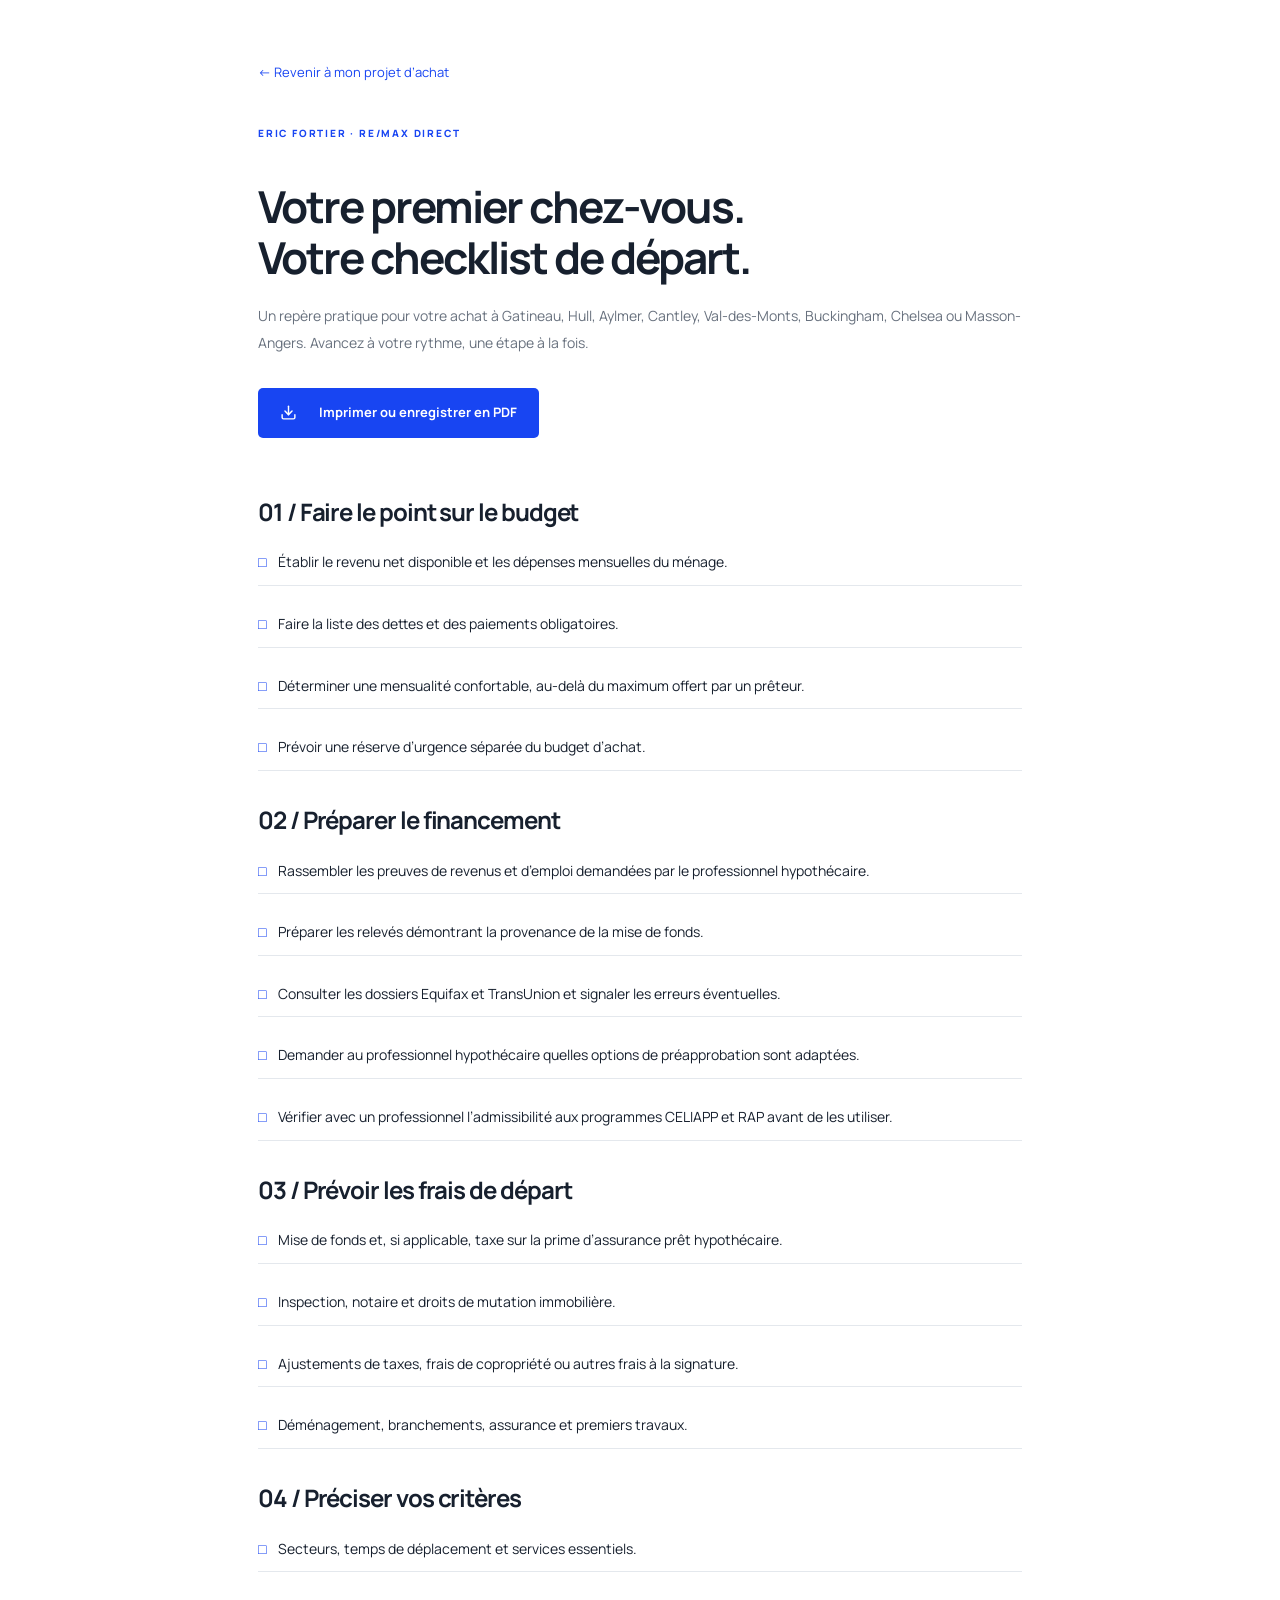
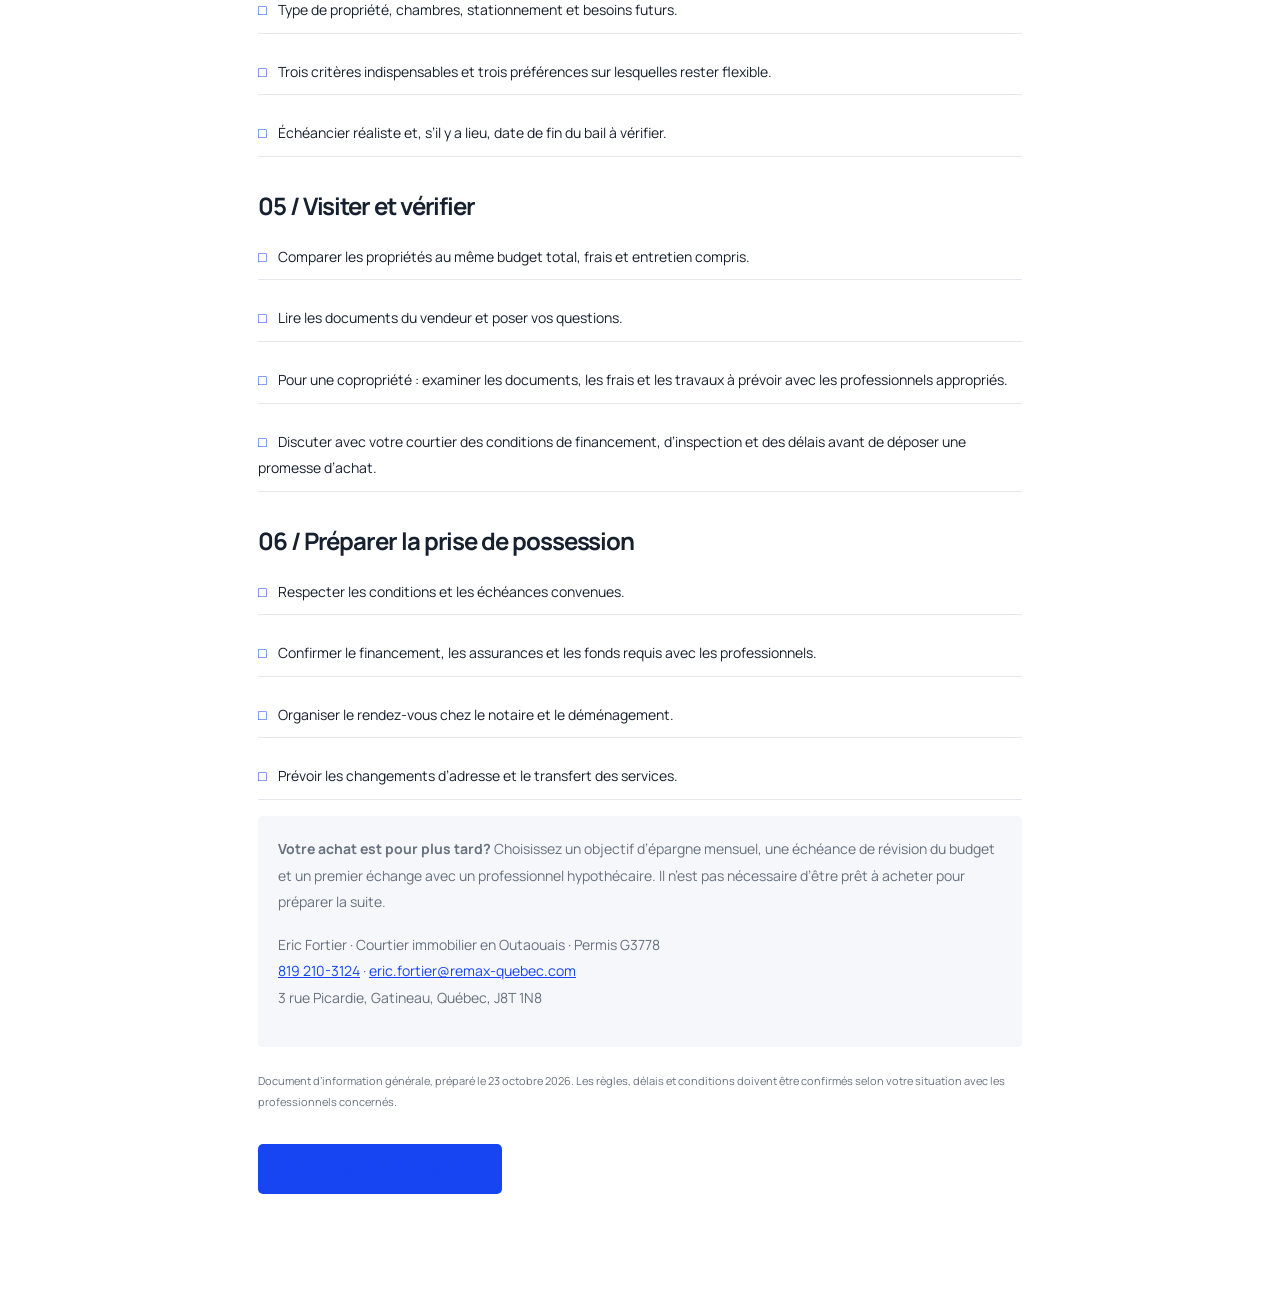
<file: guide-acheteur/index.html>
<!DOCTYPE html><html lang="fr-CA"><head><meta charSet="utf-8"/><meta name="viewport" content="width=device-width, initial-scale=1"/><link rel="stylesheet" href="/_next/static/css/index.Aq1Fd37B.css" data-rsc-css-href="/_next/static/css/index.Aq1Fd37B.css" data-precedence="vite-rsc/importer-resources"/><link rel="modulepreload" fetchPriority="low" href="/_next/static/chunks/index-C8wMRhrP.js"/><script src="/_next/static/chunks/rolldown-runtime-C60lm6uB.js" type="module" async=""></script><script src="/_next/static/chunks/framework-D_rUT4EX.js" type="module" async=""></script><link rel="modulepreload" href="/_next/static/chunks/layout-segment-context-DI1yPoW7.js" crossorigin=""/><link rel="preload" href="https://fonts.googleapis.com/css2?family=Manrope:wght@400;500;600;700;800&amp;display=swap" as="style"/><link rel="modulepreload" href="/_next/static/chunks/language-provider-DyWtWwou.js" crossorigin=""/><link rel="modulepreload" href="/_next/static/chunks/content-CGotP-Ar.js" crossorigin=""/><link rel="modulepreload" href="/_next/static/chunks/createLucideIcon-74KYNtQo.js" crossorigin=""/><link rel="modulepreload" href="/_next/static/chunks/streamed-icons-DNogeH_Z.js" crossorigin=""/><link rel="preconnect" href="https://fonts.googleapis.com"/><link rel="preconnect" href="https://fonts.gstatic.com" crossorigin="anonymous"/><link href="https://fonts.googleapis.com/css2?family=Manrope:wght@400;500;600;700;800&amp;display=swap" rel="stylesheet"/><script>Object.assign(((self[Symbol.for("vinext.navigationRuntime")]??={bootstrap:{routeManifest:null},functions:{}}).bootstrap.rsc??={rsc:[]}),{params:{},nav:{"pathname":"/guide-acheteur","searchParams":[]}})</script><link rel="modulepreload" href="/_next/static/chunks/index-C8wMRhrP.js" />
</head><body><main class="guide-page"><a class="no-print" href="/">← Revenir à mon projet d’achat</a><span class="eyebrow">ERIC FORTIER · RE/MAX DIRECT</span><h1>Votre premier chez-vous.<br/>Votre checklist de départ.</h1><p>Un repère pratique pour votre achat à Gatineau, Hull, Aylmer, Cantley, Val-des-Monts, Buckingham, Chelsea ou Masson-Angers. Avancez à votre rythme, une étape à la fois.</p><button class="btn btn-blue no-print"><svg xmlns="http://www.w3.org/2000/svg" width="17" height="17" viewBox="0 0 24 24" fill="none" stroke="currentColor" stroke-width="2" stroke-linecap="round" stroke-linejoin="round" class="lucide lucide-download" aria-hidden="true"><path d="M12 15V3"></path><path d="M21 15v4a2 2 0 0 1-2 2H5a2 2 0 0 1-2-2v-4"></path><path d="m7 10 5 5 5-5"></path></svg> Imprimer ou enregistrer en PDF</button><h2>01 / Faire le point sur le budget</h2><ul><li>Établir le revenu net disponible et les dépenses mensuelles du ménage.</li><li>Faire la liste des dettes et des paiements obligatoires.</li><li>Déterminer une mensualité confortable, au-delà du maximum offert par un prêteur.</li><li>Prévoir une réserve d’urgence séparée du budget d’achat.</li></ul><h2>02 / Préparer le financement</h2><ul><li>Rassembler les preuves de revenus et d’emploi demandées par le professionnel hypothécaire.</li><li>Préparer les relevés démontrant la provenance de la mise de fonds.</li><li>Consulter les dossiers Equifax et TransUnion et signaler les erreurs éventuelles.</li><li>Demander au professionnel hypothécaire quelles options de préapprobation sont adaptées.</li><li>Vérifier avec un professionnel l’admissibilité aux programmes CELIAPP et RAP avant de les utiliser.</li></ul><h2>03 / Prévoir les frais de départ</h2><ul><li>Mise de fonds et, si applicable, taxe sur la prime d’assurance prêt hypothécaire.</li><li>Inspection, notaire et droits de mutation immobilière.</li><li>Ajustements de taxes, frais de copropriété ou autres frais à la signature.</li><li>Déménagement, branchements, assurance et premiers travaux.</li></ul><h2>04 / Préciser vos critères</h2><ul><li>Secteurs, temps de déplacement et services essentiels.</li><li>Type de propriété, chambres, stationnement et besoins futurs.</li><li>Trois critères indispensables et trois préférences sur lesquelles rester flexible.</li><li>Échéancier réaliste et, s’il y a lieu, date de fin du bail à vérifier.</li></ul><h2>05 / Visiter et vérifier</h2><ul><li>Comparer les propriétés au même budget total, frais et entretien compris.</li><li>Lire les documents du vendeur et poser vos questions.</li><li>Pour une copropriété : examiner les documents, les frais et les travaux à prévoir avec les professionnels appropriés.</li><li>Discuter avec votre courtier des conditions de financement, d’inspection et des délais avant de déposer une promesse d’achat.</li></ul><h2>06 / Préparer la prise de possession</h2><ul><li>Respecter les conditions et les échéances convenues.</li><li>Confirmer le financement, les assurances et les fonds requis avec les professionnels.</li><li>Organiser le rendez-vous chez le notaire et le déménagement.</li><li>Prévoir les changements d’adresse et le transfert des services.</li></ul><div class="guide-note"><p><strong>Votre achat est pour plus tard?</strong> Choisissez un objectif d’épargne mensuel, une échéance de révision du budget et un premier échange avec un professionnel hypothécaire. Il n’est pas nécessaire d’être prêt à acheter pour préparer la suite.</p><p>Eric Fortier · Courtier immobilier en Outaouais · Permis G3778<br/><a href="tel:+18192103124">819 210-3124</a> · <a href="mailto:eric.fortier@remax-quebec.com">eric.fortier@remax-quebec.com</a><br/>3 rue Picardie, Gatineau, Québec, J8T 1N8</p></div><p style="font-size:11px;margin-top:24px">Document d’information générale, préparé le 23 octobre 2026. Les règles, délais et conditions doivent être confirmés selon votre situation avec les professionnels concernés.</p><a class="btn btn-blue no-print" href="/#mon-projet">Discuter de mon plan d’achat →</a></main><!--$--><!--/$--><div hidden=""><!--$--><div hidden=""><title>Checklist pour acheter en Outaouais | Eric Fortier</title><meta name="description" content="Votre liste pour préparer un premier achat à Gatineau et en Outaouais : budget, financement, critères, documents et frais."><meta name="author" content="Eric Fortier"><meta property="og:title" content="Checklist pour acheter en Outaouais | Eric Fortier"><meta property="og:description" content="Votre liste pour préparer un premier achat à Gatineau et en Outaouais : budget, financement, critères, documents et frais."><meta property="og:url" content="https://louer-ou-acheter.eric-fortier.com/guide-acheteur/"><meta property="og:site_name" content="Eric Fortier | RE/MAX Direct"><meta property="og:type" content="website"><meta property="og:locale" content="fr_CA"><meta property="og:image" content="https://louer-ou-acheter.eric-fortier.com/images/hero.png"><meta property="og:image:width" content="1600"><meta property="og:image:height" content="893"><meta property="og:image:alt" content="Un intérieur lumineux"><meta name="twitter:card" content="summary_large_image"><meta name="twitter:title" content="Checklist pour acheter en Outaouais | Eric Fortier"><meta name="twitter:description" content="Votre liste pour préparer un premier achat à Gatineau et en Outaouais : budget, financement, critères, documents et frais."><meta name="twitter:image" content="https://louer-ou-acheter.eric-fortier.com/images/hero.png"><meta name="twitter:image:width" content="1600"><meta name="twitter:image:height" content="893"><meta name="twitter:image:alt" content="Un intérieur lumineux"><link data-vinext-streamed-icon="/guide-acheteur:3p3qiv:0" rel="icon" href="/favicon.svg"><link rel="canonical" href="https://louer-ou-acheter.eric-fortier.com/guide-acheteur/"><link rel="alternate" href="https://louer-ou-acheter.eric-fortier.com/guide-acheteur/" hreflang="fr-CA"><link rel="alternate" href="https://louer-ou-acheter.eric-fortier.com/en/guide-acheteur/" hreflang="en-CA"><link rel="alternate" href="https://louer-ou-acheter.eric-fortier.com/guide-acheteur/" hreflang="x-default"><script>document.querySelectorAll('body link[rel="icon"], body link[rel="apple-touch-icon"]').forEach(el => document.head.appendChild(el));const a='data-vinext-streamed-icon',o=el=>{const m=el.getAttribute(a),i=m.lastIndexOf(':');return Number(m.slice(i+1))};[...document.querySelectorAll('link['+a+']')].sort((l,r)=>o(l)-o(r)).forEach(el=>document.head.appendChild(el))</script></div><!--/$--></div><script type="module" src="/_next/static/chunks/index-C8wMRhrP.js" id="_R_" async=""></script><script>((self[Symbol.for("vinext.navigationRuntime")]??={bootstrap:{routeManifest:null},functions:{}}).bootstrap.rsc??={rsc:[]}).rsc.push("0:{\"__vinext_streaming_metadata_body:route:/guide-acheteur\":\"$L1\",\"__vinext_streaming_metadata_outlet:route:/guide-acheteur\":\"$L2\",\"page:/guide-acheteur\":\"$L3\",\"layout:/\":\"$L4\",\"route:/guide-acheteur\":\"$L5\",\"__route\":\"route:/guide-acheteur\",\"__interceptionContext\":null,\"__layoutIds\":[\"layout:/\"],\"__rootLayout\":\"/\",\"__bfcacheSegmentIdentities\":{\"layout:/\":\"[\\\"layout\\\",\\\"layout:/\\\",\\\"root-boundary:/\\\",\\\"\\\"]\",\"page:/guide-acheteur\":\"[\\\"page\\\",\\\"page:/guide-acheteur\\\",\\\"root-boundary:/\\\",\\\"[\\\\\\\"guide-acheteur\\\\\\\"]\\\"]\"},\"__srcPage\":[\"guide-acheteur\",\"page\"],\"__layoutFlags\":{\"layout:/\":\"d\"},\"__artifactCompatibility\":{\"schemaVersion\":1,\"graphVersion\":\"app-route-graph:0c9990a03a60d35c\",\"deploymentVersion\":\"72fd02e5-f4cd-4980-8bf8-6cdb6b30e25d\",\"appElementsSchemaVersion\":1,\"rscPayloadSchemaVersion\":1,\"rootBoundaryId\":\"/\",\"renderEpoch\":null},\"__dynamicStaleTime\":0}\n")</script><script>((self[Symbol.for("vinext.navigationRuntime")]??={bootstrap:{routeManifest:null},functions:{}}).bootstrap.rsc??={rsc:[]}).rsc.push("7:I[\"4848e4c37c5f\",[],\"GlobalErrorBoundary\",1]\n")</script><script>((self[Symbol.for("vinext.navigationRuntime")]??={bootstrap:{routeManifest:null},functions:{}}).bootstrap.rsc??={rsc:[]}).rsc.push("8:I[\"c7bee9e9fffc\",[],\"default\",1]\n")</script><script>((self[Symbol.for("vinext.navigationRuntime")]??={bootstrap:{routeManifest:null},functions:{}}).bootstrap.rsc??={rsc:[]}).rsc.push("9:I[\"4848e4c37c5f\",[],\"ErrorBoundary\",1]\n")</script><script>((self[Symbol.for("vinext.navigationRuntime")]??={bootstrap:{routeManifest:null},functions:{}}).bootstrap.rsc??={rsc:[]}).rsc.push("a:I[\"19654edb5f15\",[],\"LayoutSegmentProvider\",1]\n")</script><script>((self[Symbol.for("vinext.navigationRuntime")]??={bootstrap:{routeManifest:null},functions:{}}).bootstrap.rsc??={rsc:[]}).rsc.push("b:I[\"ab3f52470f87\",[],\"Slot\",1]\n")</script><script>((self[Symbol.for("vinext.navigationRuntime")]??={bootstrap:{routeManifest:null},functions:{}}).bootstrap.rsc??={rsc:[]}).rsc.push("c:I[\"4848e4c37c5f\",[],\"NotFoundBoundary\",1]\n")</script><script>((self[Symbol.for("vinext.navigationRuntime")]??={bootstrap:{routeManifest:null},functions:{}}).bootstrap.rsc??={rsc:[]}).rsc.push("d:I[\"64c81e448e55\",[],\"AppRouterScrollTarget\",1]\n")</script><script>((self[Symbol.for("vinext.navigationRuntime")]??={bootstrap:{routeManifest:null},functions:{}}).bootstrap.rsc??={rsc:[]}).rsc.push("e:I[\"4848e4c37c5f\",[],\"RedirectBoundary\",1]\n")</script><script>((self[Symbol.for("vinext.navigationRuntime")]??={bootstrap:{routeManifest:null},functions:{}}).bootstrap.rsc??={rsc:[]}).rsc.push("f:\"$Sreact.suspense\"\n")</script><script>((self[Symbol.for("vinext.navigationRuntime")]??={bootstrap:{routeManifest:null},functions:{}}).bootstrap.rsc??={rsc:[]}).rsc.push(":HL[\"/_next/static/css/index.Aq1Fd37B.css\",\"style\"     ]\n")</script><script>((self[Symbol.for("vinext.navigationRuntime")]??={bootstrap:{routeManifest:null},functions:{}}).bootstrap.rsc??={rsc:[]}).rsc.push("4:[[[\"$\",\"link\",\"css:/_next/static/css/index.Aq1Fd37B.css\",{\"rel\":\"stylesheet\",\"precedence\":\"vite-rsc/importer-resources\",\"href\":\"/_next/static/css/index.Aq1Fd37B.css\",\"data-rsc-css-href\":\"/_next/static/css/index.Aq1Fd37B.css\"}],\"$undefined\"],\"$L6\"]\n")</script><script>((self[Symbol.for("vinext.navigationRuntime")]??={bootstrap:{routeManifest:null},functions:{}}).bootstrap.rsc??={rsc:[]}).rsc.push("5:[[[\"$\",\"meta\",null,{\"charSet\":\"utf-8\"}],null,[[\"$\",\"meta\",\"0\",{\"name\":\"viewport\",\"content\":\"width=device-width, initial-scale=1\"}]]],[\"$\",\"$L7\",null,{\"fallback\":\"$8\",\"children\":[\"$\",\"$L9\",null,{\"fallback\":\"$8\",\"children\":[\"$\",\"$La\",null,{\"providerId\":\"layout:/\",\"segmentMap\":{\"children\":[\"guide-acheteur\"]},\"children\":[\"$\",\"$Lb\",null,{\"id\":\"layout:/\",\"parallelSlots\":\"$undefined\",\"children\":[\"$\",\"$Lc\",null,{\"resetKey\":\"guide-acheteur\",\"fallback\":[[\"$\",\"title\",null,{\"children\":\"404: This page could not be found.\"}],[\"$\",\"div\",null,{\"style\":{\"fontFamily\":\"system-ui,\\\"Segoe UI\\\",Roboto,Helvetica,Arial,sans-serif,\\\"Apple Color Emoji\\\",\\\"Segoe UI Emoji\\\"\",\"height\":\"100vh\",\"textAlign\":\"center\",\"display\":\"flex\",\"flexDirection\":\"column\",\"alignItems\":\"center\",\"justifyContent\":\"center\"},\"children\":[\"$\",\"div\",null,{\"children\":[[\"$\",\"style\",null,{\"dangerouslySetInnerHTML\":{\"__html\":\"body{color:#000;background:#fff;margin:0}.next-error-h1{border-right:1px solid rgba(0,0,0,.3)}@media (prefers-color-scheme:dark){body{color:#fff;background:#000}.next-error-h1{border-right:1px solid rgba(255,255,255,.3)}}\"}}],[\"$\",\"h1\",null,{\"className\":\"next-error-h1\",\"style\":{\"display\":\"inline-block\",\"margin\":\"0 20px 0 0\",\"padding\":\"0 23px 0 0\",\"fontSize\":24,\"fontWeight\":500,\"verticalAlign\":\"top\",\"lineHeight\":\"49px\"},\"children\":404}],[\"$\",\"div\",null,{\"style\":{\"display\":\"inline-block\"},\"children\":[\"$\",\"h2\",null,{\"style\":{\"fontSize\":14,\"fontWeight\":400,\"lineHeight\":\"49px\",\"margin\":0},\"children\":\"This page could not be found.\"}]}]]}]}]],\"children\":[\"$\",\"$Ld\",null,{\"children\":[\"$\",\"$Le\",null,{\"children\":[[\"$\",\"$La\",null,{\"providerId\":\"page:/guide-acheteur\",\"segmentMap\":{\"children\":[\"__PAGE__\"]},\"children\":[\"$\",\"$Lb\",null,{\"id\":\"page:/guide-acheteur\"}]}],[\"$\",\"$f\",null,{\"fallback\":null,\"children\":[\"$\",\"$Lb\",null,{\"id\":\"__vinext_streaming_metadata_outlet:route:/guide-acheteur\"}]}]]}]}]}]}]}]}]}],null,[\"$\",\"div\",null,{\"hidden\":true,\"children\":[\"$\",\"$f\",null,{\"fallback\":null,\"children\":[\"$\",\"$Lb\",null,{\"id\":\"__vinext_streaming_metadata_body:route:/guide-acheteur\"}]}]}]]\n")</script><script>((self[Symbol.for("vinext.navigationRuntime")]??={bootstrap:{routeManifest:null},functions:{}}).bootstrap.rsc??={rsc:[]}).rsc.push("10:I[\"2753c1e9dbba\",[],\"default\",1]\n")</script><script>((self[Symbol.for("vinext.navigationRuntime")]??={bootstrap:{routeManifest:null},functions:{}}).bootstrap.rsc??={rsc:[]}).rsc.push("3:[\"$\",\"$L10\",null,{}]\n")</script><script>((self[Symbol.for("vinext.navigationRuntime")]??={bootstrap:{routeManifest:null},functions:{}}).bootstrap.rsc??={rsc:[]}).rsc.push("11:I[\"0de46348a03c\",[],\"default\",1]\n")</script><script>((self[Symbol.for("vinext.navigationRuntime")]??={bootstrap:{routeManifest:null},functions:{}}).bootstrap.rsc??={rsc:[]}).rsc.push("12:I[\"ab3f52470f87\",[],\"Children\",1]\n")</script><script>((self[Symbol.for("vinext.navigationRuntime")]??={bootstrap:{routeManifest:null},functions:{}}).bootstrap.rsc??={rsc:[]}).rsc.push(":HL[\"https://fonts.googleapis.com/css2?family=Manrope:wght@400;500;600;700;800\u0026display=swap\",\"style\"     ]\n")</script><script>((self[Symbol.for("vinext.navigationRuntime")]??={bootstrap:{routeManifest:null},functions:{}}).bootstrap.rsc??={rsc:[]}).rsc.push("6:[\"$\",\"html\",null,{\"lang\":\"fr-CA\",\"children\":[[\"$\",\"head\",null,{\"children\":[[\"$\",\"link\",null,{\"rel\":\"preconnect\",\"href\":\"https://fonts.googleapis.com\"}],[\"$\",\"link\",null,{\"rel\":\"preconnect\",\"href\":\"https://fonts.gstatic.com\",\"crossOrigin\":\"anonymous\"}],[\"$\",\"link\",null,{\"href\":\"https://fonts.googleapis.com/css2?family=Manrope:wght@400;500;600;700;800\u0026display=swap\",\"rel\":\"stylesheet\"}]]}],[\"$\",\"body\",null,{\"children\":[\"$\",\"$L11\",null,{\"initialLocale\":\"fr\",\"initialPath\":\"/guide-acheteur\",\"children\":[\"$\",\"$L12\",null,{}]}]}]]}]\n")</script><script>((self[Symbol.for("vinext.navigationRuntime")]??={bootstrap:{routeManifest:null},functions:{}}).bootstrap.rsc??={rsc:[]}).rsc.push("14:I[\"037f67ca7f8d\",[],\"StreamedIconsInsertion\",1]\n")</script><script>((self[Symbol.for("vinext.navigationRuntime")]??={bootstrap:{routeManifest:null},functions:{}}).bootstrap.rsc??={rsc:[]}).rsc.push("13:T9a1,")</script><script>((self[Symbol.for("vinext.navigationRuntime")]??={bootstrap:{routeManifest:null},functions:{}}).bootstrap.rsc??={rsc:[]}).rsc.push("\u003ctitle\u003eChecklist pour acheter en Outaouais | Eric Fortier\u003c/title\u003e\u003cmeta name=\"description\" content=\"Votre liste pour préparer un premier achat à Gatineau et en Outaouais : budget, financement, critères, documents et frais.\"\u003e\u003cmeta name=\"author\" content=\"Eric Fortier\"\u003e\u003cmeta property=\"og:title\" content=\"Checklist pour acheter en Outaouais | Eric Fortier\"\u003e\u003cmeta property=\"og:description\" content=\"Votre liste pour préparer un premier achat à Gatineau et en Outaouais : budget, financement, critères, documents et frais.\"\u003e\u003cmeta pr")</script><script>((self[Symbol.for("vinext.navigationRuntime")]??={bootstrap:{routeManifest:null},functions:{}}).bootstrap.rsc??={rsc:[]}).rsc.push("operty=\"og:url\" content=\"https://louer-ou-acheter.eric-fortier.com/guide-acheteur/\"\u003e\u003cmeta property=\"og:site_name\" content=\"Eric Fortier | RE/MAX Direct\"\u003e\u003cmeta property=\"og:type\" content=\"website\"\u003e\u003cmeta property=\"og:locale\" content=\"fr_CA\"\u003e\u003cmeta property=\"og:image\" content=\"https://louer-ou-acheter.eric-fortier.com/images/hero.png\"\u003e\u003cmeta property=\"og:image:width\" content=\"1600\"\u003e\u003cmeta property=\"og:image:height\" content=\"893\"\u003e\u003cmeta property=\"og:image:alt\" content=\"Un intérieur lumineux\"\u003e\u003cmeta name=\"twitter:card\" content=\"summary_large_image\"\u003e\u003cmeta name=\"twitter:title\" content=\"Checklist pour acheter en Outaouais | Eric Fortier\"\u003e\u003cmeta name=\"twitter:description\" content=\"Votre liste pour préparer un premier achat à Gatineau et en Outaouais : budget, financement, critères, documents et frais.\"\u003e\u003cmeta name=\"twitter:image\" content=\"https://louer-ou-acheter.eric-fortier.com/images/hero.png\"\u003e\u003cmeta name=\"twitter:image:width\" content=\"1600\"\u003e\u003cmeta name=\"twitter:image:height\" content=\"893\"\u003e\u003cmeta name=\"twitter:image:alt\" content=\"Un intérieur lumineux\"\u003e\u003clink data-vinext-streamed-icon=\"/guide-acheteur:3p3qiv:0\" rel=\"icon\" href=\"/favicon.svg\"\u003e\u003clink rel=\"canonical\" href=\"https://louer-ou-acheter.eric-fortier.com/guide-acheteur/\"\u003e\u003clink rel=\"alternate\" href=\"https://louer-ou-acheter.eric-fortier.com/guide-acheteur/\" hreflang=\"fr-CA\"\u003e\u003clink rel=\"alternate\" href=\"https://louer-ou-acheter.eric-fortier.com/en/guide-acheteur/\" hreflang=\"en-CA\"\u003e\u003clink rel=\"alternate\" href=\"https://louer-ou-acheter.eric-fortier.com/guide-acheteur/\" hreflang=\"x-default\"\u003e\u003cscript\u003edocument.querySelectorAll('body link[rel=\"icon\"], body link[rel=\"apple-touch-icon\"]').forEach(el =\u003e document.head.appendChild(el));const a='data-vinext-streamed-icon',o=el=\u003e{const m=el.getAttribute(a),i=m.lastIndexOf(':');return Number(m.slice(i+1))};[...document.querySelectorAll('link['+a+']')].sort((l,r)=\u003eo(l)-o(r)).forEach(el=\u003edocument.head.appendChild(el))\u003c/script\u003e")</script><script>((self[Symbol.for("vinext.navigationRuntime")]??={bootstrap:{routeManifest:null},functions:{}}).bootstrap.rsc??={rsc:[]}).rsc.push("1:[[\"$\",\"div\",null,{\"hidden\":true,\"suppressHydrationWarning\":true,\"dangerouslySetInnerHTML\":{\"__html\":\"$13\"}}],[\"$\",\"$L14\",null,{\"metadataKey\":\"/guide-acheteur:3p3qiv\"}]]\n")</script><script>((self[Symbol.for("vinext.navigationRuntime")]??={bootstrap:{routeManifest:null},functions:{}}).bootstrap.rsc??={rsc:[]}).rsc.push("2:null\n")</script><script>Object.assign(((self[Symbol.for("vinext.navigationRuntime")]??={bootstrap:{routeManifest:null},functions:{}}).bootstrap.rsc??={rsc:[]}),{"initialCacheKind":"dynamic","dynamicStaleTimeSeconds":0});((self[Symbol.for("vinext.navigationRuntime")]??={bootstrap:{routeManifest:null},functions:{}}).bootstrap.rsc??={rsc:[]}).done=true</script></body></html>
</file>
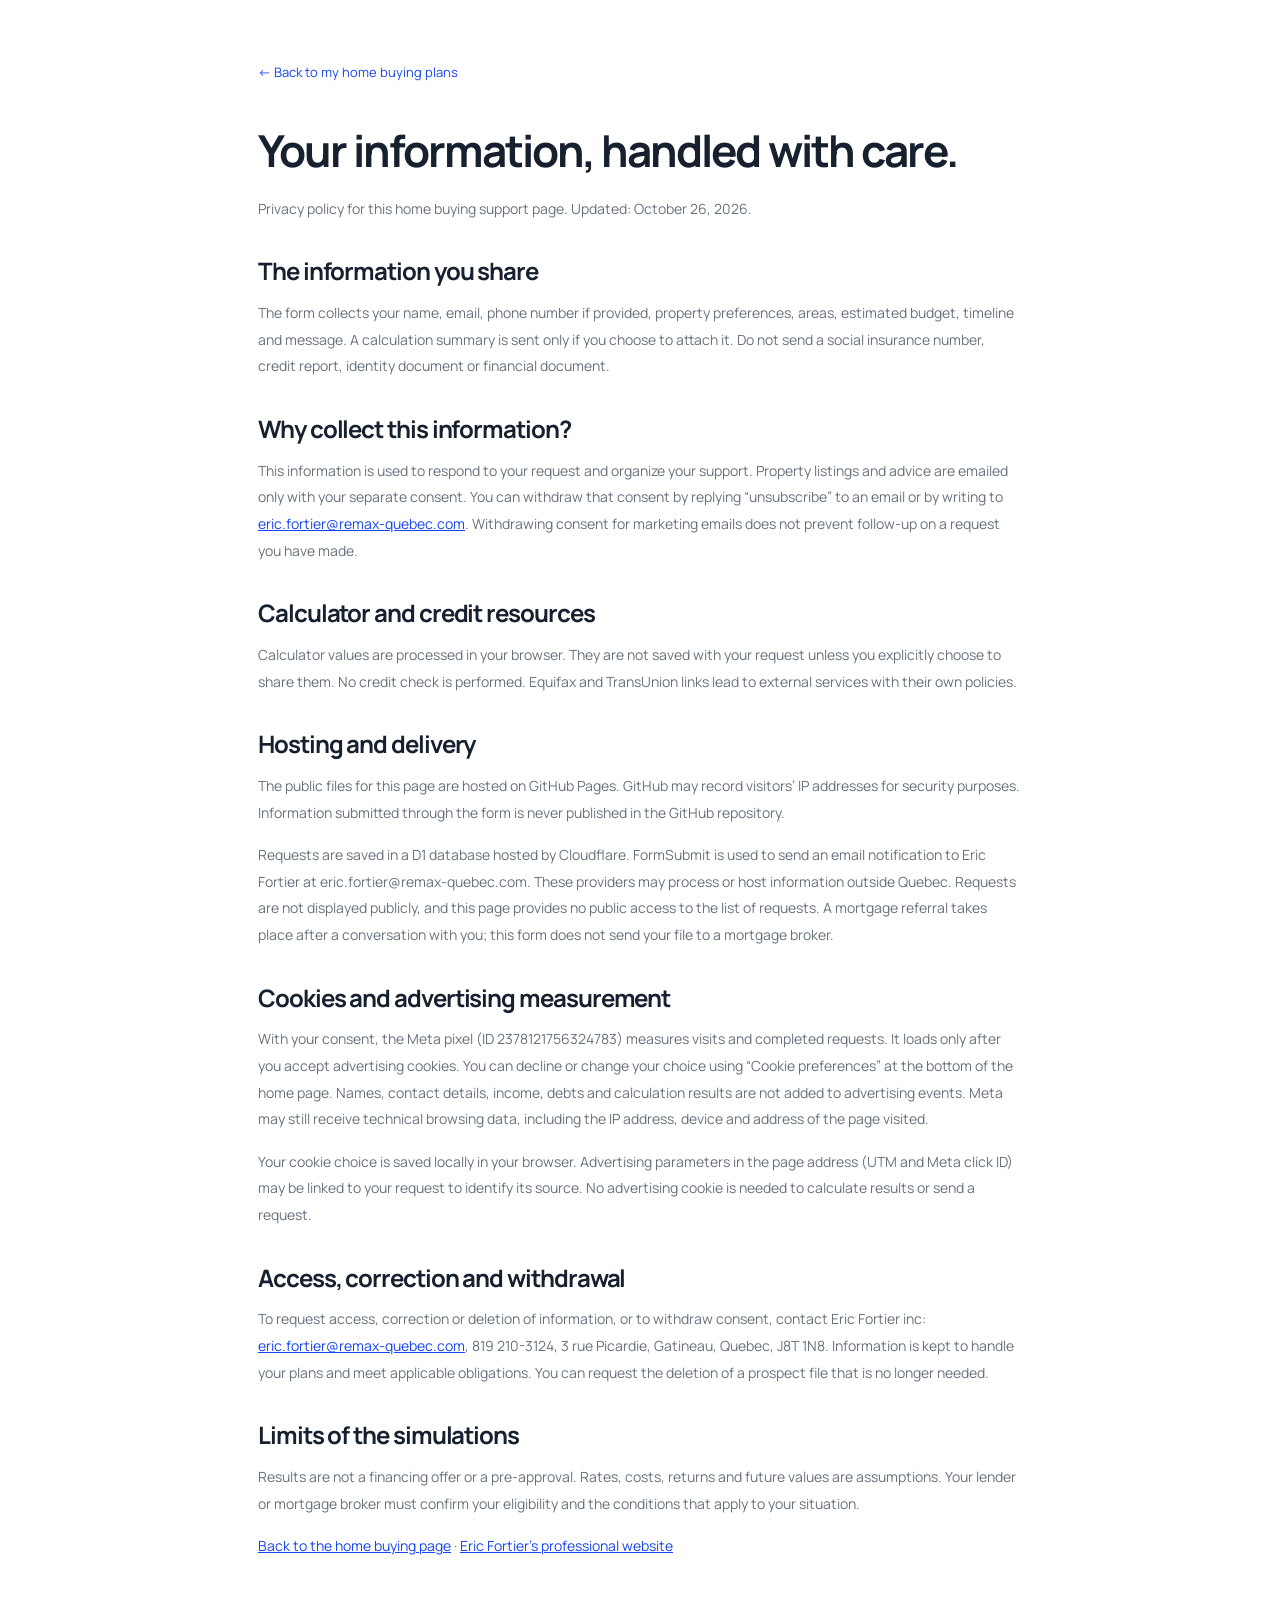
<file: en/confidentialite/index.html>
<!DOCTYPE html><html lang="en-CA"><head><meta charSet="utf-8"/><meta name="viewport" content="width=device-width, initial-scale=1"/><link rel="stylesheet" href="/_next/static/css/index.Aq1Fd37B.css" data-rsc-css-href="/_next/static/css/index.Aq1Fd37B.css" data-precedence="vite-rsc/importer-resources"/><link rel="modulepreload" fetchPriority="low" href="/_next/static/chunks/index-C8wMRhrP.js"/><script src="/_next/static/chunks/rolldown-runtime-C60lm6uB.js" type="module" async=""></script><script src="/_next/static/chunks/framework-D_rUT4EX.js" type="module" async=""></script><link rel="modulepreload" href="/_next/static/chunks/layout-segment-context-DI1yPoW7.js" crossorigin=""/><link rel="preload" href="https://fonts.googleapis.com/css2?family=Manrope:wght@400;500;600;700;800&amp;display=swap" as="style"/><link rel="modulepreload" href="/_next/static/chunks/language-provider-DyWtWwou.js" crossorigin=""/><link rel="modulepreload" href="/_next/static/chunks/content-CYWKCb--.js" crossorigin=""/><link rel="modulepreload" href="/_next/static/chunks/streamed-icons-DNogeH_Z.js" crossorigin=""/><link rel="preconnect" href="https://fonts.googleapis.com"/><link rel="preconnect" href="https://fonts.gstatic.com" crossorigin="anonymous"/><link href="https://fonts.googleapis.com/css2?family=Manrope:wght@400;500;600;700;800&amp;display=swap" rel="stylesheet"/><script>Object.assign(((self[Symbol.for("vinext.navigationRuntime")]??={bootstrap:{routeManifest:null},functions:{}}).bootstrap.rsc??={rsc:[]}),{params:{},nav:{"pathname":"/en/confidentialite","searchParams":[]}})</script><link rel="modulepreload" href="/_next/static/chunks/index-C8wMRhrP.js" />
</head><body><main class="legal-page"><a href="/en/">← Back to my home buying plans</a><h1>Your information, handled with care.</h1><p>Privacy policy for this home buying support page. Updated: October 26, 2026.</p><h2>The information you share</h2><p>The form collects your name, email, phone number if provided, property preferences, areas, estimated budget, timeline and message. A calculation summary is sent only if you choose to attach it. Do not send a social insurance number, credit report, identity document or financial document.</p><h2>Why collect this information?</h2><p>This information is used to respond to your request and organize your support. Property listings and advice are emailed only with your separate consent. You can withdraw that consent by replying “unsubscribe” to an email or by writing to <a href="mailto:eric.fortier@remax-quebec.com">eric.fortier@remax-quebec.com</a>. Withdrawing consent for marketing emails does not prevent follow-up on a request you have made.</p><h2>Calculator and credit resources</h2><p>Calculator values are processed in your browser. They are not saved with your request unless you explicitly choose to share them. No credit check is performed. Equifax and TransUnion links lead to external services with their own policies.</p><h2>Hosting and delivery</h2><p>The public files for this page are hosted on GitHub Pages. GitHub may record visitors’ IP addresses for security purposes. Information submitted through the form is never published in the GitHub repository.</p><p>Requests are saved in a D1 database hosted by Cloudflare. FormSubmit is used to send an email notification to Eric Fortier at <!-- -->eric.fortier@remax-quebec.com<!-- -->. These providers may process or host information outside Quebec. Requests are not displayed publicly, and this page provides no public access to the list of requests. A mortgage referral takes place after a conversation with you; this form does not send your file to a mortgage broker.</p><h2>Cookies and advertising measurement</h2><p>With your consent, the Meta pixel (ID 2378121756324783) measures visits and completed requests. It loads only after you accept advertising cookies. You can decline or change your choice using “Cookie preferences” at the bottom of the home page. Names, contact details, income, debts and calculation results are not added to advertising events. Meta may still receive technical browsing data, including the IP address, device and address of the page visited.</p><p>Your cookie choice is saved locally in your browser. Advertising parameters in the page address (UTM and Meta click ID) may be linked to your request to identify its source. No advertising cookie is needed to calculate results or send a request.</p><h2>Access, correction and withdrawal</h2><p>To request access, correction or deletion of information, or to withdraw consent, contact Eric Fortier inc: <a href="mailto:eric.fortier@remax-quebec.com">eric.fortier@remax-quebec.com</a>, 819 210-3124, 3 rue Picardie, Gatineau, Quebec, J8T 1N8. Information is kept to handle your plans and meet applicable obligations. You can request the deletion of a prospect file that is no longer needed.</p><h2>Limits of the simulations</h2><p>Results are not a financing offer or a pre-approval. Rates, costs, returns and future values are assumptions. Your lender or mortgage broker must confirm your eligibility and the conditions that apply to your situation.</p><p><a href="/en/">Back to the home buying page</a> · <a href="https://www.eric-fortier.com/en">Eric Fortier’s professional website</a></p></main><!--$--><!--/$--><div hidden=""><!--$--><div hidden=""><title>Privacy | Eric Fortier</title><meta name="description" content="How Eric Fortier handles your information, buyer inquiries and cookie preferences."><meta name="author" content="Eric Fortier"><meta property="og:title" content="Privacy | Eric Fortier"><meta property="og:description" content="How Eric Fortier handles your information, buyer inquiries and cookie preferences."><meta property="og:url" content="https://louer-ou-acheter.eric-fortier.com/en/confidentialite/"><meta property="og:site_name" content="Eric Fortier | RE/MAX Direct"><meta property="og:type" content="website"><meta property="og:locale" content="en_CA"><meta property="og:image" content="https://louer-ou-acheter.eric-fortier.com/images/hero.png"><meta property="og:image:width" content="1600"><meta property="og:image:height" content="893"><meta property="og:image:alt" content="A bright home interior"><meta name="twitter:card" content="summary_large_image"><meta name="twitter:title" content="Privacy | Eric Fortier"><meta name="twitter:description" content="How Eric Fortier handles your information, buyer inquiries and cookie preferences."><meta name="twitter:image" content="https://louer-ou-acheter.eric-fortier.com/images/hero.png"><meta name="twitter:image:width" content="1600"><meta name="twitter:image:height" content="893"><meta name="twitter:image:alt" content="A bright home interior"><link data-vinext-streamed-icon="/confidentialite:3d4ber:0" rel="icon" href="/favicon.svg"><link rel="canonical" href="https://louer-ou-acheter.eric-fortier.com/en/confidentialite/"><link rel="alternate" href="https://louer-ou-acheter.eric-fortier.com/confidentialite/" hreflang="fr-CA"><link rel="alternate" href="https://louer-ou-acheter.eric-fortier.com/en/confidentialite/" hreflang="en-CA"><link rel="alternate" href="https://louer-ou-acheter.eric-fortier.com/confidentialite/" hreflang="x-default"><script>document.querySelectorAll('body link[rel="icon"], body link[rel="apple-touch-icon"]').forEach(el => document.head.appendChild(el));const a='data-vinext-streamed-icon',o=el=>{const m=el.getAttribute(a),i=m.lastIndexOf(':');return Number(m.slice(i+1))};[...document.querySelectorAll('link['+a+']')].sort((l,r)=>o(l)-o(r)).forEach(el=>document.head.appendChild(el))</script></div><!--/$--></div><script type="module" src="/_next/static/chunks/index-C8wMRhrP.js" id="_R_" async=""></script><script>((self[Symbol.for("vinext.navigationRuntime")]??={bootstrap:{routeManifest:null},functions:{}}).bootstrap.rsc??={rsc:[]}).rsc.push("0:{\"__vinext_streaming_metadata_body:route:/confidentialite\":\"$L1\",\"__vinext_streaming_metadata_outlet:route:/confidentialite\":\"$L2\",\"page:/confidentialite\":\"$L3\",\"layout:/\":\"$L4\",\"route:/confidentialite\":\"$L5\",\"__route\":\"route:/confidentialite\",\"__interceptionContext\":null,\"__layoutIds\":[\"layout:/\"],\"__rootLayout\":\"/\",\"__bfcacheSegmentIdentities\":{\"layout:/\":\"[\\\"layout\\\",\\\"layout:/\\\",\\\"root-boundary:/\\\",\\\"\\\"]\",\"page:/confidentialite\":\"[\\\"page\\\",\\\"page:/confidentialite\\\",\\\"root-boundary:/\\\",\\\"[\\\\\\\"confidentialite\\\\\\\"]\\\"]\"},\"__srcPage\":[\"confidentialite\",\"page\"],\"__layoutFlags\":{\"layout:/\":\"d\"},\"__artifactCompatibility\":{\"schemaVersion\":1,\"graphVersion\":\"app-route-graph:30fa7b5cbb105cc8\",\"deploymentVersion\":\"72fd02e5-f4cd-4980-8bf8-6cdb6b30e25d\",\"appElementsSchemaVersion\":1,\"rscPayloadSchemaVersion\":1,\"rootBoundaryId\":\"/\",\"renderEpoch\":null},\"__dynamicStaleTime\":0}\n")</script><script>((self[Symbol.for("vinext.navigationRuntime")]??={bootstrap:{routeManifest:null},functions:{}}).bootstrap.rsc??={rsc:[]}).rsc.push("7:I[\"4848e4c37c5f\",[],\"GlobalErrorBoundary\",1]\n")</script><script>((self[Symbol.for("vinext.navigationRuntime")]??={bootstrap:{routeManifest:null},functions:{}}).bootstrap.rsc??={rsc:[]}).rsc.push("8:I[\"c7bee9e9fffc\",[],\"default\",1]\n")</script><script>((self[Symbol.for("vinext.navigationRuntime")]??={bootstrap:{routeManifest:null},functions:{}}).bootstrap.rsc??={rsc:[]}).rsc.push("9:I[\"4848e4c37c5f\",[],\"ErrorBoundary\",1]\n")</script><script>((self[Symbol.for("vinext.navigationRuntime")]??={bootstrap:{routeManifest:null},functions:{}}).bootstrap.rsc??={rsc:[]}).rsc.push("a:I[\"19654edb5f15\",[],\"LayoutSegmentProvider\",1]\n")</script><script>((self[Symbol.for("vinext.navigationRuntime")]??={bootstrap:{routeManifest:null},functions:{}}).bootstrap.rsc??={rsc:[]}).rsc.push("b:I[\"ab3f52470f87\",[],\"Slot\",1]\n")</script><script>((self[Symbol.for("vinext.navigationRuntime")]??={bootstrap:{routeManifest:null},functions:{}}).bootstrap.rsc??={rsc:[]}).rsc.push("c:I[\"4848e4c37c5f\",[],\"NotFoundBoundary\",1]\n")</script><script>((self[Symbol.for("vinext.navigationRuntime")]??={bootstrap:{routeManifest:null},functions:{}}).bootstrap.rsc??={rsc:[]}).rsc.push("d:I[\"64c81e448e55\",[],\"AppRouterScrollTarget\",1]\n")</script><script>((self[Symbol.for("vinext.navigationRuntime")]??={bootstrap:{routeManifest:null},functions:{}}).bootstrap.rsc??={rsc:[]}).rsc.push("e:I[\"4848e4c37c5f\",[],\"RedirectBoundary\",1]\n")</script><script>((self[Symbol.for("vinext.navigationRuntime")]??={bootstrap:{routeManifest:null},functions:{}}).bootstrap.rsc??={rsc:[]}).rsc.push("f:\"$Sreact.suspense\"\n")</script><script>((self[Symbol.for("vinext.navigationRuntime")]??={bootstrap:{routeManifest:null},functions:{}}).bootstrap.rsc??={rsc:[]}).rsc.push(":HL[\"/_next/static/css/index.Aq1Fd37B.css\",\"style\"     ]\n")</script><script>((self[Symbol.for("vinext.navigationRuntime")]??={bootstrap:{routeManifest:null},functions:{}}).bootstrap.rsc??={rsc:[]}).rsc.push("4:[[[\"$\",\"link\",\"css:/_next/static/css/index.Aq1Fd37B.css\",{\"rel\":\"stylesheet\",\"precedence\":\"vite-rsc/importer-resources\",\"href\":\"/_next/static/css/index.Aq1Fd37B.css\",\"data-rsc-css-href\":\"/_next/static/css/index.Aq1Fd37B.css\"}],\"$undefined\"],\"$L6\"]\n")</script><script>((self[Symbol.for("vinext.navigationRuntime")]??={bootstrap:{routeManifest:null},functions:{}}).bootstrap.rsc??={rsc:[]}).rsc.push("5:[[[\"$\",\"meta\",null,{\"charSet\":\"utf-8\"}],null,[[\"$\",\"meta\",\"0\",{\"name\":\"viewport\",\"content\":\"width=device-width, initial-scale=1\"}]]],[\"$\",\"$L7\",null,{\"fallback\":\"$8\",\"children\":[\"$\",\"$L9\",null,{\"fallback\":\"$8\",\"children\":[\"$\",\"$La\",null,{\"providerId\":\"layout:/\",\"segmentMap\":{\"children\":[\"confidentialite\"]},\"children\":[\"$\",\"$Lb\",null,{\"id\":\"layout:/\",\"parallelSlots\":\"$undefined\",\"children\":[\"$\",\"$Lc\",null,{\"resetKey\":\"confidentialite\",\"fallback\":[[\"$\",\"title\",null,{\"children\":\"404: This page could not be found.\"}],[\"$\",\"div\",null,{\"style\":{\"fontFamily\":\"system-ui,\\\"Segoe UI\\\",Roboto,Helvetica,Arial,sans-serif,\\\"Apple Color Emoji\\\",\\\"Segoe UI Emoji\\\"\",\"height\":\"100vh\",\"textAlign\":\"center\",\"display\":\"flex\",\"flexDirection\":\"column\",\"alignItems\":\"center\",\"justifyContent\":\"center\"},\"children\":[\"$\",\"div\",null,{\"children\":[[\"$\",\"style\",null,{\"dangerouslySetInnerHTML\":{\"__html\":\"body{color:#000;background:#fff;margin:0}.next-error-h1{border-right:1px solid rgba(0,0,0,.3)}@media (prefers-color-scheme:dark){body{color:#fff;background:#000}.next-error-h1{border-right:1px solid rgba(255,255,255,.3)}}\"}}],[\"$\",\"h1\",null,{\"className\":\"next-error-h1\",\"style\":{\"display\":\"inline-block\",\"margin\":\"0 20px 0 0\",\"padding\":\"0 23px 0 0\",\"fontSize\":24,\"fontWeight\":500,\"verticalAlign\":\"top\",\"lineHeight\":\"49px\"},\"children\":404}],[\"$\",\"div\",null,{\"style\":{\"display\":\"inline-block\"},\"children\":[\"$\",\"h2\",null,{\"style\":{\"fontSize\":14,\"fontWeight\":400,\"lineHeight\":\"49px\",\"margin\":0},\"children\":\"This page could not be found.\"}]}]]}]}]],\"children\":[\"$\",\"$Ld\",null,{\"children\":[\"$\",\"$Le\",null,{\"children\":[[\"$\",\"$La\",null,{\"providerId\":\"page:/confidentialite\",\"segmentMap\":{\"children\":[\"__PAGE__\"]},\"children\":[\"$\",\"$Lb\",null,{\"id\":\"page:/confidentialite\"}]}],[\"$\",\"$f\",null,{\"fallback\":null,\"children\":[\"$\",\"$Lb\",null,{\"id\":\"__vinext_streaming_metadata_outlet:route:/confidentialite\"}]}]]}]}]}]}]}]}]}],null,[\"$\",\"div\",null,{\"hidden\":true,\"children\":[\"$\",\"$f\",null,{\"fallback\":null,\"children\":[\"$\",\"$Lb\",null,{\"id\":\"__vinext_streaming_metadata_body:route:/confidentialite\"}]}]}]]\n")</script><script>((self[Symbol.for("vinext.navigationRuntime")]??={bootstrap:{routeManifest:null},functions:{}}).bootstrap.rsc??={rsc:[]}).rsc.push("10:I[\"7f557e1b06e9\",[],\"default\",1]\n")</script><script>((self[Symbol.for("vinext.navigationRuntime")]??={bootstrap:{routeManifest:null},functions:{}}).bootstrap.rsc??={rsc:[]}).rsc.push("3:[\"$\",\"$L10\",null,{}]\n")</script><script>((self[Symbol.for("vinext.navigationRuntime")]??={bootstrap:{routeManifest:null},functions:{}}).bootstrap.rsc??={rsc:[]}).rsc.push("11:I[\"0de46348a03c\",[],\"default\",1]\n")</script><script>((self[Symbol.for("vinext.navigationRuntime")]??={bootstrap:{routeManifest:null},functions:{}}).bootstrap.rsc??={rsc:[]}).rsc.push("12:I[\"ab3f52470f87\",[],\"Children\",1]\n")</script><script>((self[Symbol.for("vinext.navigationRuntime")]??={bootstrap:{routeManifest:null},functions:{}}).bootstrap.rsc??={rsc:[]}).rsc.push(":HL[\"https://fonts.googleapis.com/css2?family=Manrope:wght@400;500;600;700;800\u0026display=swap\",\"style\"     ]\n")</script><script>((self[Symbol.for("vinext.navigationRuntime")]??={bootstrap:{routeManifest:null},functions:{}}).bootstrap.rsc??={rsc:[]}).rsc.push("6:[\"$\",\"html\",null,{\"lang\":\"en-CA\",\"children\":[[\"$\",\"head\",null,{\"children\":[[\"$\",\"link\",null,{\"rel\":\"preconnect\",\"href\":\"https://fonts.googleapis.com\"}],[\"$\",\"link\",null,{\"rel\":\"preconnect\",\"href\":\"https://fonts.gstatic.com\",\"crossOrigin\":\"anonymous\"}],[\"$\",\"link\",null,{\"href\":\"https://fonts.googleapis.com/css2?family=Manrope:wght@400;500;600;700;800\u0026display=swap\",\"rel\":\"stylesheet\"}]]}],[\"$\",\"body\",null,{\"children\":[\"$\",\"$L11\",null,{\"initialLocale\":\"en\",\"initialPath\":\"/en/confidentialite\",\"children\":[\"$\",\"$L12\",null,{}]}]}]]}]\n")</script><script>((self[Symbol.for("vinext.navigationRuntime")]??={bootstrap:{routeManifest:null},functions:{}}).bootstrap.rsc??={rsc:[]}).rsc.push("14:I[\"037f67ca7f8d\",[],\"StreamedIconsInsertion\",1]\n")</script><script>((self[Symbol.for("vinext.navigationRuntime")]??={bootstrap:{routeManifest:null},functions:{}}).bootstrap.rsc??={rsc:[]}).rsc.push("13:T8d8,")</script><script>((self[Symbol.for("vinext.navigationRuntime")]??={bootstrap:{routeManifest:null},functions:{}}).bootstrap.rsc??={rsc:[]}).rsc.push("\u003ctitle\u003ePrivacy | Eric Fortier\u003c/title\u003e\u003cmeta name=\"description\" content=\"How Eric Fortier handles your information, buyer inquiries and cookie preferences.\"\u003e\u003cmeta name=\"author\" content=\"Eric Fortier\"\u003e\u003cmeta property=\"og:title\" content=\"Privacy | Eric Fortier\"\u003e\u003cmeta property=\"og:description\" content=\"How Eric Fortier handles your information, buyer inquiries and cookie preferences.\"\u003e\u003cmeta property=\"og:url\" content=\"https://louer-ou-acheter.eric-fortier.com/en/confidentialite/\"\u003e\u003cmeta property=\"og:site_name\" content=\"Eric ")</script><script>((self[Symbol.for("vinext.navigationRuntime")]??={bootstrap:{routeManifest:null},functions:{}}).bootstrap.rsc??={rsc:[]}).rsc.push("Fortier | RE/MAX Direct\"\u003e\u003cmeta property=\"og:type\" content=\"website\"\u003e\u003cmeta property=\"og:locale\" content=\"en_CA\"\u003e\u003cmeta property=\"og:image\" content=\"https://louer-ou-acheter.eric-fortier.com/images/hero.png\"\u003e\u003cmeta property=\"og:image:width\" content=\"1600\"\u003e\u003cmeta property=\"og:image:height\" content=\"893\"\u003e\u003cmeta property=\"og:image:alt\" content=\"A bright home interior\"\u003e\u003cmeta name=\"twitter:card\" content=\"summary_large_image\"\u003e\u003cmeta name=\"twitter:title\" content=\"Privacy | Eric Fortier\"\u003e\u003cmeta name=\"twitter:description\" content=\"How Eric Fortier handles your information, buyer inquiries and cookie preferences.\"\u003e\u003cmeta name=\"twitter:image\" content=\"https://louer-ou-acheter.eric-fortier.com/images/hero.png\"\u003e\u003cmeta name=\"twitter:image:width\" content=\"1600\"\u003e\u003cmeta name=\"twitter:image:height\" content=\"893\"\u003e\u003cmeta name=\"twitter:image:alt\" content=\"A bright home interior\"\u003e\u003clink data-vinext-streamed-icon=\"/confidentialite:3d4ber:0\" rel=\"icon\" href=\"/favicon.svg\"\u003e\u003clink rel=\"canonical\" href=\"https://louer-ou-acheter.eric-fortier.com/en/confidentialite/\"\u003e\u003clink rel=\"alternate\" href=\"https://louer-ou-acheter.eric-fortier.com/confidentialite/\" hreflang=\"fr-CA\"\u003e\u003clink rel=\"alternate\" href=\"https://louer-ou-acheter.eric-fortier.com/en/confidentialite/\" hreflang=\"en-CA\"\u003e\u003clink rel=\"alternate\" href=\"https://louer-ou-acheter.eric-fortier.com/confidentialite/\" hreflang=\"x-default\"\u003e\u003cscript\u003edocument.querySelectorAll('body link[rel=\"icon\"], body link[rel=\"apple-touch-icon\"]').forEach(el =\u003e document.head.appendChild(el));const a='data-vinext-streamed-icon',o=el=\u003e{const m=el.getAttribute(a),i=m.lastIndexOf(':');return Number(m.slice(i+1))};[...document.querySelectorAll('link['+a+']')].sort((l,r)=\u003eo(l)-o(r)).forEach(el=\u003edocument.head.appendChild(el))\u003c/script\u003e")</script><script>((self[Symbol.for("vinext.navigationRuntime")]??={bootstrap:{routeManifest:null},functions:{}}).bootstrap.rsc??={rsc:[]}).rsc.push("1:[[\"$\",\"div\",null,{\"hidden\":true,\"suppressHydrationWarning\":true,\"dangerouslySetInnerHTML\":{\"__html\":\"$13\"}}],[\"$\",\"$L14\",null,{\"metadataKey\":\"/confidentialite:3d4ber\"}]]\n")</script><script>((self[Symbol.for("vinext.navigationRuntime")]??={bootstrap:{routeManifest:null},functions:{}}).bootstrap.rsc??={rsc:[]}).rsc.push("2:null\n")</script><script>Object.assign(((self[Symbol.for("vinext.navigationRuntime")]??={bootstrap:{routeManifest:null},functions:{}}).bootstrap.rsc??={rsc:[]}),{"initialCacheKind":"dynamic","dynamicStaleTimeSeconds":0});((self[Symbol.for("vinext.navigationRuntime")]??={bootstrap:{routeManifest:null},functions:{}}).bootstrap.rsc??={rsc:[]}).done=true</script></body></html>
</file>
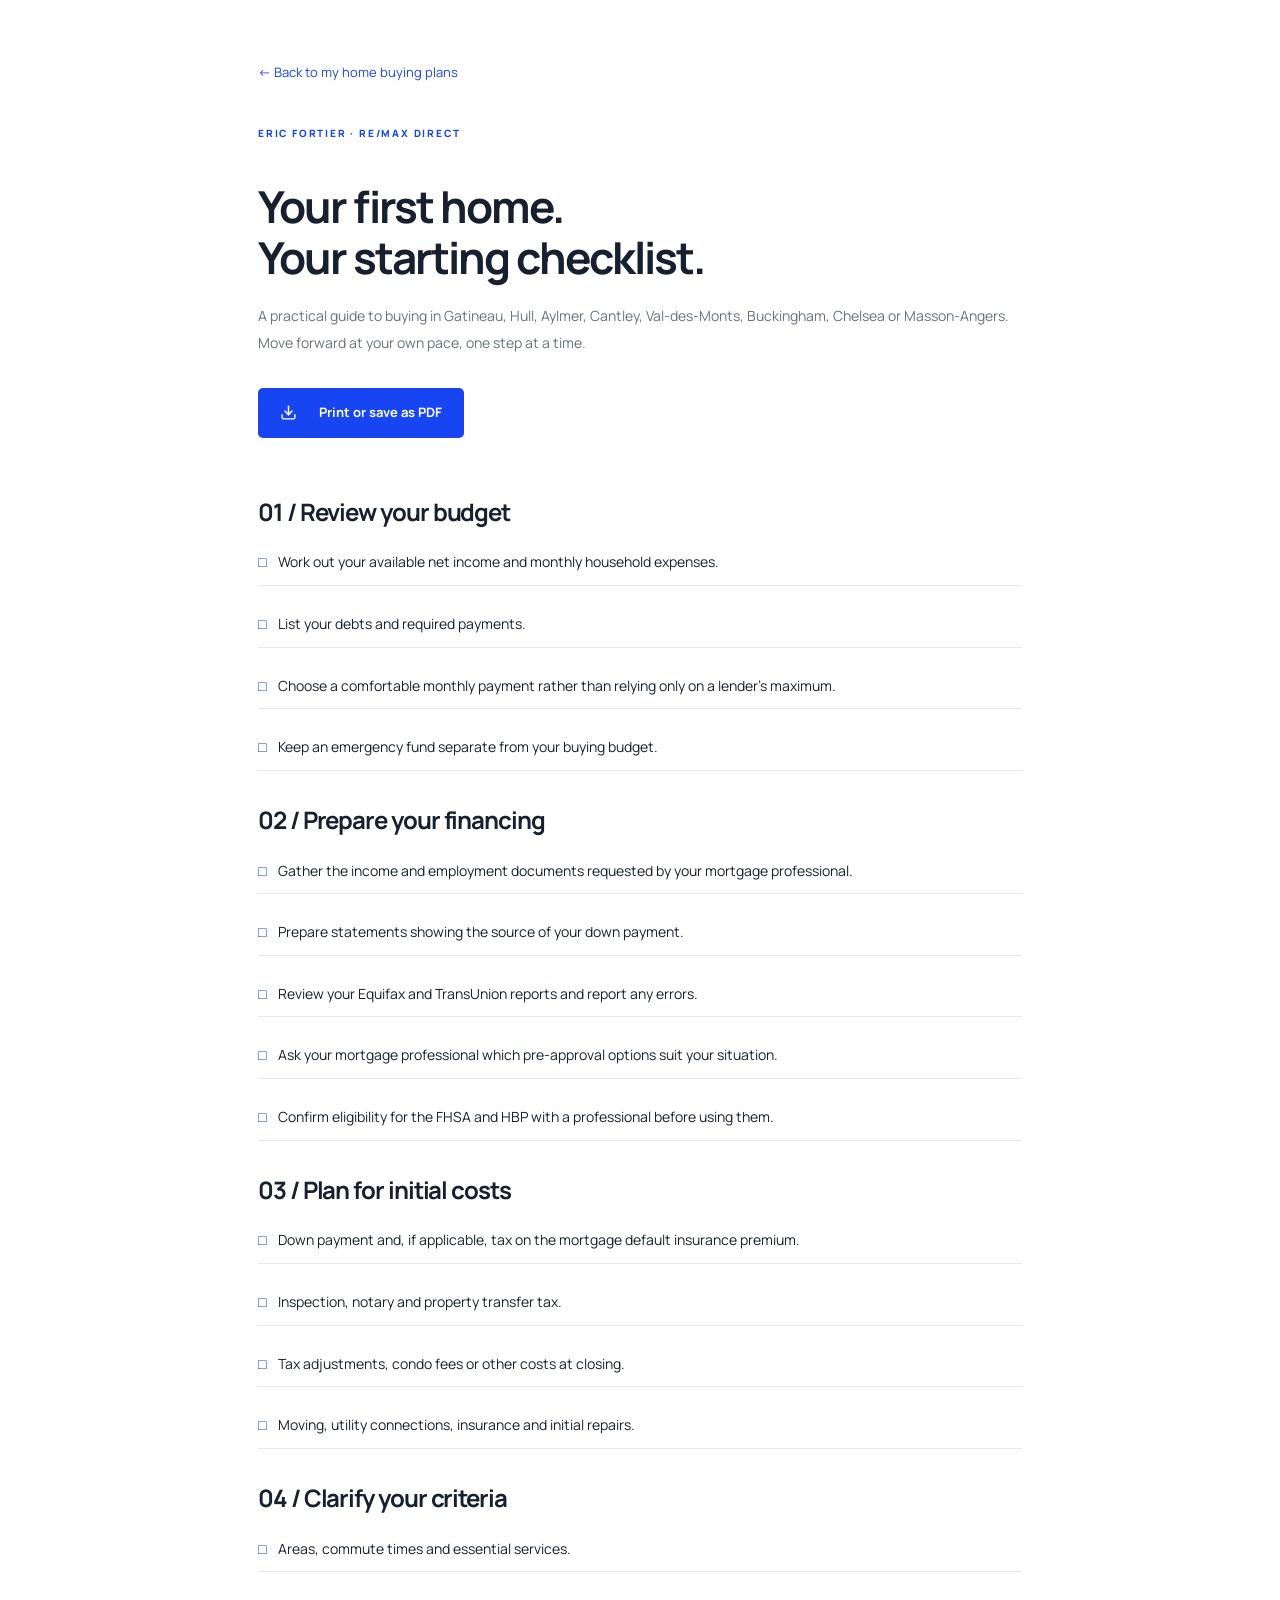
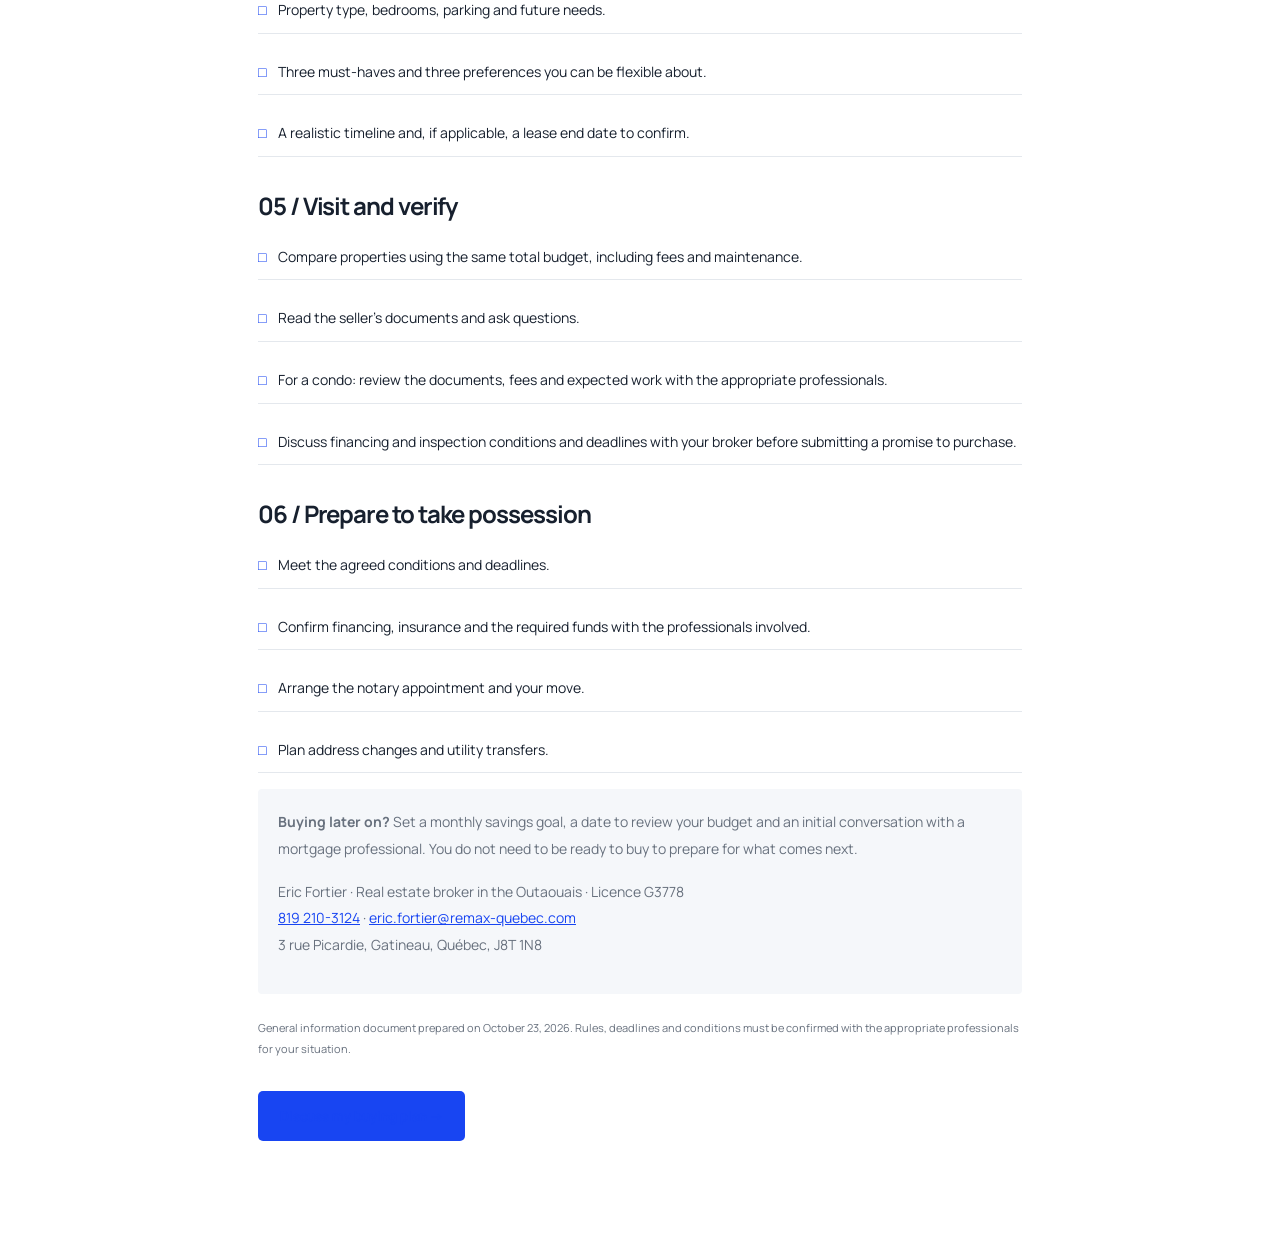
<file: en/guide-acheteur/index.html>
<!DOCTYPE html><html lang="en-CA"><head><meta charSet="utf-8"/><meta name="viewport" content="width=device-width, initial-scale=1"/><link rel="stylesheet" href="/_next/static/css/index.Aq1Fd37B.css" data-rsc-css-href="/_next/static/css/index.Aq1Fd37B.css" data-precedence="vite-rsc/importer-resources"/><link rel="modulepreload" fetchPriority="low" href="/_next/static/chunks/index-C8wMRhrP.js"/><script src="/_next/static/chunks/rolldown-runtime-C60lm6uB.js" type="module" async=""></script><script src="/_next/static/chunks/framework-D_rUT4EX.js" type="module" async=""></script><link rel="modulepreload" href="/_next/static/chunks/layout-segment-context-DI1yPoW7.js" crossorigin=""/><link rel="preload" href="https://fonts.googleapis.com/css2?family=Manrope:wght@400;500;600;700;800&amp;display=swap" as="style"/><link rel="modulepreload" href="/_next/static/chunks/language-provider-DyWtWwou.js" crossorigin=""/><link rel="modulepreload" href="/_next/static/chunks/content-CGotP-Ar.js" crossorigin=""/><link rel="modulepreload" href="/_next/static/chunks/createLucideIcon-74KYNtQo.js" crossorigin=""/><link rel="modulepreload" href="/_next/static/chunks/streamed-icons-DNogeH_Z.js" crossorigin=""/><link rel="preconnect" href="https://fonts.googleapis.com"/><link rel="preconnect" href="https://fonts.gstatic.com" crossorigin="anonymous"/><link href="https://fonts.googleapis.com/css2?family=Manrope:wght@400;500;600;700;800&amp;display=swap" rel="stylesheet"/><script>Object.assign(((self[Symbol.for("vinext.navigationRuntime")]??={bootstrap:{routeManifest:null},functions:{}}).bootstrap.rsc??={rsc:[]}),{params:{},nav:{"pathname":"/en/guide-acheteur","searchParams":[]}})</script><link rel="modulepreload" href="/_next/static/chunks/index-C8wMRhrP.js" />
</head><body><main class="guide-page"><a class="no-print" href="/en/">← Back to my home buying plans</a><span class="eyebrow">ERIC FORTIER · RE/MAX DIRECT</span><h1>Your first home.<br/>Your starting checklist.</h1><p>A practical guide to buying in Gatineau, Hull, Aylmer, Cantley, Val-des-Monts, Buckingham, Chelsea or Masson-Angers. Move forward at your own pace, one step at a time.</p><button class="btn btn-blue no-print"><svg xmlns="http://www.w3.org/2000/svg" width="17" height="17" viewBox="0 0 24 24" fill="none" stroke="currentColor" stroke-width="2" stroke-linecap="round" stroke-linejoin="round" class="lucide lucide-download" aria-hidden="true"><path d="M12 15V3"></path><path d="M21 15v4a2 2 0 0 1-2 2H5a2 2 0 0 1-2-2v-4"></path><path d="m7 10 5 5 5-5"></path></svg> Print or save as PDF</button><h2>01 / Review your budget</h2><ul><li>Work out your available net income and monthly household expenses.</li><li>List your debts and required payments.</li><li>Choose a comfortable monthly payment rather than relying only on a lender’s maximum.</li><li>Keep an emergency fund separate from your buying budget.</li></ul><h2>02 / Prepare your financing</h2><ul><li>Gather the income and employment documents requested by your mortgage professional.</li><li>Prepare statements showing the source of your down payment.</li><li>Review your Equifax and TransUnion reports and report any errors.</li><li>Ask your mortgage professional which pre-approval options suit your situation.</li><li>Confirm eligibility for the FHSA and HBP with a professional before using them.</li></ul><h2>03 / Plan for initial costs</h2><ul><li>Down payment and, if applicable, tax on the mortgage default insurance premium.</li><li>Inspection, notary and property transfer tax.</li><li>Tax adjustments, condo fees or other costs at closing.</li><li>Moving, utility connections, insurance and initial repairs.</li></ul><h2>04 / Clarify your criteria</h2><ul><li>Areas, commute times and essential services.</li><li>Property type, bedrooms, parking and future needs.</li><li>Three must-haves and three preferences you can be flexible about.</li><li>A realistic timeline and, if applicable, a lease end date to confirm.</li></ul><h2>05 / Visit and verify</h2><ul><li>Compare properties using the same total budget, including fees and maintenance.</li><li>Read the seller’s documents and ask questions.</li><li>For a condo: review the documents, fees and expected work with the appropriate professionals.</li><li>Discuss financing and inspection conditions and deadlines with your broker before submitting a promise to purchase.</li></ul><h2>06 / Prepare to take possession</h2><ul><li>Meet the agreed conditions and deadlines.</li><li>Confirm financing, insurance and the required funds with the professionals involved.</li><li>Arrange the notary appointment and your move.</li><li>Plan address changes and utility transfers.</li></ul><div class="guide-note"><p><strong>Buying later on?</strong> Set a monthly savings goal, a date to review your budget and an initial conversation with a mortgage professional. You do not need to be ready to buy to prepare for what comes next.</p><p>Eric Fortier · Real estate broker in the Outaouais · Licence G3778<br/><a href="tel:+18192103124">819 210-3124</a> · <a href="mailto:eric.fortier@remax-quebec.com">eric.fortier@remax-quebec.com</a><br/>3 rue Picardie, Gatineau, Québec, J8T 1N8</p></div><p style="font-size:11px;margin-top:24px">General information document prepared on October 23, 2026. Rules, deadlines and conditions must be confirmed with the appropriate professionals for your situation.</p><a class="btn btn-blue no-print" href="/en/#mon-projet">Discuss my buying plan →</a></main><!--$--><!--/$--><div hidden=""><!--$--><div hidden=""><title>Outaouais home buying checklist | Eric Fortier</title><meta name="description" content="Prepare to buy a home in Gatineau and the Outaouais: budget, financing, criteria, documents and closing costs."><meta name="author" content="Eric Fortier"><meta property="og:title" content="Outaouais home buying checklist | Eric Fortier"><meta property="og:description" content="Prepare to buy a home in Gatineau and the Outaouais: budget, financing, criteria, documents and closing costs."><meta property="og:url" content="https://louer-ou-acheter.eric-fortier.com/en/guide-acheteur/"><meta property="og:site_name" content="Eric Fortier | RE/MAX Direct"><meta property="og:type" content="website"><meta property="og:locale" content="en_CA"><meta property="og:image" content="https://louer-ou-acheter.eric-fortier.com/images/hero.png"><meta property="og:image:width" content="1600"><meta property="og:image:height" content="893"><meta property="og:image:alt" content="A bright home interior"><meta name="twitter:card" content="summary_large_image"><meta name="twitter:title" content="Outaouais home buying checklist | Eric Fortier"><meta name="twitter:description" content="Prepare to buy a home in Gatineau and the Outaouais: budget, financing, criteria, documents and closing costs."><meta name="twitter:image" content="https://louer-ou-acheter.eric-fortier.com/images/hero.png"><meta name="twitter:image:width" content="1600"><meta name="twitter:image:height" content="893"><meta name="twitter:image:alt" content="A bright home interior"><link data-vinext-streamed-icon="/guide-acheteur:o97amx:0" rel="icon" href="/favicon.svg"><link rel="canonical" href="https://louer-ou-acheter.eric-fortier.com/en/guide-acheteur/"><link rel="alternate" href="https://louer-ou-acheter.eric-fortier.com/guide-acheteur/" hreflang="fr-CA"><link rel="alternate" href="https://louer-ou-acheter.eric-fortier.com/en/guide-acheteur/" hreflang="en-CA"><link rel="alternate" href="https://louer-ou-acheter.eric-fortier.com/guide-acheteur/" hreflang="x-default"><script>document.querySelectorAll('body link[rel="icon"], body link[rel="apple-touch-icon"]').forEach(el => document.head.appendChild(el));const a='data-vinext-streamed-icon',o=el=>{const m=el.getAttribute(a),i=m.lastIndexOf(':');return Number(m.slice(i+1))};[...document.querySelectorAll('link['+a+']')].sort((l,r)=>o(l)-o(r)).forEach(el=>document.head.appendChild(el))</script></div><!--/$--></div><script type="module" src="/_next/static/chunks/index-C8wMRhrP.js" id="_R_" async=""></script><script>((self[Symbol.for("vinext.navigationRuntime")]??={bootstrap:{routeManifest:null},functions:{}}).bootstrap.rsc??={rsc:[]}).rsc.push("0:{\"__vinext_streaming_metadata_body:route:/guide-acheteur\":\"$L1\",\"__vinext_streaming_metadata_outlet:route:/guide-acheteur\":\"$L2\",\"page:/guide-acheteur\":\"$L3\",\"layout:/\":\"$L4\",\"route:/guide-acheteur\":\"$L5\",\"__route\":\"route:/guide-acheteur\",\"__interceptionContext\":null,\"__layoutIds\":[\"layout:/\"],\"__rootLayout\":\"/\",\"__bfcacheSegmentIdentities\":{\"layout:/\":\"[\\\"layout\\\",\\\"layout:/\\\",\\\"root-boundary:/\\\",\\\"\\\"]\",\"page:/guide-acheteur\":\"[\\\"page\\\",\\\"page:/guide-acheteur\\\",\\\"root-boundary:/\\\",\\\"[\\\\\\\"guide-acheteur\\\\\\\"]\\\"]\"},\"__srcPage\":[\"guide-acheteur\",\"page\"],\"__layoutFlags\":{\"layout:/\":\"d\"},\"__artifactCompatibility\":{\"schemaVersion\":1,\"graphVersion\":\"app-route-graph:0c9990a03a60d35c\",\"deploymentVersion\":\"72fd02e5-f4cd-4980-8bf8-6cdb6b30e25d\",\"appElementsSchemaVersion\":1,\"rscPayloadSchemaVersion\":1,\"rootBoundaryId\":\"/\",\"renderEpoch\":null},\"__dynamicStaleTime\":0}\n")</script><script>((self[Symbol.for("vinext.navigationRuntime")]??={bootstrap:{routeManifest:null},functions:{}}).bootstrap.rsc??={rsc:[]}).rsc.push("7:I[\"4848e4c37c5f\",[],\"GlobalErrorBoundary\",1]\n")</script><script>((self[Symbol.for("vinext.navigationRuntime")]??={bootstrap:{routeManifest:null},functions:{}}).bootstrap.rsc??={rsc:[]}).rsc.push("8:I[\"c7bee9e9fffc\",[],\"default\",1]\n")</script><script>((self[Symbol.for("vinext.navigationRuntime")]??={bootstrap:{routeManifest:null},functions:{}}).bootstrap.rsc??={rsc:[]}).rsc.push("9:I[\"4848e4c37c5f\",[],\"ErrorBoundary\",1]\n")</script><script>((self[Symbol.for("vinext.navigationRuntime")]??={bootstrap:{routeManifest:null},functions:{}}).bootstrap.rsc??={rsc:[]}).rsc.push("a:I[\"19654edb5f15\",[],\"LayoutSegmentProvider\",1]\n")</script><script>((self[Symbol.for("vinext.navigationRuntime")]??={bootstrap:{routeManifest:null},functions:{}}).bootstrap.rsc??={rsc:[]}).rsc.push("b:I[\"ab3f52470f87\",[],\"Slot\",1]\n")</script><script>((self[Symbol.for("vinext.navigationRuntime")]??={bootstrap:{routeManifest:null},functions:{}}).bootstrap.rsc??={rsc:[]}).rsc.push("c:I[\"4848e4c37c5f\",[],\"NotFoundBoundary\",1]\n")</script><script>((self[Symbol.for("vinext.navigationRuntime")]??={bootstrap:{routeManifest:null},functions:{}}).bootstrap.rsc??={rsc:[]}).rsc.push("d:I[\"64c81e448e55\",[],\"AppRouterScrollTarget\",1]\n")</script><script>((self[Symbol.for("vinext.navigationRuntime")]??={bootstrap:{routeManifest:null},functions:{}}).bootstrap.rsc??={rsc:[]}).rsc.push("e:I[\"4848e4c37c5f\",[],\"RedirectBoundary\",1]\n")</script><script>((self[Symbol.for("vinext.navigationRuntime")]??={bootstrap:{routeManifest:null},functions:{}}).bootstrap.rsc??={rsc:[]}).rsc.push("f:\"$Sreact.suspense\"\n")</script><script>((self[Symbol.for("vinext.navigationRuntime")]??={bootstrap:{routeManifest:null},functions:{}}).bootstrap.rsc??={rsc:[]}).rsc.push(":HL[\"/_next/static/css/index.Aq1Fd37B.css\",\"style\"     ]\n")</script><script>((self[Symbol.for("vinext.navigationRuntime")]??={bootstrap:{routeManifest:null},functions:{}}).bootstrap.rsc??={rsc:[]}).rsc.push("4:[[[\"$\",\"link\",\"css:/_next/static/css/index.Aq1Fd37B.css\",{\"rel\":\"stylesheet\",\"precedence\":\"vite-rsc/importer-resources\",\"href\":\"/_next/static/css/index.Aq1Fd37B.css\",\"data-rsc-css-href\":\"/_next/static/css/index.Aq1Fd37B.css\"}],\"$undefined\"],\"$L6\"]\n")</script><script>((self[Symbol.for("vinext.navigationRuntime")]??={bootstrap:{routeManifest:null},functions:{}}).bootstrap.rsc??={rsc:[]}).rsc.push("5:[[[\"$\",\"meta\",null,{\"charSet\":\"utf-8\"}],null,[[\"$\",\"meta\",\"0\",{\"name\":\"viewport\",\"content\":\"width=device-width, initial-scale=1\"}]]],[\"$\",\"$L7\",null,{\"fallback\":\"$8\",\"children\":[\"$\",\"$L9\",null,{\"fallback\":\"$8\",\"children\":[\"$\",\"$La\",null,{\"providerId\":\"layout:/\",\"segmentMap\":{\"children\":[\"guide-acheteur\"]},\"children\":[\"$\",\"$Lb\",null,{\"id\":\"layout:/\",\"parallelSlots\":\"$undefined\",\"children\":[\"$\",\"$Lc\",null,{\"resetKey\":\"guide-acheteur\",\"fallback\":[[\"$\",\"title\",null,{\"children\":\"404: This page could not be found.\"}],[\"$\",\"div\",null,{\"style\":{\"fontFamily\":\"system-ui,\\\"Segoe UI\\\",Roboto,Helvetica,Arial,sans-serif,\\\"Apple Color Emoji\\\",\\\"Segoe UI Emoji\\\"\",\"height\":\"100vh\",\"textAlign\":\"center\",\"display\":\"flex\",\"flexDirection\":\"column\",\"alignItems\":\"center\",\"justifyContent\":\"center\"},\"children\":[\"$\",\"div\",null,{\"children\":[[\"$\",\"style\",null,{\"dangerouslySetInnerHTML\":{\"__html\":\"body{color:#000;background:#fff;margin:0}.next-error-h1{border-right:1px solid rgba(0,0,0,.3)}@media (prefers-color-scheme:dark){body{color:#fff;background:#000}.next-error-h1{border-right:1px solid rgba(255,255,255,.3)}}\"}}],[\"$\",\"h1\",null,{\"className\":\"next-error-h1\",\"style\":{\"display\":\"inline-block\",\"margin\":\"0 20px 0 0\",\"padding\":\"0 23px 0 0\",\"fontSize\":24,\"fontWeight\":500,\"verticalAlign\":\"top\",\"lineHeight\":\"49px\"},\"children\":404}],[\"$\",\"div\",null,{\"style\":{\"display\":\"inline-block\"},\"children\":[\"$\",\"h2\",null,{\"style\":{\"fontSize\":14,\"fontWeight\":400,\"lineHeight\":\"49px\",\"margin\":0},\"children\":\"This page could not be found.\"}]}]]}]}]],\"children\":[\"$\",\"$Ld\",null,{\"children\":[\"$\",\"$Le\",null,{\"children\":[[\"$\",\"$La\",null,{\"providerId\":\"page:/guide-acheteur\",\"segmentMap\":{\"children\":[\"__PAGE__\"]},\"children\":[\"$\",\"$Lb\",null,{\"id\":\"page:/guide-acheteur\"}]}],[\"$\",\"$f\",null,{\"fallback\":null,\"children\":[\"$\",\"$Lb\",null,{\"id\":\"__vinext_streaming_metadata_outlet:route:/guide-acheteur\"}]}]]}]}]}]}]}]}]}],null,[\"$\",\"div\",null,{\"hidden\":true,\"children\":[\"$\",\"$f\",null,{\"fallback\":null,\"children\":[\"$\",\"$Lb\",null,{\"id\":\"__vinext_streaming_metadata_body:route:/guide-acheteur\"}]}]}]]\n")</script><script>((self[Symbol.for("vinext.navigationRuntime")]??={bootstrap:{routeManifest:null},functions:{}}).bootstrap.rsc??={rsc:[]}).rsc.push("10:I[\"2753c1e9dbba\",[],\"default\",1]\n")</script><script>((self[Symbol.for("vinext.navigationRuntime")]??={bootstrap:{routeManifest:null},functions:{}}).bootstrap.rsc??={rsc:[]}).rsc.push("3:[\"$\",\"$L10\",null,{}]\n")</script><script>((self[Symbol.for("vinext.navigationRuntime")]??={bootstrap:{routeManifest:null},functions:{}}).bootstrap.rsc??={rsc:[]}).rsc.push("11:I[\"0de46348a03c\",[],\"default\",1]\n")</script><script>((self[Symbol.for("vinext.navigationRuntime")]??={bootstrap:{routeManifest:null},functions:{}}).bootstrap.rsc??={rsc:[]}).rsc.push("12:I[\"ab3f52470f87\",[],\"Children\",1]\n")</script><script>((self[Symbol.for("vinext.navigationRuntime")]??={bootstrap:{routeManifest:null},functions:{}}).bootstrap.rsc??={rsc:[]}).rsc.push(":HL[\"https://fonts.googleapis.com/css2?family=Manrope:wght@400;500;600;700;800\u0026display=swap\",\"style\"     ]\n")</script><script>((self[Symbol.for("vinext.navigationRuntime")]??={bootstrap:{routeManifest:null},functions:{}}).bootstrap.rsc??={rsc:[]}).rsc.push("6:[\"$\",\"html\",null,{\"lang\":\"en-CA\",\"children\":[[\"$\",\"head\",null,{\"children\":[[\"$\",\"link\",null,{\"rel\":\"preconnect\",\"href\":\"https://fonts.googleapis.com\"}],[\"$\",\"link\",null,{\"rel\":\"preconnect\",\"href\":\"https://fonts.gstatic.com\",\"crossOrigin\":\"anonymous\"}],[\"$\",\"link\",null,{\"href\":\"https://fonts.googleapis.com/css2?family=Manrope:wght@400;500;600;700;800\u0026display=swap\",\"rel\":\"stylesheet\"}]]}],[\"$\",\"body\",null,{\"children\":[\"$\",\"$L11\",null,{\"initialLocale\":\"en\",\"initialPath\":\"/en/guide-acheteur\",\"children\":[\"$\",\"$L12\",null,{}]}]}]]}]\n")</script><script>((self[Symbol.for("vinext.navigationRuntime")]??={bootstrap:{routeManifest:null},functions:{}}).bootstrap.rsc??={rsc:[]}).rsc.push("14:I[\"037f67ca7f8d\",[],\"StreamedIconsInsertion\",1]\n")</script><script>((self[Symbol.for("vinext.navigationRuntime")]??={bootstrap:{routeManifest:null},functions:{}}).bootstrap.rsc??={rsc:[]}).rsc.push("13:T96e,")</script><script>((self[Symbol.for("vinext.navigationRuntime")]??={bootstrap:{routeManifest:null},functions:{}}).bootstrap.rsc??={rsc:[]}).rsc.push("\u003ctitle\u003eOutaouais home buying checklist | Eric Fortier\u003c/title\u003e\u003cmeta name=\"description\" content=\"Prepare to buy a home in Gatineau and the Outaouais: budget, financing, criteria, documents and closing costs.\"\u003e\u003cmeta name=\"author\" content=\"Eric Fortier\"\u003e\u003cmeta property=\"og:title\" content=\"Outaouais home buying checklist | Eric Fortier\"\u003e\u003cmeta property=\"og:description\" content=\"Prepare to buy a home in Gatineau and the Outaouais: budget, financing, criteria, documents and closing costs.\"\u003e\u003cmeta property=\"og:url\" content=\"https://lo")</script><script>((self[Symbol.for("vinext.navigationRuntime")]??={bootstrap:{routeManifest:null},functions:{}}).bootstrap.rsc??={rsc:[]}).rsc.push("uer-ou-acheter.eric-fortier.com/en/guide-acheteur/\"\u003e\u003cmeta property=\"og:site_name\" content=\"Eric Fortier | RE/MAX Direct\"\u003e\u003cmeta property=\"og:type\" content=\"website\"\u003e\u003cmeta property=\"og:locale\" content=\"en_CA\"\u003e\u003cmeta property=\"og:image\" content=\"https://louer-ou-acheter.eric-fortier.com/images/hero.png\"\u003e\u003cmeta property=\"og:image:width\" content=\"1600\"\u003e\u003cmeta property=\"og:image:height\" content=\"893\"\u003e\u003cmeta property=\"og:image:alt\" content=\"A bright home interior\"\u003e\u003cmeta name=\"twitter:card\" content=\"summary_large_image\"\u003e\u003cmeta name=\"twitter:title\" content=\"Outaouais home buying checklist | Eric Fortier\"\u003e\u003cmeta name=\"twitter:description\" content=\"Prepare to buy a home in Gatineau and the Outaouais: budget, financing, criteria, documents and closing costs.\"\u003e\u003cmeta name=\"twitter:image\" content=\"https://louer-ou-acheter.eric-fortier.com/images/hero.png\"\u003e\u003cmeta name=\"twitter:image:width\" content=\"1600\"\u003e\u003cmeta name=\"twitter:image:height\" content=\"893\"\u003e\u003cmeta name=\"twitter:image:alt\" content=\"A bright home interior\"\u003e\u003clink data-vinext-streamed-icon=\"/guide-acheteur:o97amx:0\" rel=\"icon\" href=\"/favicon.svg\"\u003e\u003clink rel=\"canonical\" href=\"https://louer-ou-acheter.eric-fortier.com/en/guide-acheteur/\"\u003e\u003clink rel=\"alternate\" href=\"https://louer-ou-acheter.eric-fortier.com/guide-acheteur/\" hreflang=\"fr-CA\"\u003e\u003clink rel=\"alternate\" href=\"https://louer-ou-acheter.eric-fortier.com/en/guide-acheteur/\" hreflang=\"en-CA\"\u003e\u003clink rel=\"alternate\" href=\"https://louer-ou-acheter.eric-fortier.com/guide-acheteur/\" hreflang=\"x-default\"\u003e\u003cscript\u003edocument.querySelectorAll('body link[rel=\"icon\"], body link[rel=\"apple-touch-icon\"]').forEach(el =\u003e document.head.appendChild(el));const a='data-vinext-streamed-icon',o=el=\u003e{const m=el.getAttribute(a),i=m.lastIndexOf(':');return Number(m.slice(i+1))};[...document.querySelectorAll('link['+a+']')].sort((l,r)=\u003eo(l)-o(r)).forEach(el=\u003edocument.head.appendChild(el))\u003c/script\u003e")</script><script>((self[Symbol.for("vinext.navigationRuntime")]??={bootstrap:{routeManifest:null},functions:{}}).bootstrap.rsc??={rsc:[]}).rsc.push("1:[[\"$\",\"div\",null,{\"hidden\":true,\"suppressHydrationWarning\":true,\"dangerouslySetInnerHTML\":{\"__html\":\"$13\"}}],[\"$\",\"$L14\",null,{\"metadataKey\":\"/guide-acheteur:o97amx\"}]]\n")</script><script>((self[Symbol.for("vinext.navigationRuntime")]??={bootstrap:{routeManifest:null},functions:{}}).bootstrap.rsc??={rsc:[]}).rsc.push("2:null\n")</script><script>Object.assign(((self[Symbol.for("vinext.navigationRuntime")]??={bootstrap:{routeManifest:null},functions:{}}).bootstrap.rsc??={rsc:[]}),{"initialCacheKind":"dynamic","dynamicStaleTimeSeconds":0});((self[Symbol.for("vinext.navigationRuntime")]??={bootstrap:{routeManifest:null},functions:{}}).bootstrap.rsc??={rsc:[]}).done=true</script></body></html>
</file>
